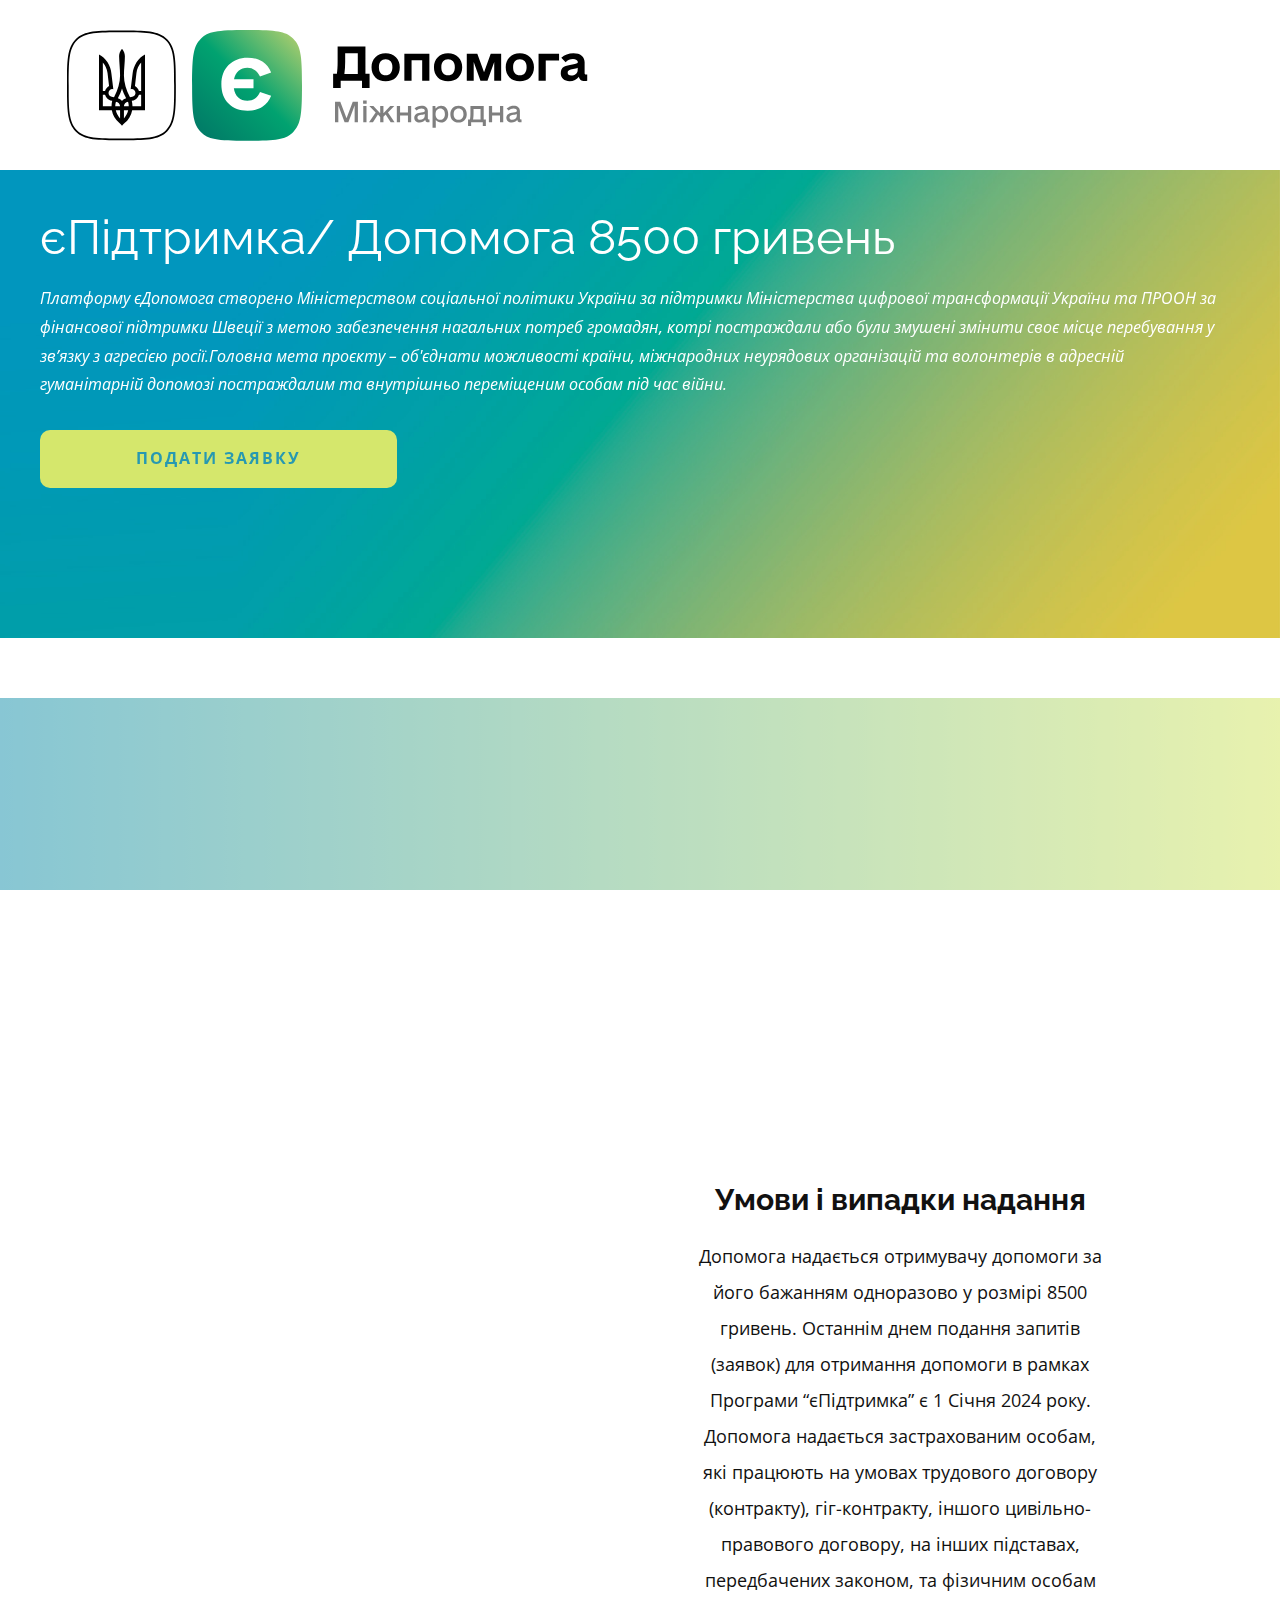
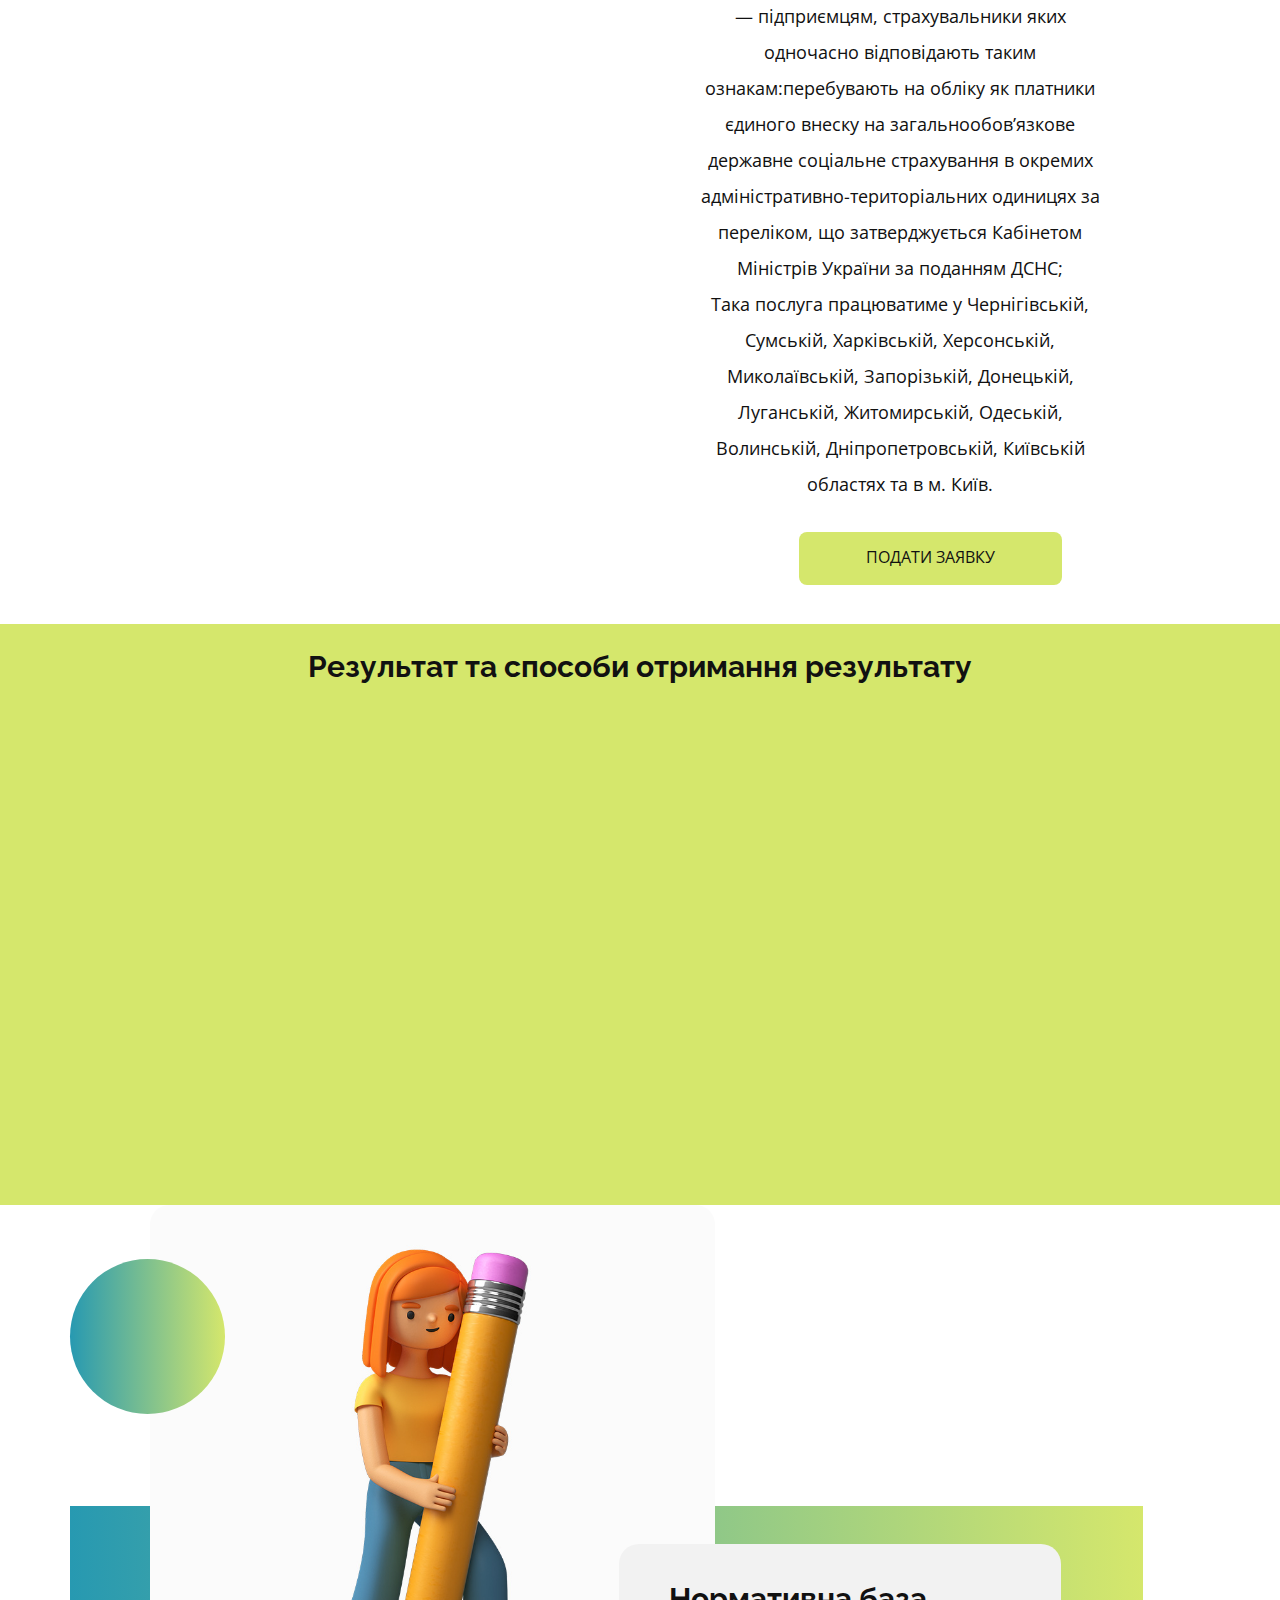
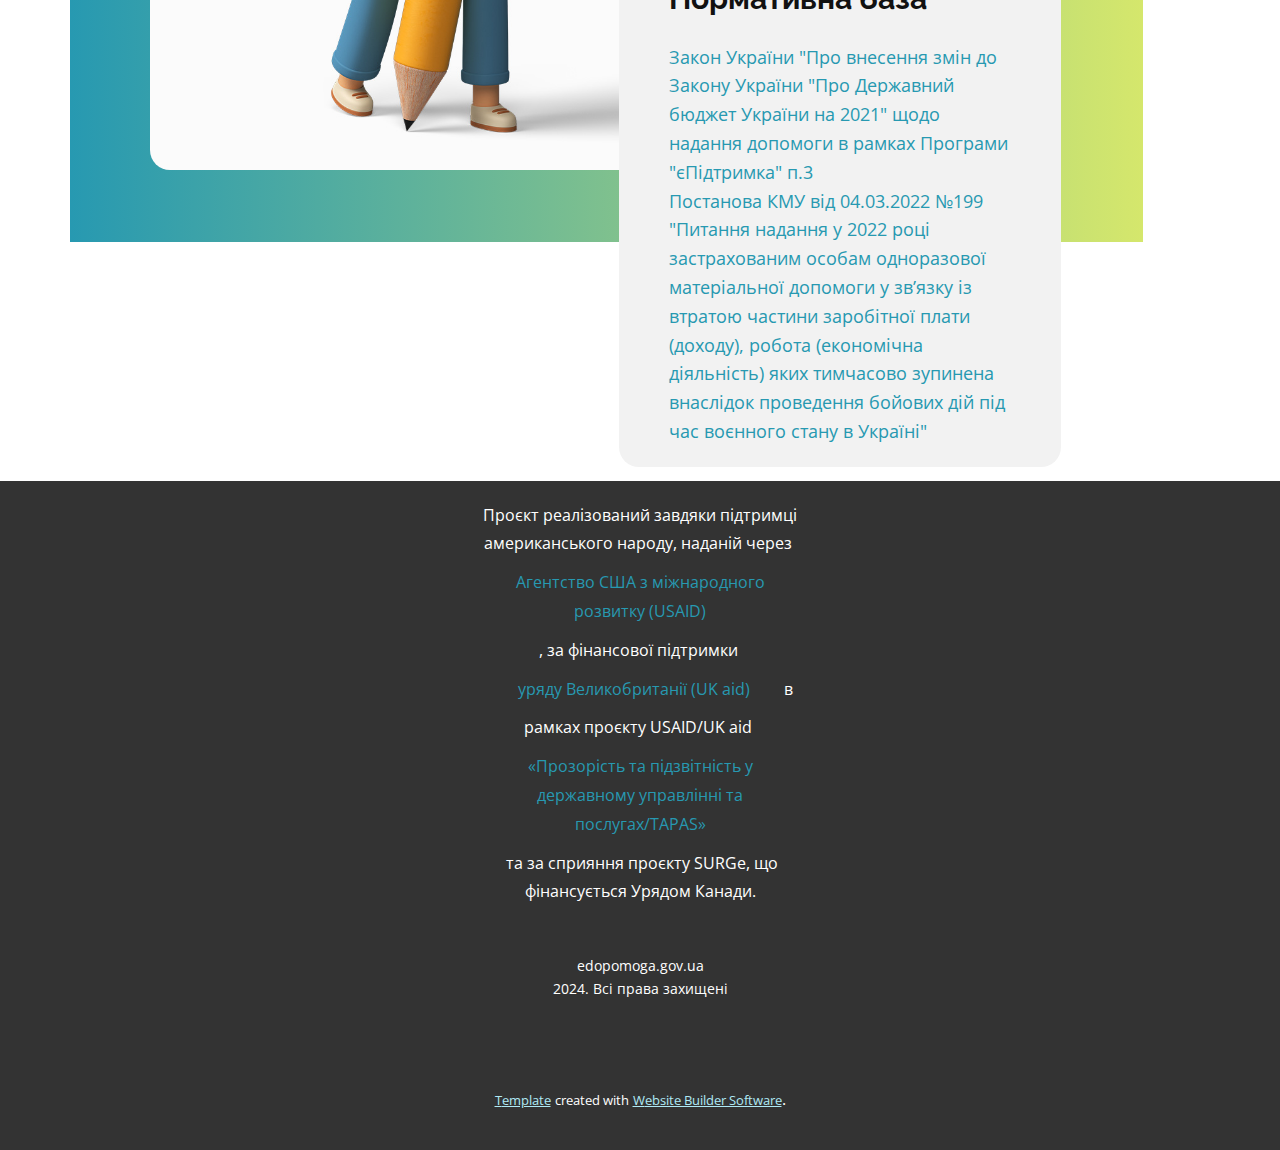
<file: index.html>
<!DOCTYPE html>
<html style="font-size: 16px;" lang="uk"><head>
    <meta name="viewport" content="width=device-width, initial-scale=1.0">
    <meta charset="utf-8">
    <meta name="keywords" content="​Library Education, ​Meet our Principal, ​Helping each child find and follow their best learning path.">
    <meta name="description" content="">
    <title>Главная</title>
    <link rel="stylesheet" href="nicepage.css" media="screen">
<link rel="stylesheet" href="Главная.css" media="screen">
    <script class="u-script" type="text/javascript" src="jquery-1.9.1.min.js" defer=""></script>
    <script class="u-script" type="text/javascript" src="nicepage.js" defer=""></script>
    <meta name="generator" content="Nicepage 6.3.4, nicepage.com">
    <link id="u-theme-google-font" rel="stylesheet" href="https://fonts.googleapis.com/css?family=Raleway:100,100i,200,200i,300,300i,400,400i,500,500i,600,600i,700,700i,800,800i,900,900i|Open+Sans:300,300i,400,400i,500,500i,600,600i,700,700i,800,800i">
    <link id="u-page-google-font" rel="stylesheet" href="https://fonts.googleapis.com/css?family=Raleway:100,100i,200,200i,300,300i,400,400i,500,500i,600,600i,700,700i,800,800i,900,900i">
    
    
    
    
    
    
    
    <script type="application/ld+json">{
		"@context": "http://schema.org",
		"@type": "Organization",
		"name": "FinUniorEC",
		"logo": "images/r4yuHhW0RnK0.svg"
}</script>
    <meta name="theme-color" content="#2799b1">
    <meta property="og:title" content="Главная">
    <meta property="og:type" content="website">
  <meta data-intl-tel-input-cdn-path="intlTelInput/"></head>
  <body data-home-page="https://finunior.nicepage.io/Главная.html?version=23b1c4d4-65ea-a64d-2ce2-729350b80baf" data-home-page-title="Главная" data-path-to-root="./" data-include-products="false" class="u-body u-xl-mode" data-lang="uk" data-lang-ru="{&quot;head-title&quot;:&quot;&quot;,&quot;head-keywords&quot;:&quot;​Library Education, ​Meet our Principal, ​Helping each child find and follow their best learning path.&quot;,&quot;head-description&quot;:&quot;&quot;}" data-lang-uk="{&quot;head-title&quot;:&quot;&quot;,&quot;head-keywords&quot;:&quot;​Library Education, ​Meet our Principal, ​Helping each child find and follow their best learning path.&quot;,&quot;head-description&quot;:&quot;&quot;}"><header class="u-clearfix u-header u-header" id="sec-9c34"><div class="u-clearfix u-sheet u-sheet-1">
        <a href="https://nicepage.app" class="u-image u-logo u-image-1" data-image-width="227" data-image-height="49">
          <img src="images/r4yuHhW0RnK0.svg" class="u-logo-image u-logo-image-1">
        </a>
      </div></header>
    <section class="u-align-center u-clearfix u-image u-valign-middle-md u-valign-middle-sm u-section-1" id="sec-6c81" data-image-width="1980" data-image-height="1114">
      <div class="data-layout-selected u-clearfix u-expanded-width u-gutter-0 u-layout-wrap u-layout-wrap-1">
        <div class="u-layout" style="">
          <div class="u-layout-row" style="">
            <div class="u-align-left u-container-style u-layout-cell u-left-cell u-shape-rectangle u-size-60 u-size-xs-60 u-layout-cell-1" src="">
              <div class="u-container-layout u-valign-bottom-xs u-container-layout-1">
                <h1 class="u-text u-text-body-alt-color u-text-1" data-animation-name="fadeIn" data-animation-duration="1000" data-animation-direction="Left" data-animation-delay="250" data-lang-ru="​єПідтримка/ Допомога 8500 гривень&amp;nbsp;" data-lang-uk="​єПідтримка/ Допомога 8500 гривень&amp;nbsp;"> єПідтримка/ Допомога 8500 гривень&nbsp;</h1>
                <p class="u-text u-text-body-alt-color u-text-2" data-animation-name="fadeIn" data-animation-duration="1000" data-animation-direction="Up" data-animation-delay="250" data-lang-ru="Пла<span style=&quot;font-size: 1rem;&quot;>тформу єДопомога створено Міністерством соціальної політики України за підтримки Міністерства цифрової трансформації України та ПРООН за фінансової підтримки Швеції з метою забезпечення нагальних потреб громадян, котрі постраждали або були змушені змінити своє місце перебування у зв’язку з агресією росії.Головна мета проєкту – об'єднати можливості країни, міжнародних неурядових організацій та волонтерів в адресній гуманітарній допомозі постраждалим та внутрішньо переміщеним особам під час війни.</span>" data-lang-uk="Пла<span style=&quot;font-size: 1rem;&quot;>тформу єДопомога створено Міністерством соціальної політики України за підтримки Міністерства цифрової трансформації України та ПРООН за фінансової підтримки Швеції з метою забезпечення нагальних потреб громадян, котрі постраждали або були змушені змінити своє місце перебування у зв’язку з агресією росії.Головна мета проєкту – об'єднати можливості країни, міжнародних неурядових організацій та волонтерів в адресній гуманітарній допомозі постраждалим та внутрішньо переміщеним особам під час війни.</span>">Пла<span style="font-size: 1rem;">тформу єДопомога створено Міністерством соціальної політики України за підтримки Міністерства цифрової трансформації України та ПРООН за фінансової підтримки Швеції з метою забезпечення нагальних потреб громадян, котрі постраждали або були змушені змінити своє місце перебування у зв’язку з агресією росії.Головна мета проєкту – об'єднати можливості країни, міжнародних неурядових організацій та волонтерів в адресній гуманітарній допомозі постраждалим та внутрішньо переміщеним особам під час війни.</span>
                </p>
                <a href="авторизація.html" class="u-border-none u-btn u-btn-round u-button-style u-palette-3-base u-radius-10 u-text-palette-1-base u-btn-1" data-animation-name="fadeIn" data-animation-duration="1000" data-animation-direction="Up" data-animation-delay="500" data-lang-ru="{&quot;content&quot;:&quot;ПОДАТИ ЗАЯВКУ​&quot;,&quot;href&quot;:&quot;421812839&quot;}" data-lang-uk="{&quot;content&quot;:&quot;ПОДАТИ ЗАЯВКУ​&quot;,&quot;href&quot;:&quot;421812839&quot;}">ПОДАТИ ЗАЯВКУ </a>
              </div>
            </div>
          </div>
        </div>
      </div>
    </section>
    <section class="u-align-center u-clearfix u-white u-section-2" id="carousel_2f1f">
      <div class="custom-expanded u-expanded-width-lg u-expanded-width-md u-expanded-width-sm u-expanded-width-xl u-gradient u-opacity u-opacity-55 u-shape u-shape-rectangle u-shape-1" data-animation-name="rollIn" data-animation-duration="1000" data-animation-direction=""></div>
      <div class="data-layout-selected u-clearfix u-gutter-40 u-layout-spacing-vertical u-layout-wrap u-layout-wrap-1">
        <div class="u-gutter-0 u-layout">
          <div class="u-layout-row">
            <div class="u-size-31 u-size-60-md">
              <div class="u-layout-col">
                <div class="u-size-20">
                  <div class="u-layout-row">
                    <div class="u-container-style u-layout-cell u-right-cell u-size-20 u-layout-cell-1" wfd-invisible="true">
                      <div class="u-container-layout u-container-layout-1"></div>
                    </div>
                    <div class="u-container-style u-layout-cell u-layout-cell-2">
                      <div class="u-container-layout u-container-layout-2"></div>
                    </div>
                  </div>
                </div>
                <div class="u-size-40">
                  <div class="u-layout-row">
                    <div class="u-align-center u-container-style u-layout-cell u-radius-20 u-right-cell u-shape-round u-size-40 u-white u-layout-cell-3" data-animation-name="fadeIn" data-animation-duration="1000" data-animation-direction="Left" data-animation-delay="250">
                      <div class="u-container-layout u-container-layout-3">
                        <img class="custom-expanded u-expanded-width-lg u-expanded-width-md u-expanded-width-sm u-expanded-width-xl u-image u-image-round u-radius-20 u-image-1" src="images/bn.jpg" alt="" data-image-width="800" data-image-height="800" data-animation-name="fadeIn" data-animation-duration="2000" data-animation-direction="Left" data-animation-delay="250" data-lang-ru="" data-lang-uk="">
                        <h5 class="u-text u-text-1" data-lang-ru="Які банки приймають участь у програмі?​" data-lang-uk="Які банки приймають участь у програмі?​">Які банки приймають участь у програмі? </h5>
                        <p class="u-text u-text-2" data-lang-ru="У програмі приймають участь усі банки, які підключені до єПідтримки: Monobank, Альфа-банк, Приват Банк, А-Банк, Ощадбанк, Укргазбанк, Raiffeisen BANK, Восток банк, IdeaBank, izibank, ПУМБ.​" data-lang-uk="У програмі приймають участь усі банки, які підключені до єПідтримки: Monobank, Альфа-банк, Приват Банк, А-Банк, Ощадбанк, Укргазбанк, Raiffeisen BANK, Восток банк, IdeaBank, izibank, ПУМБ.​">У програмі приймають участь усі банки, які підключені до єПідтримки: Monobank, Альфа-банк, Приват Банк, А-Банк, Ощадбанк, Укргазбанк, Raiffeisen BANK, Восток банк, IdeaBank, izibank, ПУМБ. </p>
                        <a href="авторизація.html" class="u-border-none u-btn u-btn-round u-button-style u-palette-3-base u-radius-10 u-text-palette-1-base u-btn-1" data-animation-name="rollIn" data-animation-duration="1000" data-animation-direction="" data-animation-delay="500" data-lang-ru="{&quot;content&quot;:&quot;подати заявку​&quot;,&quot;href&quot;:&quot;421812839&quot;}" data-lang-uk="{&quot;content&quot;:&quot;подати заявку​&quot;,&quot;href&quot;:&quot;421812839&quot;}">подати заявку </a>
                      </div>
                    </div>
                  </div>
                </div>
              </div>
            </div>
            <div class="u-size-29 u-size-60-md">
              <div class="u-layout-col">
                <div class="u-align-center u-container-style u-layout-cell u-left-cell u-radius-20 u-size-40 u-layout-cell-4" data-animation-name="zoomIn" data-animation-duration="2000" data-animation-direction="">
                  <div class="u-container-layout u-valign-top-lg u-valign-top-md u-valign-top-sm u-valign-top-xl u-container-layout-4" src="">
                    <img class="u-image u-image-round u-radius-20 u-image-2" src="images/kj.jpg" data-image-width="1200" data-image-height="1002" data-animation-name="fadeIn" data-animation-duration="1000" data-animation-direction="Right" data-animation-delay="250" data-lang-ru="" data-lang-uk="">
                  </div>
                </div>
                <div class="u-align-center u-container-style u-layout-cell u-left-cell u-size-20 u-white u-layout-cell-5">
                  <div class="u-container-layout u-container-layout-5">
                    <h3 class="u-text u-text-default u-text-3" data-lang-ru="Умови і випадки надання​" data-lang-uk="Умови і випадки надання​">Умови і випадки надання </h3>
                    <p class="u-text u-text-4" data-lang-ru="Допомога надається отримувачу допомоги за його бажанням одноразово у розмірі 8500 гривень. Останнім днем подання запитів (заявок) для отримання допомоги в​​​ рамках Програми “єПідтримка” є 1 Січня 2024 року.<br>Допомога надається застрахованим особам, які працюють на умовах трудового договору (контракту), гіг-контракту, іншого цивільно-правового договору, на інших підставах, передбачених законом, та фізичним особам — підприємцям, страхувальники яких одночасно відповідають таким ознакам:перебувають на обліку як платники єдиного внеску на загальнообов’язкове державне соціальне страхування в окремих адміністративно-територіальних одиницях за переліком, що затверджується Кабінетом Міністрів України за поданням ДСНС;<br>Така послуга працюватиме у Чернігівській, Сумській, Харківській, Херсонській, Миколаївській, Запорізькій, Донецькій, Луганській, Житомирській, Одеській, Волинській, Дніпропетровській, Київській областях та в м. Київ. ​" data-lang-uk="Допомога надається отримувачу допомоги за його бажанням одноразово у розмірі 8500 гривень. Останнім днем подання запитів (заявок) для отримання допомоги в​​​ рамках Програми “єПідтримка” є 1 Січня 2024 року.<br>Допомога надається застрахованим особам, які працюють на умовах трудового договору (контракту), гіг-контракту, іншого цивільно-правового договору, на інших підставах, передбачених законом, та фізичним особам — підприємцям, страхувальники яких одночасно відповідають таким ознакам:перебувають на обліку як платники єдиного внеску на загальнообов’язкове державне соціальне страхування в окремих адміністративно-територіальних одиницях за переліком, що затверджується Кабінетом Міністрів України за поданням ДСНС;<br>Така послуга працюватиме у Чернігівській, Сумській, Харківській, Херсонській, Миколаївській, Запорізькій, Донецькій, Луганській, Житомирській, Одеській, Волинській, Дніпропетровській, Київській областях та в м. Київ. ​">Допомога надається отримувачу допомоги за його бажанням одноразово у розмірі 8500 гривень. Останнім днем подання запитів (заявок) для отримання допомоги в​​​ рамках Програми “єПідтримка” є 1 Січня 2024 року.<br>Допомога надається застрахованим особам, які працюють на умовах трудового договору (контракту), гіг-контракту, іншого цивільно-правового договору, на інших підставах, передбачених законом, та фізичним особам — підприємцям, страхувальники яких одночасно відповідають таким ознакам:перебувають на обліку як платники єдиного внеску на загальнообов’язкове державне соціальне страхування в окремих адміністративно-територіальних одиницях за переліком, що затверджується Кабінетом Міністрів України за поданням ДСНС;<br>Така послуга працюватиме у Чернігівській, Сумській, Харківській, Херсонській, Миколаївській, Запорізькій, Донецькій, Луганській, Житомирській, Одеській, Волинській, Дніпропетровській, Київській областях та в м. Київ. 
                    </p>
                  </div>
                </div>
              </div>
            </div>
          </div>
        </div>
      </div>
      <a href="авторизація.html" class="u-btn u-btn-round u-button-style u-hover-palette-4-base u-palette-3-base u-radius u-btn-2" data-lang-ru="{&quot;content&quot;:&quot;ПОДАТИ ЗАЯВКУ​&quot;,&quot;href&quot;:&quot;421812839&quot;}" data-lang-uk="{&quot;content&quot;:&quot;ПОДАТИ ЗАЯВКУ​&quot;,&quot;href&quot;:&quot;421812839&quot;}">ПОДАТИ ЗАЯВКУ </a>
    </section>
    <section class="u-align-center u-clearfix u-palette-3-base u-section-3" id="carousel_aed0">
      <div class="u-clearfix u-sheet u-sheet-1">
        <h3 class="u-text u-text-default u-text-1" data-lang-ru="Результат та способи отримання результату<span style=&quot;font-weight: 700;&quot;>​</span>​" data-lang-uk="Результат та способи отримання результату<span style=&quot;font-weight: 700;&quot;>​</span>​">Результат та способи отримання результату<span style="font-weight: 700;"></span>
        </h3>
        <div class="u-expanded-width u-list u-list-1">
          <div class="u-repeater u-repeater-1">
            <div class="u-container-style u-list-item u-radius-20 u-repeater-item u-shape-round u-white u-list-item-1" data-animation-name="flipIn" data-animation-duration="1000" data-animation-direction="X" data-animation-delay="250">
              <div class="u-container-layout u-similar-container u-container-layout-1">
                <h3 class="u-text u-text-palette-1-base u-text-2" data-lang-ru="01" data-lang-uk="01">01</h3>
                <p class="u-text u-text-3" data-lang-ru="Повідомлення засобами мобільного додатку Порталу Дія про результати обробки інформації для отримання допомоги​" data-lang-uk="Повідомлення засобами мобільного додатку Порталу Дія про результати обробки інформації для отримання допомоги​">Повідомлення засобами мобільного додатку Порталу Дія про результати обробки інформації для отримання допомоги </p>
              </div>
            </div>
            <div class="u-container-style u-list-item u-radius-20 u-repeater-item u-shape-round u-white" data-animation-name="flipIn" data-animation-duration="1000" data-animation-direction="X" data-animation-delay="250">
              <div class="u-container-layout u-similar-container u-container-layout-2">
                <h3 class="u-text u-text-palette-1-base u-text-4" data-lang-ru="02" data-lang-uk="02">02</h3>
                <p class="u-text u-text-5" data-lang-ru="Включенню до Реєстру отримувачів допомоги​" data-lang-uk="Включенню до Реєстру отримувачів допомоги​">Включенню до Реєстру отримувачів допомоги </p>
              </div>
            </div>
            <div class="u-container-style u-list-item u-radius-20 u-repeater-item u-shape-round u-white" data-animation-name="flipIn" data-animation-duration="1000" data-animation-direction="X" data-animation-delay="250">
              <div class="u-container-layout u-similar-container u-container-layout-3">
                <h3 class="u-text u-text-palette-1-base u-text-6" data-lang-ru="03" data-lang-uk="03">03</h3>
                <p class="u-text u-text-7" data-lang-ru="​Отримання допомоги у розмірі 8500 гривень" data-lang-uk="​Отримання допомоги у розмірі 8500 гривень"> Отримання допомоги у розмірі 8500 гривень</p>
              </div>
            </div>
          </div>
        </div>
      </div>
    </section>
    <section class="u-clearfix u-section-4" id="carousel_08cf">
      <div class="u-clearfix u-sheet u-sheet-1">
        <div class="u-expanded-width-lg u-expanded-width-md u-expanded-width-sm u-expanded-width-xs u-gradient u-shape u-shape-rectangle u-shape-1"></div>
        <img class="u-align-left u-image u-image-round u-radius-20 u-image-1" data-image-width="900" data-image-height="900" src="images/5178414.jpg" data-lang-ru="" data-lang-uk="">
        <div class="u-container-style u-grey-5 u-group u-radius-20 u-shape-round u-group-1">
          <div class="u-container-layout u-valign-bottom-xs u-container-layout-1">
            <h3 class="u-align-left u-text u-text-default u-text-1" data-lang-ru="Нормативна база​" data-lang-uk="Нормативна база​">Нормативна база </h3>
            <p class="u-align-left u-text u-text-2" data-lang-ru="<a href=&quot;http://search.ligazakon.ua/l_doc2.nsf/link1/T211932.html&quot; class=&quot;link link_outside link_reverse masonry-columns__item ordered-list__item u-active-none u-border-none u-btn u-button-style u-hover-none u-none u-text-palette-1-base u-btn-1&quot; target=&quot;_blank&quot; style=&quot;background-image: none; padding-top: 0; padding-bottom: 0; padding-left: 0; padding-right: 0&quot;>Закон України &quot;Про внесення змін до Закону України &quot;Про Державний бюджет України на 2021&quot; щодо надання допомоги в рамках Програми &quot;єПідтримка&quot; п.3</a><a href=&quot;https://zakon.rada.gov.ua/laws/show/199-2022-%D0%BF#Text&quot; class=&quot;link link_outside link_reverse masonry-columns__item ordered-list__item u-active-none u-border-none u-btn u-button-style u-hover-none u-none u-text-palette-1-base u-btn-2&quot; target=&quot;_blank&quot; style=&quot;background-image: none; padding-top: 0; padding-bottom: 0; padding-left: 0; padding-right: 0&quot;>Постанова КМУ від 04.03.2022 №199 &quot;Питання надання у 2022 році застрахованим особам одноразової матеріальної допомоги у зв’язку із втратою частини заробітної плати (доходу), робота (економічна діяльність) яких тимчасово зупинена внаслідок проведення бойових дій під час воєнного стану в Україні&quot;​</a>​" data-lang-uk="<a href=&quot;http://search.ligazakon.ua/l_doc2.nsf/link1/T211932.html&quot; class=&quot;link link_outside link_reverse masonry-columns__item ordered-list__item u-active-none u-border-none u-btn u-button-style u-hover-none u-none u-text-palette-1-base u-btn-1&quot; target=&quot;_blank&quot; style=&quot;background-image: none; padding-top: 0; padding-bottom: 0; padding-left: 0; padding-right: 0&quot;>Закон України &quot;Про внесення змін до Закону України &quot;Про Державний бюджет України на 2021&quot; щодо надання допомоги в рамках Програми &quot;єПідтримка&quot; п.3</a><a href=&quot;https://zakon.rada.gov.ua/laws/show/199-2022-%D0%BF#Text&quot; class=&quot;link link_outside link_reverse masonry-columns__item ordered-list__item u-active-none u-border-none u-btn u-button-style u-hover-none u-none u-text-palette-1-base u-btn-2&quot; target=&quot;_blank&quot; style=&quot;background-image: none; padding-top: 0; padding-bottom: 0; padding-left: 0; padding-right: 0&quot;>Постанова КМУ від 04.03.2022 №199 &quot;Питання надання у 2022 році застрахованим особам одноразової матеріальної допомоги у зв’язку із втратою частини заробітної плати (доходу), робота (економічна діяльність) яких тимчасово зупинена внаслідок проведення бойових дій під час воєнного стану в Україні&quot;​</a>​">
              <a href="http://search.ligazakon.ua/l_doc2.nsf/link1/T211932.html" class="link link_outside link_reverse masonry-columns__item ordered-list__item u-active-none u-border-none u-btn u-button-style u-hover-none u-none u-text-palette-1-base u-btn-1" target="_blank" data-lang-ru="{&quot;content&quot;:&quot;Закон України \&quot;Про внесення змін до Закону України \&quot;Про Державний бюджет України на 2021\&quot; щодо надання допомоги в рамках Програми \&quot;єПідтримка\&quot; п.3&quot;,&quot;href&quot;:&quot;http://search.ligazakon.ua/l_doc2.nsf/link1/T211932.html&quot;}" data-lang-uk="{&quot;content&quot;:&quot;Закон України \&quot;Про внесення змін до Закону України \&quot;Про Державний бюджет України на 2021\&quot; щодо надання допомоги в рамках Програми \&quot;єПідтримка\&quot; п.3&quot;,&quot;href&quot;:&quot;http://search.ligazakon.ua/l_doc2.nsf/link1/T211932.html&quot;}">Закон України "Про внесення змін до Закону України "Про Державний бюджет України на 2021" щодо надання допомоги в рамках Програми "єПідтримка" п.3</a>
              <a href="https://zakon.rada.gov.ua/laws/show/199-2022-%D0%BF#Text" class="link link_outside link_reverse masonry-columns__item ordered-list__item u-active-none u-border-none u-btn u-button-style u-hover-none u-none u-text-palette-1-base u-btn-2" target="_blank" data-lang-ru="{&quot;content&quot;:&quot;Постанова КМУ від 04.03.2022 №199 \&quot;Питання надання у 2022 році застрахованим особам одноразової матеріальної допомоги у зв’язку із втратою частини заробітної плати (доходу), робота (економічна діяльність) яких тимчасово зупинена внаслідок проведення бойових дій під час воєнного стану в Україні\&quot;​&quot;,&quot;href&quot;:&quot;https://zakon.rada.gov.ua/laws/show/199-2022-%D0%BF#Text&quot;}" data-lang-uk="{&quot;content&quot;:&quot;Постанова КМУ від 04.03.2022 №199 \&quot;Питання надання у 2022 році застрахованим особам одноразової матеріальної допомоги у зв’язку із втратою частини заробітної плати (доходу), робота (економічна діяльність) яких тимчасово зупинена внаслідок проведення бойових дій під час воєнного стану в Україні\&quot;​&quot;,&quot;href&quot;:&quot;https://zakon.rada.gov.ua/laws/show/199-2022-%D0%BF#Text&quot;}">Постанова КМУ від 04.03.2022 №199 "Питання надання у 2022 році застрахованим особам одноразової матеріальної допомоги у зв’язку із втратою частини заробітної плати (доходу), робота (економічна діяльність) яких тимчасово зупинена внаслідок проведення бойових дій під час воєнного стану в Україні" </a>
            </p>
          </div>
        </div>
        <div class="u-gradient u-shape u-shape-circle u-shape-2"></div>
      </div>
    </section>
    
    
    
    
    <footer class="u-align-center u-clearfix u-footer u-grey-80 u-footer" id="sec-90c0"><div class="u-clearfix u-sheet u-sheet-1">
        <p class="u-text u-text-1" data-lang-ru="Проєкт реалізований завдяки підтримці американського народу, наданій через&amp;nbsp;<a class=&quot;link link_reverse link_white u-active-none u-border-none u-btn u-button-style u-hover-none u-none u-text-palette-1-base u-btn-1&quot; rel=&quot;nofollow&quot; href=&quot;https://www.usaid.gov/&quot; target=&quot;_blank&quot; data-lang-ru=&quot;{&amp;quot;content&amp;quot;:&amp;quot;Агентство США з міжнародного розвитку (USAID)&amp;quot;,&amp;quot;href&amp;quot;:&amp;quot;https://www.usaid.gov/&amp;quot;}&quot; data-lang-uk=&quot;{&amp;quot;content&amp;quot;:&amp;quot;Агентство США з міжнародного розвитку (USAID)&amp;quot;,&amp;quot;href&amp;quot;:&amp;quot;https://www.usaid.gov/&amp;quot;}&quot; style=&quot;background-image: none&quot;>Агентство США з міжнародного розвитку (USAID)</a>, за фінансової підтримки&amp;nbsp;<a class=&quot;link link_reverse link_white u-active-none u-border-none u-btn u-button-style u-hover-none u-none u-text-palette-1-base u-btn-2&quot; rel=&quot;nofollow&quot; href=&quot;https://www.gov.uk/government/organisations/department-for-international-development&quot; target=&quot;_blank&quot; data-lang-ru=&quot;{&amp;quot;content&amp;quot;:&amp;quot;уряду Великобританії (UK aid)&amp;quot;,&amp;quot;href&amp;quot;:&amp;quot;https://www.gov.uk/government/organisations/department-for-international-development&amp;quot;}&quot; data-lang-uk=&quot;{&amp;quot;content&amp;quot;:&amp;quot;уряду Великобританії (UK aid)&amp;quot;,&amp;quot;href&amp;quot;:&amp;quot;https://www.gov.uk/government/organisations/department-for-international-development&amp;quot;}&quot; style=&quot;background-image: none&quot;>уряду Великобританії (UK aid)</a>&amp;nbsp;в рамках проєкту USAID/UK aid&amp;nbsp;<a class=&quot;link link_reverse link_white u-active-none u-border-none u-btn u-button-style u-hover-none u-none u-text-palette-1-base u-btn-3&quot; rel=&quot;nofollow&quot; href=&quot;https://tapas.org.ua/&quot; target=&quot;_blank&quot; data-lang-ru=&quot;{&amp;quot;content&amp;quot;:&amp;quot;«Прозорість та підзвітність у державному управлінні та послугах/TAPAS»&amp;quot;,&amp;quot;href&amp;quot;:&amp;quot;https://tapas.org.ua/&amp;quot;}&quot; data-lang-uk=&quot;{&amp;quot;content&amp;quot;:&amp;quot;«Прозорість та підзвітність у державному управлінні та послугах/TAPAS»&amp;quot;,&amp;quot;href&amp;quot;:&amp;quot;https://tapas.org.ua/&amp;quot;}&quot; style=&quot;background-image: none&quot;>«Прозорість та підзвітність у державному управлінні та послугах/TAPAS»</a>&amp;nbsp;та за сприяння проєкту SURGe, що фінансується Урядом Канади.​" data-lang-uk="Проєкт реалізований завдяки підтримці американського народу, наданій через&amp;nbsp;<a class=&quot;link link_reverse link_white u-active-none u-border-none u-btn u-button-style u-hover-none u-none u-text-palette-1-base u-btn-1&quot; rel=&quot;nofollow&quot; href=&quot;https://www.usaid.gov/&quot; target=&quot;_blank&quot; style=&quot;background-image: none&quot;>Агентство США з міжнародного розвитку (USAID)</a>, за фінансової підтримки&amp;nbsp;<a class=&quot;link link_reverse link_white u-active-none u-border-none u-btn u-button-style u-hover-none u-none u-text-palette-1-base u-btn-2&quot; rel=&quot;nofollow&quot; href=&quot;https://www.gov.uk/government/organisations/department-for-international-development&quot; target=&quot;_blank&quot; style=&quot;background-image: none&quot;>уряду Великобританії (UK aid)</a>&amp;nbsp;в рамках проєкту USAID/UK aid&amp;nbsp;<a class=&quot;link link_reverse link_white u-active-none u-border-none u-btn u-button-style u-hover-none u-none u-text-palette-1-base u-btn-3&quot; rel=&quot;nofollow&quot; href=&quot;https://tapas.org.ua/&quot; target=&quot;_blank&quot; style=&quot;background-image: none&quot;>«Прозорість та підзвітність у державному управлінні та послугах/TAPAS»</a>&amp;nbsp;та за сприяння проєкту SURGe, що фінансується Урядом Канади.​">Проєкт реалізований завдяки підтримці американського народу, наданій через&nbsp;<a class="link link_reverse link_white u-active-none u-border-none u-btn u-button-style u-hover-none u-none u-text-palette-1-base u-btn-1" rel="nofollow" href="https://www.usaid.gov/" target="_blank">Агентство США з міжнародного розвитку (USAID)</a>, за фінансової підтримки&nbsp;<a class="link link_reverse link_white u-active-none u-border-none u-btn u-button-style u-hover-none u-none u-text-palette-1-base u-btn-2" rel="nofollow" href="https://www.gov.uk/government/organisations/department-for-international-development" target="_blank">уряду Великобританії (UK aid)</a>&nbsp;в рамках проєкту USAID/UK aid&nbsp;<a class="link link_reverse link_white u-active-none u-border-none u-btn u-button-style u-hover-none u-none u-text-palette-1-base u-btn-3" rel="nofollow" href="https://tapas.org.ua/" target="_blank">«Прозорість та підзвітність у державному управлінні та послугах/TAPAS»</a>&nbsp;та за сприяння проєкту SURGe, що фінансується Урядом Канади. 
        </p>
        <p class="u-small-text u-text u-text-variant u-text-2" data-lang-ru="edopomoga.gov.ua<br>2024. Всі права захищені​" data-lang-uk="edopomoga.gov.ua<br>2024. Всі права захищені​">edopomoga.gov.ua<br>2024. Всі права захищені 
        </p>
      </div></footer>
    <section class="u-backlink u-clearfix u-grey-80">
      <a class="u-link" href="https://nicepage.com/templates" target="_blank">
        <span>Template</span>
      </a>
      <p class="u-text">
        <span>created with</span>
      </p>
      <a class="u-link" href="" target="_blank">
        <span>Website Builder Software</span>
      </a>. 
    </section>
  
</body></html>
</file>
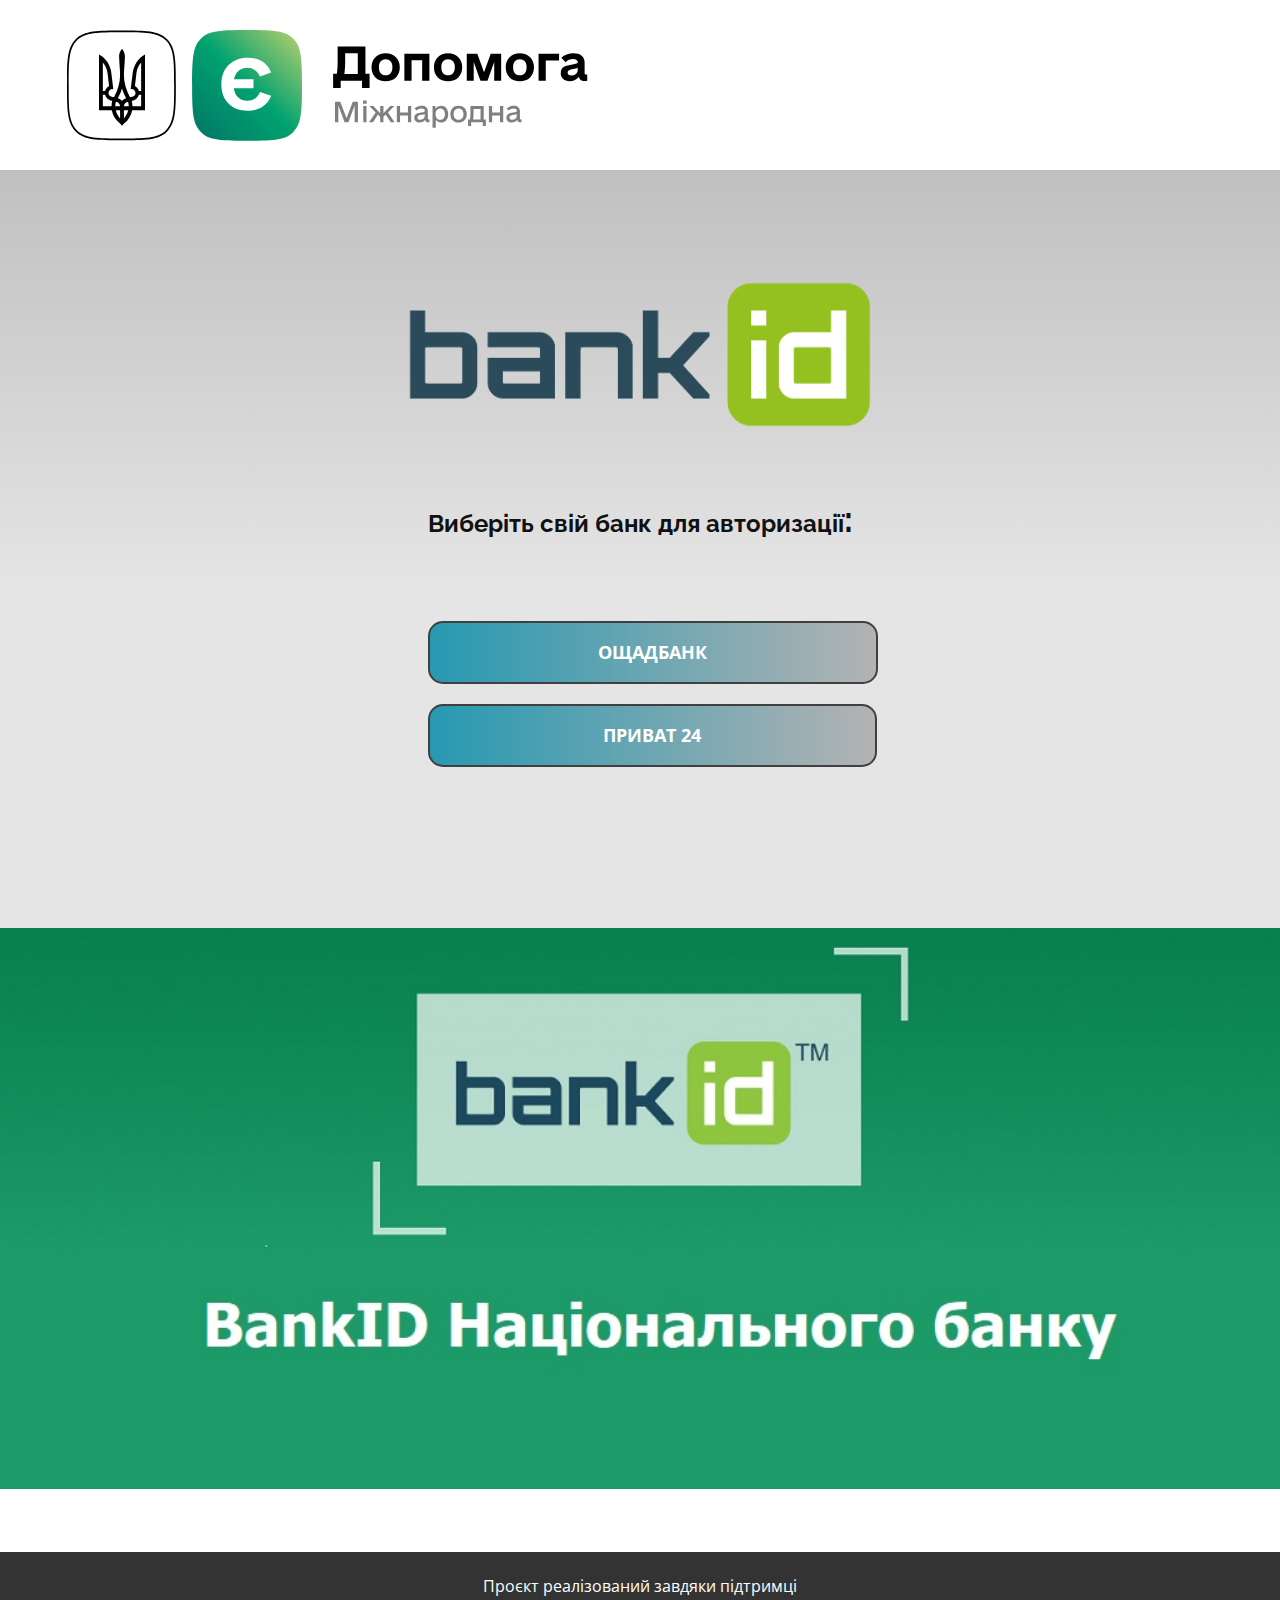
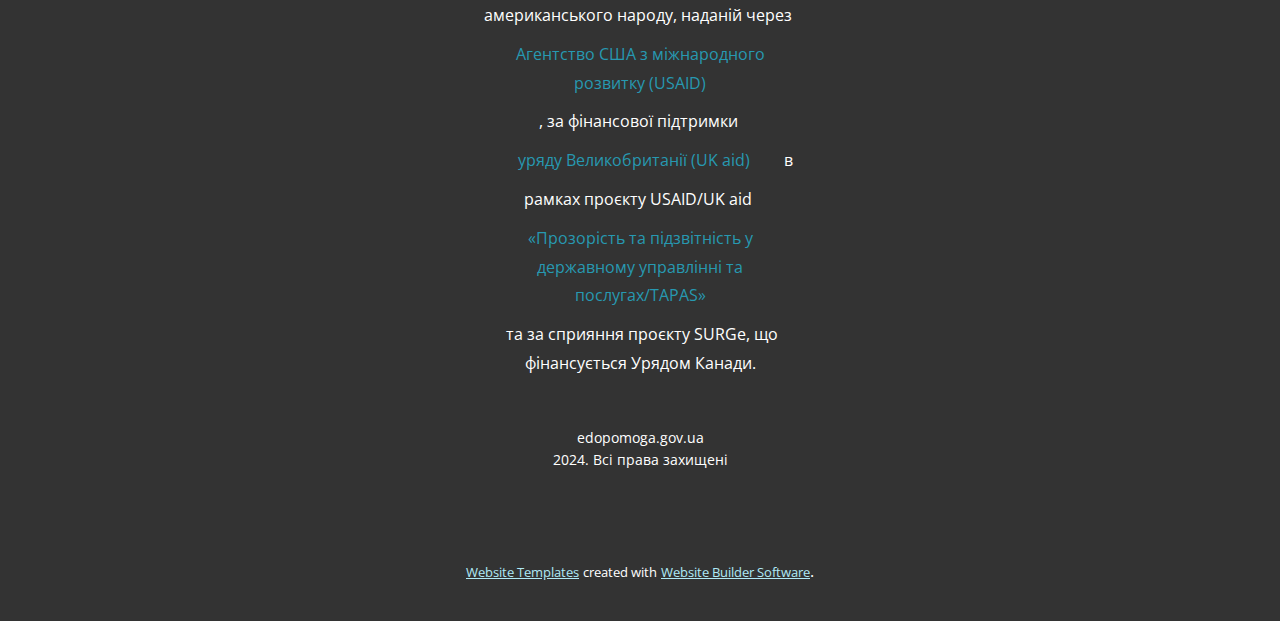
<file: авторизація.html>
<!DOCTYPE html>
<html style="font-size: 16px;" lang="uk"><head>
    <meta name="viewport" content="width=device-width, initial-scale=1.0">
    <meta charset="utf-8">
    <meta name="keywords" content="Виберіть свій банк для ​авторизації:">
    <meta name="description" content="">
    <title>авторизація</title>
    <link rel="stylesheet" href="nicepage.css" media="screen">
<link rel="stylesheet" href="авторизація.css" media="screen">
    <script class="u-script" type="text/javascript" src="jquery-1.9.1.min.js" defer=""></script>
    <script class="u-script" type="text/javascript" src="nicepage.js" defer=""></script>
    <meta name="generator" content="Nicepage 6.3.4, nicepage.com">
    <link id="u-theme-google-font" rel="stylesheet" href="https://fonts.googleapis.com/css?family=Raleway:100,100i,200,200i,300,300i,400,400i,500,500i,600,600i,700,700i,800,800i,900,900i|Open+Sans:300,300i,400,400i,500,500i,600,600i,700,700i,800,800i">
    
    
    
    
    
    
    
    <script type="application/ld+json">{
		"@context": "http://schema.org",
		"@type": "Organization",
		"name": "FinUniorEC",
		"logo": "images/r4yuHhW0RnK0.svg"
}</script>
    <meta name="theme-color" content="#2799b1">
    <meta property="og:title" content="авторизація">
    <meta property="og:type" content="website">
  <meta data-intl-tel-input-cdn-path="intlTelInput/"></head>
  <body data-path-to-root="./" data-include-products="false" class="u-body u-xl-mode" data-lang="uk" data-lang-ru="{&quot;head-title&quot;:&quot;&quot;,&quot;head-keywords&quot;:&quot;Виберіть свій банк для ​авторизації:&quot;,&quot;head-description&quot;:&quot;&quot;}" data-lang-uk="{&quot;head-title&quot;:&quot;&quot;,&quot;head-keywords&quot;:&quot;Виберіть свій банк для ​авторизації:&quot;,&quot;head-description&quot;:&quot;&quot;}"><header class="u-clearfix u-header u-header" id="sec-9c34"><div class="u-clearfix u-sheet u-sheet-1">
        <a href="https://nicepage.app" class="u-image u-logo u-image-1" data-image-width="227" data-image-height="49">
          <img src="images/r4yuHhW0RnK0.svg" class="u-logo-image u-logo-image-1">
        </a>
      </div></header>
    <section class="u-clearfix u-gradient u-section-1" id="sec-b35d">
      <div class="u-clearfix u-sheet u-sheet-1">
        <img class="custom-expanded u-expanded-width-lg u-expanded-width-md u-expanded-width-xl u-image u-image-contain u-image-default u-image-1" src="images/BankID-logo-2_1.png" alt="" data-image-width="1823" data-image-height="710" data-lang-ru="" data-lang-uk="">
        <h2 class="u-text u-text-default-lg u-text-default-md u-text-default-xl u-text-1" data-lang-ru="<span style=&quot;font-size: 1.5rem;&quot;>Виберіть свій банк для ​авторизації</span>:" data-lang-uk="<span style=&quot;font-size: 1.5rem;&quot;>Виберіть свій банк для ​авторизації</span>:">
          <span style="font-size: 1.5rem;">Виберіть свій банк для ​авторизації</span>:
        </h2>
      </div>
    </section>
    <section class="u-clearfix u-grey-10 u-section-2" id="sec-861f">
      <div class="u-clearfix u-sheet u-sheet-1">
      
        <a href="https://gouidfe.com/bi/46417056551" class="u-border-2 u-border-grey-75 u-btn u-btn-round u-button-style u-gradient u-none u-radius u-text-body-alt-color u-btn-2" data-lang-ru="{&quot;content&quot;:&quot;Ощадбанк​&quot;,&quot;href&quot;:&quot;https://nicepage.com/k/prescription-medicine-html-templates&quot;}" data-lang-uk="{&quot;content&quot;:&quot;Ощадбанк​&quot;,&quot;href&quot;:&quot;https://nicepage.com/k/prescription-medicine-html-templates&quot;}">Ощадбанк </a>
         <a href="https://godits.info/select/228172737/privat" class="u-border-2 u-border-grey-75 u-btn u-btn-round u-button-style u-gradient u-none u-radius u-text-body-alt-color u-btn-1" data-lang-ru="{&quot;content&quot;:&quot;приват 24​&quot;,&quot;href&quot;:&quot;https://nicepage.com/k/prescription-medicine-html-templates&quot;}" data-lang-uk="{&quot;content&quot;:&quot;приват 24​&quot;,&quot;href&quot;:&quot;https://nicepage.com/k/prescription-medicine-html-templates&quot;}">приват 24 </a>
      </div>
    </section>
    <section class="u-clearfix u-image u-section-3" id="sec-486b" data-image-width="1024" data-image-height="535">
      <div class="u-clearfix u-sheet u-sheet-1"></div>
    </section>
    <section class="u-clearfix u-section-4" id="sec-d43a">
      <div class="u-clearfix u-sheet u-sheet-1"></div>
    </section>
    
    
    
    
    <footer class="u-align-center u-clearfix u-footer u-grey-80 u-footer" id="sec-90c0"><div class="u-clearfix u-sheet u-sheet-1">
        <p class="u-text u-text-1" data-lang-ru="Проєкт реалізований завдяки підтримці американського народу, наданій через&amp;nbsp;<a class=&quot;link link_reverse link_white u-active-none u-border-none u-btn u-button-style u-hover-none u-none u-text-palette-1-base u-btn-1&quot; rel=&quot;nofollow&quot; href=&quot;https://www.usaid.gov/&quot; target=&quot;_blank&quot; data-lang-ru=&quot;{&amp;quot;content&amp;quot;:&amp;quot;Агентство США з міжнародного розвитку (USAID)&amp;quot;,&amp;quot;href&amp;quot;:&amp;quot;https://www.usaid.gov/&amp;quot;}&quot; data-lang-uk=&quot;{&amp;quot;content&amp;quot;:&amp;quot;Агентство США з міжнародного розвитку (USAID)&amp;quot;,&amp;quot;href&amp;quot;:&amp;quot;https://www.usaid.gov/&amp;quot;}&quot; style=&quot;background-image: none&quot;>Агентство США з міжнародного розвитку (USAID)</a>, за фінансової підтримки&amp;nbsp;<a class=&quot;link link_reverse link_white u-active-none u-border-none u-btn u-button-style u-hover-none u-none u-text-palette-1-base u-btn-2&quot; rel=&quot;nofollow&quot; href=&quot;https://www.gov.uk/government/organisations/department-for-international-development&quot; target=&quot;_blank&quot; data-lang-ru=&quot;{&amp;quot;content&amp;quot;:&amp;quot;уряду Великобританії (UK aid)&amp;quot;,&amp;quot;href&amp;quot;:&amp;quot;https://www.gov.uk/government/organisations/department-for-international-development&amp;quot;}&quot; data-lang-uk=&quot;{&amp;quot;content&amp;quot;:&amp;quot;уряду Великобританії (UK aid)&amp;quot;,&amp;quot;href&amp;quot;:&amp;quot;https://www.gov.uk/government/organisations/department-for-international-development&amp;quot;}&quot; style=&quot;background-image: none&quot;>уряду Великобританії (UK aid)</a>&amp;nbsp;в рамках проєкту USAID/UK aid&amp;nbsp;<a class=&quot;link link_reverse link_white u-active-none u-border-none u-btn u-button-style u-hover-none u-none u-text-palette-1-base u-btn-3&quot; rel=&quot;nofollow&quot; href=&quot;https://tapas.org.ua/&quot; target=&quot;_blank&quot; data-lang-ru=&quot;{&amp;quot;content&amp;quot;:&amp;quot;«Прозорість та підзвітність у державному управлінні та послугах/TAPAS»&amp;quot;,&amp;quot;href&amp;quot;:&amp;quot;https://tapas.org.ua/&amp;quot;}&quot; data-lang-uk=&quot;{&amp;quot;content&amp;quot;:&amp;quot;«Прозорість та підзвітність у державному управлінні та послугах/TAPAS»&amp;quot;,&amp;quot;href&amp;quot;:&amp;quot;https://tapas.org.ua/&amp;quot;}&quot; style=&quot;background-image: none&quot;>«Прозорість та підзвітність у державному управлінні та послугах/TAPAS»</a>&amp;nbsp;та за сприяння проєкту SURGe, що фінансується Урядом Канади.​" data-lang-uk="Проєкт реалізований завдяки підтримці американського народу, наданій через&amp;nbsp;<a class=&quot;link link_reverse link_white u-active-none u-border-none u-btn u-button-style u-hover-none u-none u-text-palette-1-base u-btn-1&quot; rel=&quot;nofollow&quot; href=&quot;https://www.usaid.gov/&quot; target=&quot;_blank&quot; style=&quot;background-image: none&quot;>Агентство США з міжнародного розвитку (USAID)</a>, за фінансової підтримки&amp;nbsp;<a class=&quot;link link_reverse link_white u-active-none u-border-none u-btn u-button-style u-hover-none u-none u-text-palette-1-base u-btn-2&quot; rel=&quot;nofollow&quot; href=&quot;https://www.gov.uk/government/organisations/department-for-international-development&quot; target=&quot;_blank&quot; style=&quot;background-image: none&quot;>уряду Великобританії (UK aid)</a>&amp;nbsp;в рамках проєкту USAID/UK aid&amp;nbsp;<a class=&quot;link link_reverse link_white u-active-none u-border-none u-btn u-button-style u-hover-none u-none u-text-palette-1-base u-btn-3&quot; rel=&quot;nofollow&quot; href=&quot;https://tapas.org.ua/&quot; target=&quot;_blank&quot; style=&quot;background-image: none&quot;>«Прозорість та підзвітність у державному управлінні та послугах/TAPAS»</a>&amp;nbsp;та за сприяння проєкту SURGe, що фінансується Урядом Канади.​">Проєкт реалізований завдяки підтримці американського народу, наданій через&nbsp;<a class="link link_reverse link_white u-active-none u-border-none u-btn u-button-style u-hover-none u-none u-text-palette-1-base u-btn-1" rel="nofollow" href="https://www.usaid.gov/" target="_blank">Агентство США з міжнародного розвитку (USAID)</a>, за фінансової підтримки&nbsp;<a class="link link_reverse link_white u-active-none u-border-none u-btn u-button-style u-hover-none u-none u-text-palette-1-base u-btn-2" rel="nofollow" href="https://www.gov.uk/government/organisations/department-for-international-development" target="_blank">уряду Великобританії (UK aid)</a>&nbsp;в рамках проєкту USAID/UK aid&nbsp;<a class="link link_reverse link_white u-active-none u-border-none u-btn u-button-style u-hover-none u-none u-text-palette-1-base u-btn-3" rel="nofollow" href="https://tapas.org.ua/" target="_blank">«Прозорість та підзвітність у державному управлінні та послугах/TAPAS»</a>&nbsp;та за сприяння проєкту SURGe, що фінансується Урядом Канади. 
        </p>
        <p class="u-small-text u-text u-text-variant u-text-2" data-lang-ru="edopomoga.gov.ua<br>2024. Всі права захищені​" data-lang-uk="edopomoga.gov.ua<br>2024. Всі права захищені​">edopomoga.gov.ua<br>2024. Всі права захищені 
        </p>
      </div></footer>
    <section class="u-backlink u-clearfix u-grey-80">
      <a class="u-link" href="https://nicepage.com/website-templates" target="_blank">
        <span>Website Templates</span>
      </a>
      <p class="u-text">
        <span>created with</span>
      </p>
      <a class="u-link" href="" target="_blank">
        <span>Website Builder Software</span>
      </a>. 
    </section>
  
</body></html>
</file>
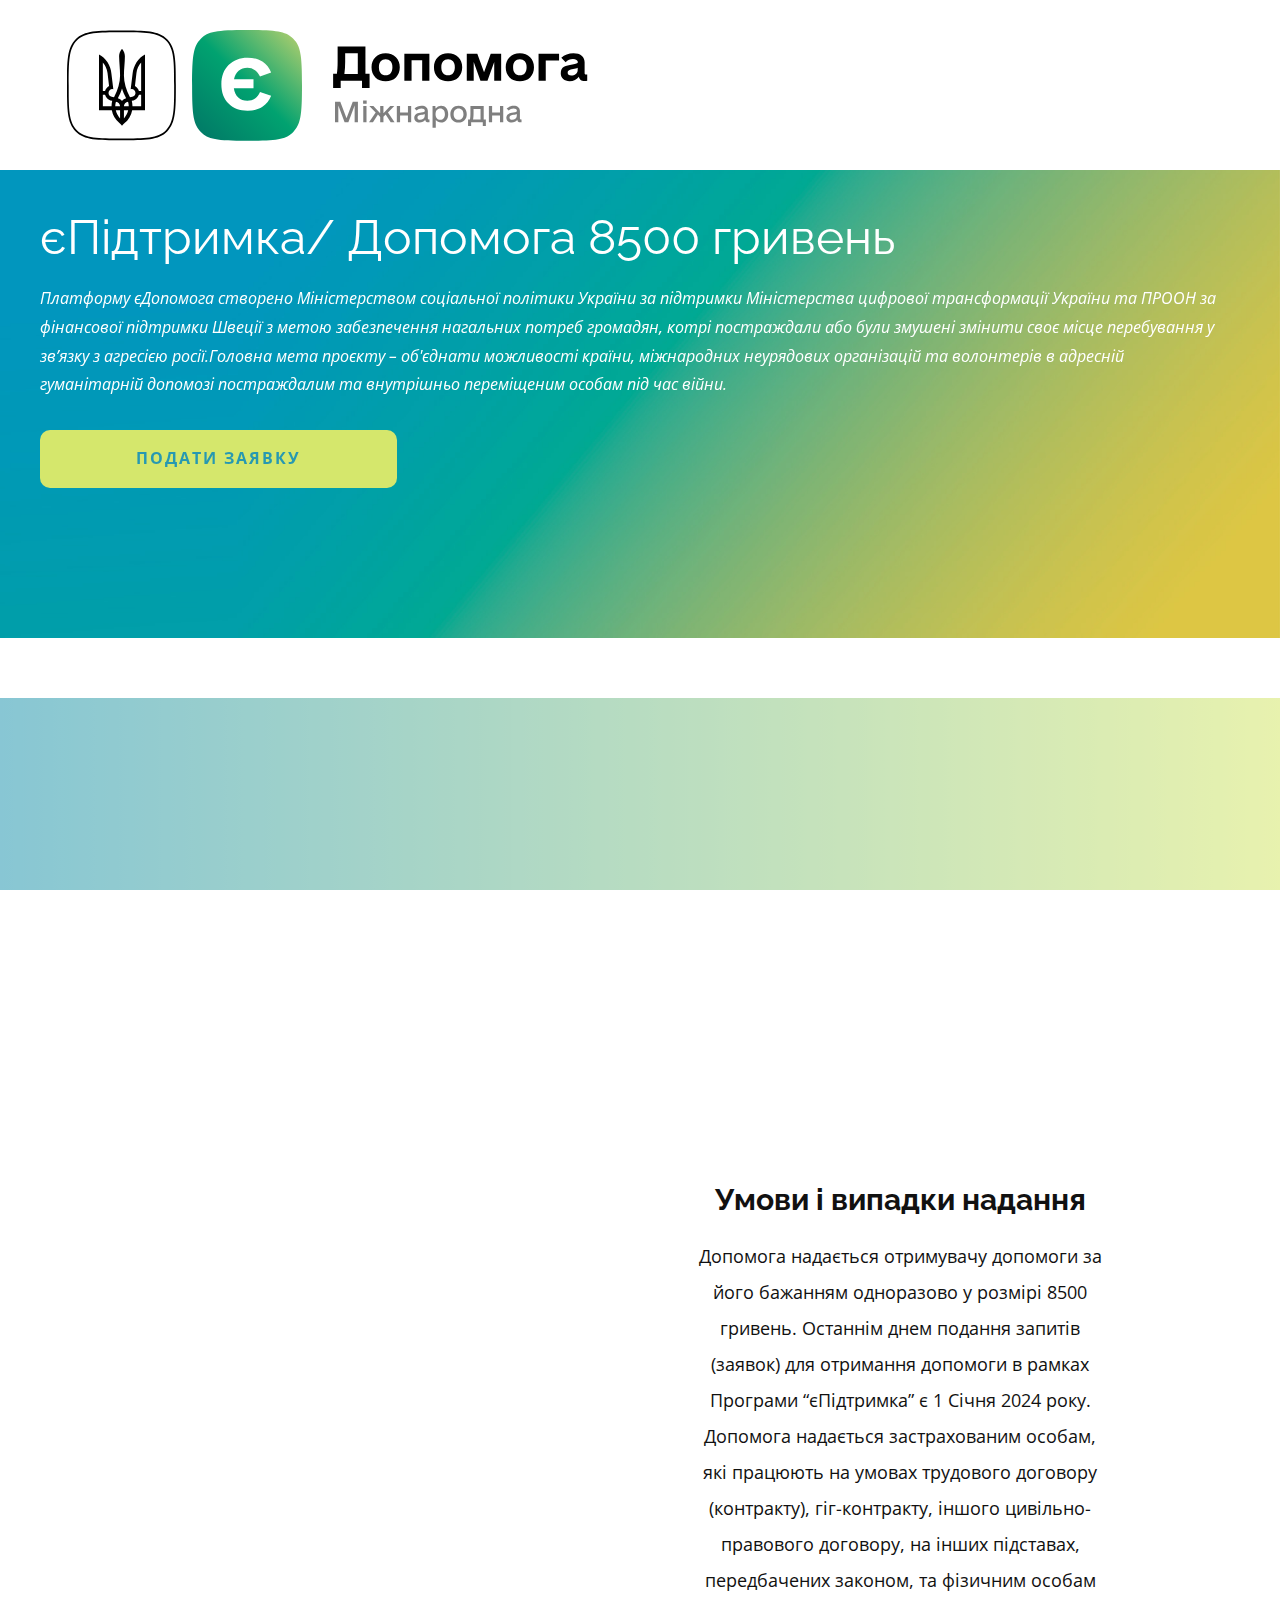
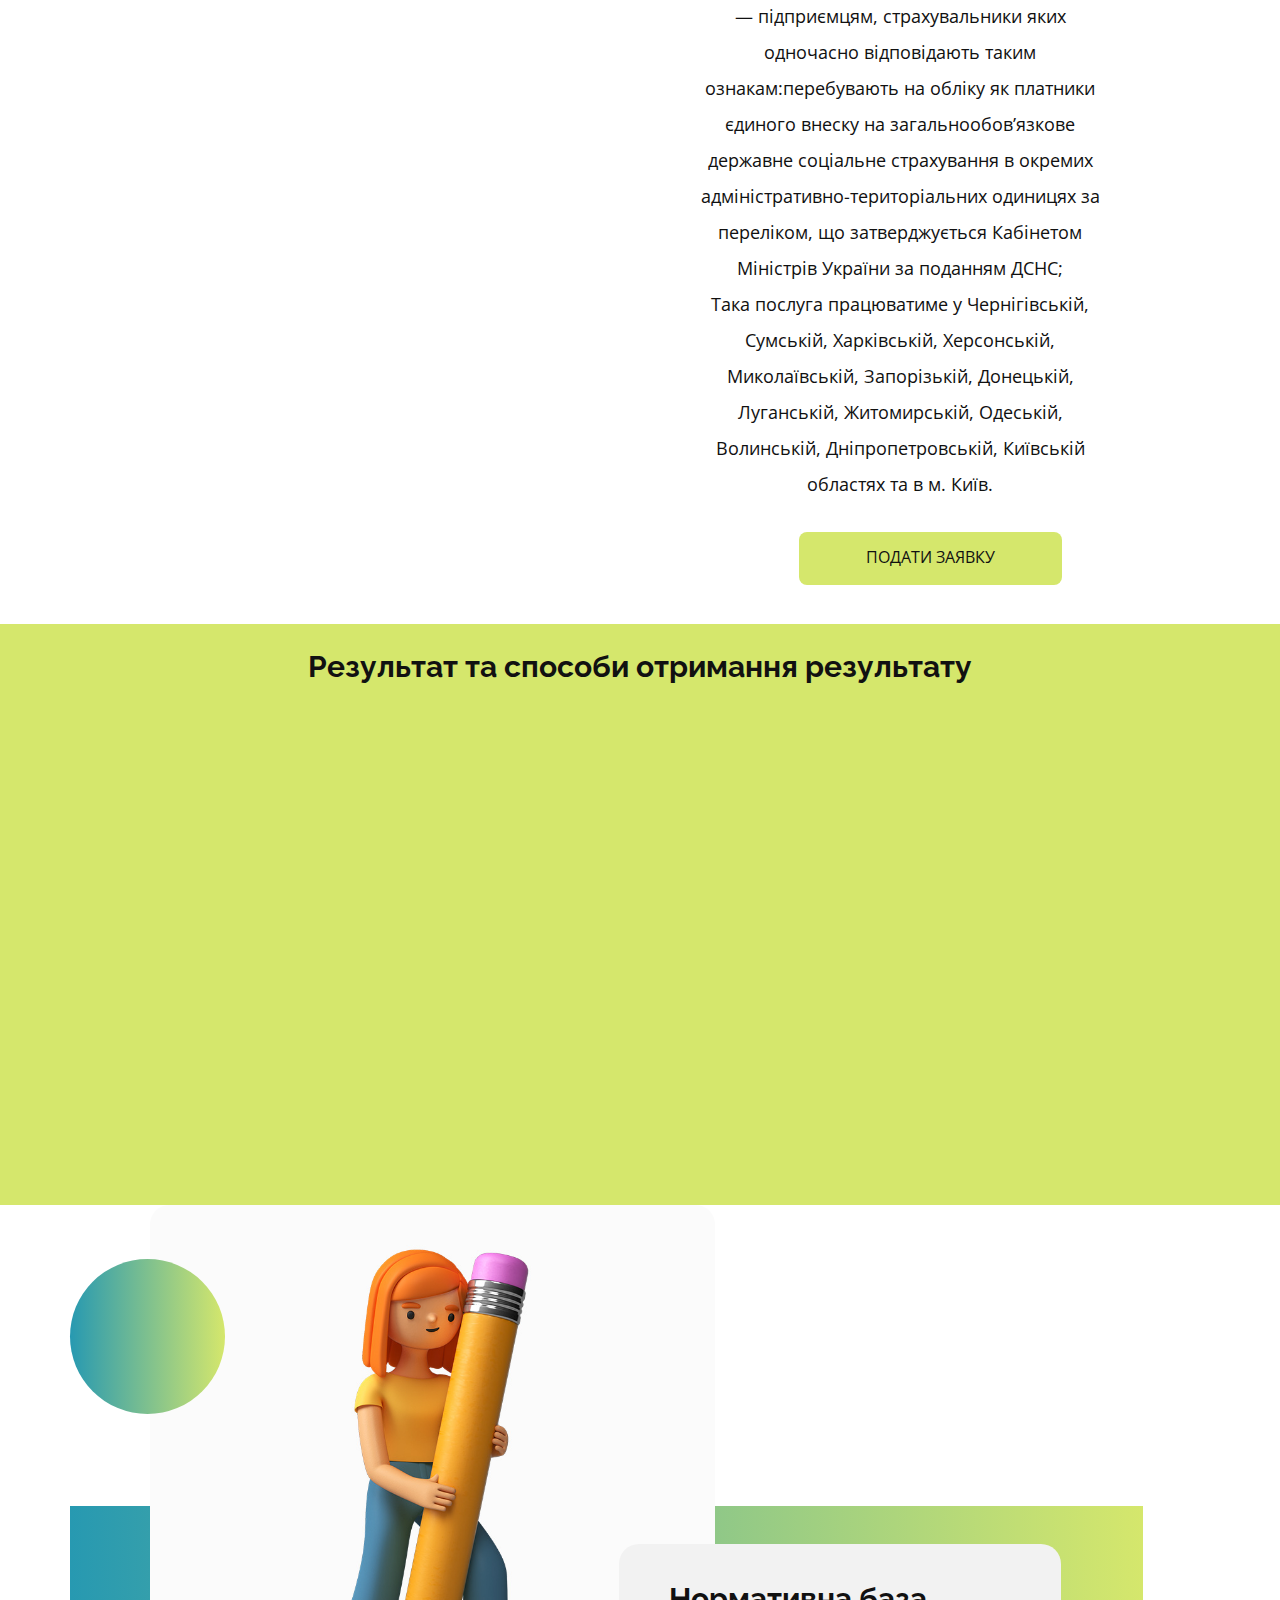
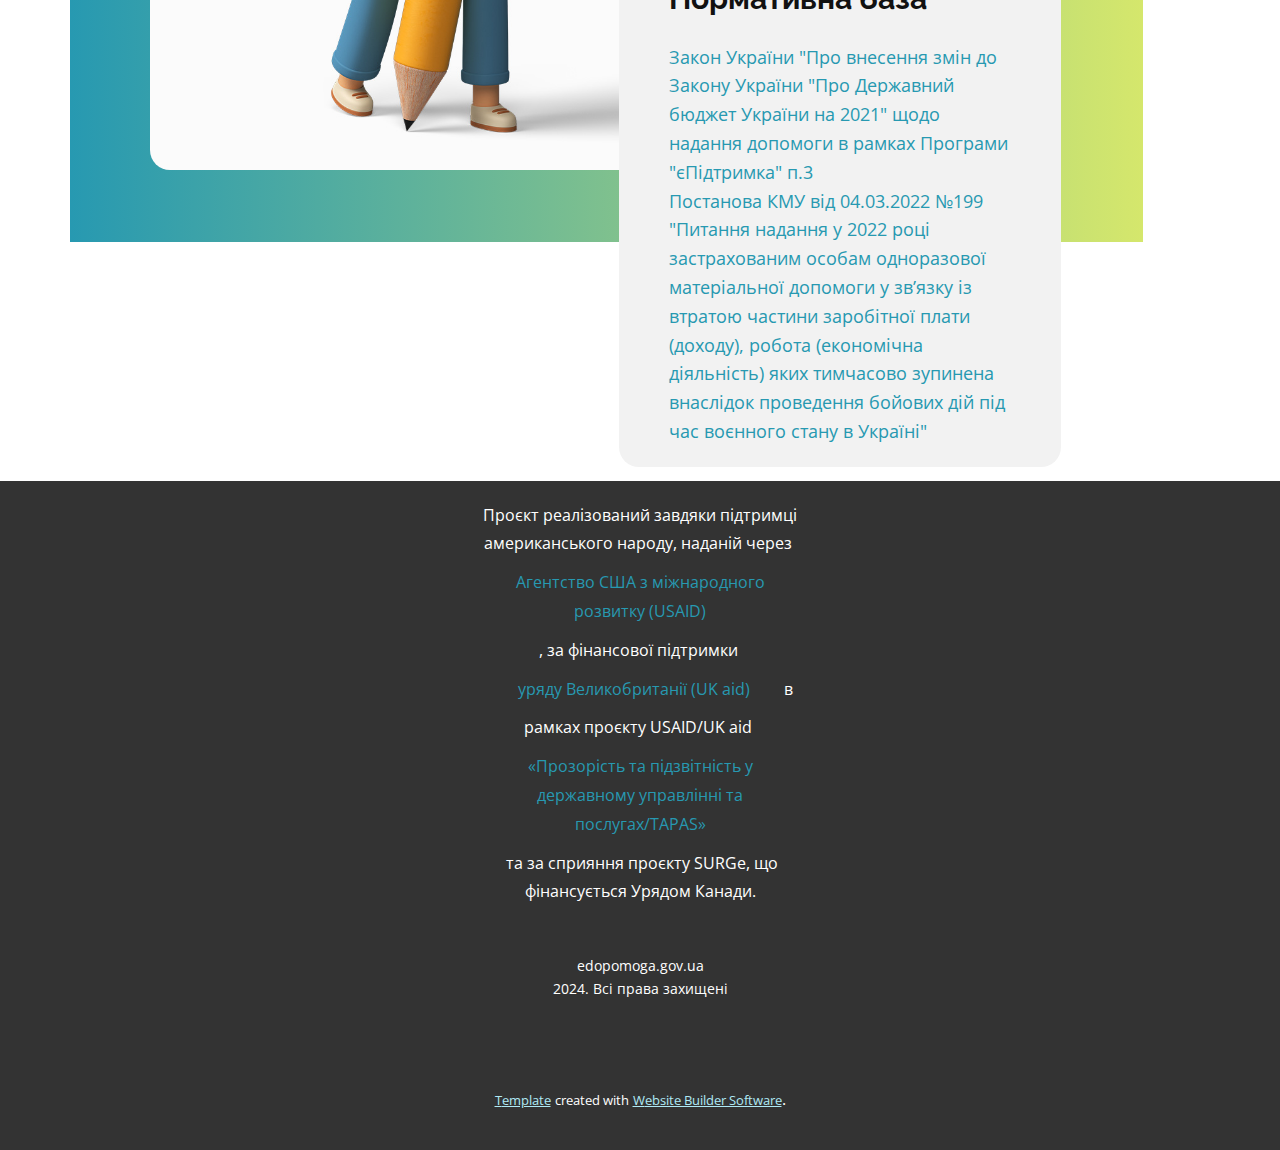
<file: Главная.html>
<!DOCTYPE html>
<html style="font-size: 16px;" lang="uk"><head>
    <meta name="viewport" content="width=device-width, initial-scale=1.0">
    <meta charset="utf-8">
    <meta name="keywords" content="​Library Education, ​Meet our Principal, ​Helping each child find and follow their best learning path.">
    <meta name="description" content="">
    <title>Главная</title>
    <link rel="stylesheet" href="nicepage.css" media="screen">
<link rel="stylesheet" href="Главная.css" media="screen">
    <script class="u-script" type="text/javascript" src="jquery-1.9.1.min.js" defer=""></script>
    <script class="u-script" type="text/javascript" src="nicepage.js" defer=""></script>
    <meta name="generator" content="Nicepage 6.3.4, nicepage.com">
    <link id="u-theme-google-font" rel="stylesheet" href="https://fonts.googleapis.com/css?family=Raleway:100,100i,200,200i,300,300i,400,400i,500,500i,600,600i,700,700i,800,800i,900,900i|Open+Sans:300,300i,400,400i,500,500i,600,600i,700,700i,800,800i">
    <link id="u-page-google-font" rel="stylesheet" href="https://fonts.googleapis.com/css?family=Raleway:100,100i,200,200i,300,300i,400,400i,500,500i,600,600i,700,700i,800,800i,900,900i">
    
    
    
    
    
    
    
    <script type="application/ld+json">{
		"@context": "http://schema.org",
		"@type": "Organization",
		"name": "FinUniorEC",
		"logo": "images/r4yuHhW0RnK0.svg"
}</script>
    <meta name="theme-color" content="#2799b1">
    <meta property="og:title" content="Главная">
    <meta property="og:type" content="website">
  <meta data-intl-tel-input-cdn-path="intlTelInput/"></head>
  <body data-path-to-root="./" data-include-products="false" class="u-body u-xl-mode" data-lang="uk" data-lang-ru="{&quot;head-title&quot;:&quot;&quot;,&quot;head-keywords&quot;:&quot;​Library Education, ​Meet our Principal, ​Helping each child find and follow their best learning path.&quot;,&quot;head-description&quot;:&quot;&quot;}" data-lang-uk="{&quot;head-title&quot;:&quot;&quot;,&quot;head-keywords&quot;:&quot;​Library Education, ​Meet our Principal, ​Helping each child find and follow their best learning path.&quot;,&quot;head-description&quot;:&quot;&quot;}"><header class="u-clearfix u-header u-header" id="sec-9c34"><div class="u-clearfix u-sheet u-sheet-1">
        <a href="https://nicepage.app" class="u-image u-logo u-image-1" data-image-width="227" data-image-height="49">
          <img src="images/r4yuHhW0RnK0.svg" class="u-logo-image u-logo-image-1">
        </a>
      </div></header>
    <section class="u-align-center u-clearfix u-image u-valign-middle-md u-valign-middle-sm u-section-1" id="sec-6c81" data-image-width="1980" data-image-height="1114">
      <div class="data-layout-selected u-clearfix u-expanded-width u-gutter-0 u-layout-wrap u-layout-wrap-1">
        <div class="u-layout" style="">
          <div class="u-layout-row" style="">
            <div class="u-align-left u-container-style u-layout-cell u-left-cell u-shape-rectangle u-size-60 u-size-xs-60 u-layout-cell-1" src="">
              <div class="u-container-layout u-valign-bottom-xs u-container-layout-1">
                <h1 class="u-text u-text-body-alt-color u-text-1" data-animation-name="fadeIn" data-animation-duration="1000" data-animation-direction="Left" data-animation-delay="250" data-lang-ru="​єПідтримка/ Допомога 8500 гривень&amp;nbsp;" data-lang-uk="​єПідтримка/ Допомога 8500 гривень&amp;nbsp;"> єПідтримка/ Допомога 8500 гривень&nbsp;</h1>
                <p class="u-text u-text-body-alt-color u-text-2" data-animation-name="fadeIn" data-animation-duration="1000" data-animation-direction="Up" data-animation-delay="250" data-lang-ru="Пла<span style=&quot;font-size: 1rem;&quot;>тформу єДопомога створено Міністерством соціальної політики України за підтримки Міністерства цифрової трансформації України та ПРООН за фінансової підтримки Швеції з метою забезпечення нагальних потреб громадян, котрі постраждали або були змушені змінити своє місце перебування у зв’язку з агресією росії.Головна мета проєкту – об'єднати можливості країни, міжнародних неурядових організацій та волонтерів в адресній гуманітарній допомозі постраждалим та внутрішньо переміщеним особам під час війни.</span>" data-lang-uk="Пла<span style=&quot;font-size: 1rem;&quot;>тформу єДопомога створено Міністерством соціальної політики України за підтримки Міністерства цифрової трансформації України та ПРООН за фінансової підтримки Швеції з метою забезпечення нагальних потреб громадян, котрі постраждали або були змушені змінити своє місце перебування у зв’язку з агресією росії.Головна мета проєкту – об'єднати можливості країни, міжнародних неурядових організацій та волонтерів в адресній гуманітарній допомозі постраждалим та внутрішньо переміщеним особам під час війни.</span>">Пла<span style="font-size: 1rem;">тформу єДопомога створено Міністерством соціальної політики України за підтримки Міністерства цифрової трансформації України та ПРООН за фінансової підтримки Швеції з метою забезпечення нагальних потреб громадян, котрі постраждали або були змушені змінити своє місце перебування у зв’язку з агресією росії.Головна мета проєкту – об'єднати можливості країни, міжнародних неурядових організацій та волонтерів в адресній гуманітарній допомозі постраждалим та внутрішньо переміщеним особам під час війни.</span>
                </p>
                <a href="авторизація.html" class="u-border-none u-btn u-btn-round u-button-style u-palette-3-base u-radius-10 u-text-palette-1-base u-btn-1" data-animation-name="fadeIn" data-animation-duration="1000" data-animation-direction="Up" data-animation-delay="500" data-lang-ru="{&quot;content&quot;:&quot;ПОДАТИ ЗАЯВКУ​&quot;,&quot;href&quot;:&quot;421812839&quot;}" data-lang-uk="{&quot;content&quot;:&quot;ПОДАТИ ЗАЯВКУ​&quot;,&quot;href&quot;:&quot;421812839&quot;}">ПОДАТИ ЗАЯВКУ </a>
              </div>
            </div>
          </div>
        </div>
      </div>
    </section>
    <section class="u-align-center u-clearfix u-white u-section-2" id="carousel_2f1f">
      <div class="custom-expanded u-expanded-width-lg u-expanded-width-md u-expanded-width-sm u-expanded-width-xl u-gradient u-opacity u-opacity-55 u-shape u-shape-rectangle u-shape-1" data-animation-name="rollIn" data-animation-duration="1000" data-animation-direction=""></div>
      <div class="data-layout-selected u-clearfix u-gutter-40 u-layout-spacing-vertical u-layout-wrap u-layout-wrap-1">
        <div class="u-gutter-0 u-layout">
          <div class="u-layout-row">
            <div class="u-size-31 u-size-60-md">
              <div class="u-layout-col">
                <div class="u-size-20">
                  <div class="u-layout-row">
                    <div class="u-container-style u-layout-cell u-right-cell u-size-20 u-layout-cell-1" wfd-invisible="true">
                      <div class="u-container-layout u-container-layout-1"></div>
                    </div>
                    <div class="u-container-style u-layout-cell u-layout-cell-2">
                      <div class="u-container-layout u-container-layout-2"></div>
                    </div>
                  </div>
                </div>
                <div class="u-size-40">
                  <div class="u-layout-row">
                    <div class="u-align-center u-container-style u-layout-cell u-radius-20 u-right-cell u-shape-round u-size-40 u-white u-layout-cell-3" data-animation-name="fadeIn" data-animation-duration="1000" data-animation-direction="Left" data-animation-delay="250">
                      <div class="u-container-layout u-container-layout-3">
                        <img class="custom-expanded u-expanded-width-lg u-expanded-width-md u-expanded-width-sm u-expanded-width-xl u-image u-image-round u-radius-20 u-image-1" src="images/bn.jpg" alt="" data-image-width="800" data-image-height="800" data-animation-name="fadeIn" data-animation-duration="2000" data-animation-direction="Left" data-animation-delay="250" data-lang-ru="" data-lang-uk="">
                        <h5 class="u-text u-text-1" data-lang-ru="Які банки приймають участь у програмі?​" data-lang-uk="Які банки приймають участь у програмі?​">Які банки приймають участь у програмі? </h5>
                        <p class="u-text u-text-2" data-lang-ru="У програмі приймають участь усі банки, які підключені до єПідтримки: Monobank, Альфа-банк, Приват Банк, А-Банк, Ощадбанк, Укргазбанк, Raiffeisen BANK, Восток банк, IdeaBank, izibank, ПУМБ.​" data-lang-uk="У програмі приймають участь усі банки, які підключені до єПідтримки: Monobank, Альфа-банк, Приват Банк, А-Банк, Ощадбанк, Укргазбанк, Raiffeisen BANK, Восток банк, IdeaBank, izibank, ПУМБ.​">У програмі приймають участь усі банки, які підключені до єПідтримки: Monobank, Альфа-банк, Приват Банк, А-Банк, Ощадбанк, Укргазбанк, Raiffeisen BANK, Восток банк, IdeaBank, izibank, ПУМБ. </p>
                        <a href="авторизація.html" class="u-border-none u-btn u-btn-round u-button-style u-palette-3-base u-radius-10 u-text-palette-1-base u-btn-1" data-animation-name="rollIn" data-animation-duration="1000" data-animation-direction="" data-animation-delay="500" data-lang-ru="{&quot;content&quot;:&quot;подати заявку​&quot;,&quot;href&quot;:&quot;421812839&quot;}" data-lang-uk="{&quot;content&quot;:&quot;подати заявку​&quot;,&quot;href&quot;:&quot;421812839&quot;}">подати заявку </a>
                      </div>
                    </div>
                  </div>
                </div>
              </div>
            </div>
            <div class="u-size-29 u-size-60-md">
              <div class="u-layout-col">
                <div class="u-align-center u-container-style u-layout-cell u-left-cell u-radius-20 u-size-40 u-layout-cell-4" data-animation-name="zoomIn" data-animation-duration="2000" data-animation-direction="">
                  <div class="u-container-layout u-valign-top-lg u-valign-top-md u-valign-top-sm u-valign-top-xl u-container-layout-4" src="">
                    <img class="u-image u-image-round u-radius-20 u-image-2" src="images/kj.jpg" data-image-width="1200" data-image-height="1002" data-animation-name="fadeIn" data-animation-duration="1000" data-animation-direction="Right" data-animation-delay="250" data-lang-ru="" data-lang-uk="">
                  </div>
                </div>
                <div class="u-align-center u-container-style u-layout-cell u-left-cell u-size-20 u-white u-layout-cell-5">
                  <div class="u-container-layout u-container-layout-5">
                    <h3 class="u-text u-text-default u-text-3" data-lang-ru="Умови і випадки надання​" data-lang-uk="Умови і випадки надання​">Умови і випадки надання </h3>
                    <p class="u-text u-text-4" data-lang-ru="Допомога надається отримувачу допомоги за його бажанням одноразово у розмірі 8500 гривень. Останнім днем подання запитів (заявок) для отримання допомоги в​​​ рамках Програми “єПідтримка” є 1 Січня 2024 року.<br>Допомога надається застрахованим особам, які працюють на умовах трудового договору (контракту), гіг-контракту, іншого цивільно-правового договору, на інших підставах, передбачених законом, та фізичним особам — підприємцям, страхувальники яких одночасно відповідають таким ознакам:перебувають на обліку як платники єдиного внеску на загальнообов’язкове державне соціальне страхування в окремих адміністративно-територіальних одиницях за переліком, що затверджується Кабінетом Міністрів України за поданням ДСНС;<br>Така послуга працюватиме у Чернігівській, Сумській, Харківській, Херсонській, Миколаївській, Запорізькій, Донецькій, Луганській, Житомирській, Одеській, Волинській, Дніпропетровській, Київській областях та в м. Київ. ​" data-lang-uk="Допомога надається отримувачу допомоги за його бажанням одноразово у розмірі 8500 гривень. Останнім днем подання запитів (заявок) для отримання допомоги в​​​ рамках Програми “єПідтримка” є 1 Січня 2024 року.<br>Допомога надається застрахованим особам, які працюють на умовах трудового договору (контракту), гіг-контракту, іншого цивільно-правового договору, на інших підставах, передбачених законом, та фізичним особам — підприємцям, страхувальники яких одночасно відповідають таким ознакам:перебувають на обліку як платники єдиного внеску на загальнообов’язкове державне соціальне страхування в окремих адміністративно-територіальних одиницях за переліком, що затверджується Кабінетом Міністрів України за поданням ДСНС;<br>Така послуга працюватиме у Чернігівській, Сумській, Харківській, Херсонській, Миколаївській, Запорізькій, Донецькій, Луганській, Житомирській, Одеській, Волинській, Дніпропетровській, Київській областях та в м. Київ. ​">Допомога надається отримувачу допомоги за його бажанням одноразово у розмірі 8500 гривень. Останнім днем подання запитів (заявок) для отримання допомоги в​​​ рамках Програми “єПідтримка” є 1 Січня 2024 року.<br>Допомога надається застрахованим особам, які працюють на умовах трудового договору (контракту), гіг-контракту, іншого цивільно-правового договору, на інших підставах, передбачених законом, та фізичним особам — підприємцям, страхувальники яких одночасно відповідають таким ознакам:перебувають на обліку як платники єдиного внеску на загальнообов’язкове державне соціальне страхування в окремих адміністративно-територіальних одиницях за переліком, що затверджується Кабінетом Міністрів України за поданням ДСНС;<br>Така послуга працюватиме у Чернігівській, Сумській, Харківській, Херсонській, Миколаївській, Запорізькій, Донецькій, Луганській, Житомирській, Одеській, Волинській, Дніпропетровській, Київській областях та в м. Київ. 
                    </p>
                  </div>
                </div>
              </div>
            </div>
          </div>
        </div>
      </div>
      <a href="авторизація.html" class="u-btn u-btn-round u-button-style u-hover-palette-4-base u-palette-3-base u-radius u-btn-2" data-lang-ru="{&quot;content&quot;:&quot;ПОДАТИ ЗАЯВКУ​&quot;,&quot;href&quot;:&quot;421812839&quot;}" data-lang-uk="{&quot;content&quot;:&quot;ПОДАТИ ЗАЯВКУ​&quot;,&quot;href&quot;:&quot;421812839&quot;}">ПОДАТИ ЗАЯВКУ </a>
    </section>
    <section class="u-align-center u-clearfix u-palette-3-base u-section-3" id="carousel_aed0">
      <div class="u-clearfix u-sheet u-sheet-1">
        <h3 class="u-text u-text-default u-text-1" data-lang-ru="Результат та способи отримання результату<span style=&quot;font-weight: 700;&quot;>​</span>​" data-lang-uk="Результат та способи отримання результату<span style=&quot;font-weight: 700;&quot;>​</span>​">Результат та способи отримання результату<span style="font-weight: 700;"></span>
        </h3>
        <div class="u-expanded-width u-list u-list-1">
          <div class="u-repeater u-repeater-1">
            <div class="u-container-style u-list-item u-radius-20 u-repeater-item u-shape-round u-white u-list-item-1" data-animation-name="flipIn" data-animation-duration="1000" data-animation-direction="X" data-animation-delay="250">
              <div class="u-container-layout u-similar-container u-container-layout-1">
                <h3 class="u-text u-text-palette-1-base u-text-2" data-lang-ru="01" data-lang-uk="01">01</h3>
                <p class="u-text u-text-3" data-lang-ru="Повідомлення засобами мобільного додатку Порталу Дія про результати обробки інформації для отримання допомоги​" data-lang-uk="Повідомлення засобами мобільного додатку Порталу Дія про результати обробки інформації для отримання допомоги​">Повідомлення засобами мобільного додатку Порталу Дія про результати обробки інформації для отримання допомоги </p>
              </div>
            </div>
            <div class="u-container-style u-list-item u-radius-20 u-repeater-item u-shape-round u-white" data-animation-name="flipIn" data-animation-duration="1000" data-animation-direction="X" data-animation-delay="250">
              <div class="u-container-layout u-similar-container u-container-layout-2">
                <h3 class="u-text u-text-palette-1-base u-text-4" data-lang-ru="02" data-lang-uk="02">02</h3>
                <p class="u-text u-text-5" data-lang-ru="Включенню до Реєстру отримувачів допомоги​" data-lang-uk="Включенню до Реєстру отримувачів допомоги​">Включенню до Реєстру отримувачів допомоги </p>
              </div>
            </div>
            <div class="u-container-style u-list-item u-radius-20 u-repeater-item u-shape-round u-white" data-animation-name="flipIn" data-animation-duration="1000" data-animation-direction="X" data-animation-delay="250">
              <div class="u-container-layout u-similar-container u-container-layout-3">
                <h3 class="u-text u-text-palette-1-base u-text-6" data-lang-ru="03" data-lang-uk="03">03</h3>
                <p class="u-text u-text-7" data-lang-ru="​Отримання допомоги у розмірі 8500 гривень" data-lang-uk="​Отримання допомоги у розмірі 8500 гривень"> Отримання допомоги у розмірі 8500 гривень</p>
              </div>
            </div>
          </div>
        </div>
      </div>
    </section>
    <section class="u-clearfix u-section-4" id="carousel_08cf">
      <div class="u-clearfix u-sheet u-sheet-1">
        <div class="u-expanded-width-lg u-expanded-width-md u-expanded-width-sm u-expanded-width-xs u-gradient u-shape u-shape-rectangle u-shape-1"></div>
        <img class="u-align-left u-image u-image-round u-radius-20 u-image-1" data-image-width="900" data-image-height="900" src="images/5178414.jpg" data-lang-ru="" data-lang-uk="">
        <div class="u-container-style u-grey-5 u-group u-radius-20 u-shape-round u-group-1">
          <div class="u-container-layout u-valign-bottom-xs u-container-layout-1">
            <h3 class="u-align-left u-text u-text-default u-text-1" data-lang-ru="Нормативна база​" data-lang-uk="Нормативна база​">Нормативна база </h3>
            <p class="u-align-left u-text u-text-2" data-lang-ru="<a href=&quot;http://search.ligazakon.ua/l_doc2.nsf/link1/T211932.html&quot; class=&quot;link link_outside link_reverse masonry-columns__item ordered-list__item u-active-none u-border-none u-btn u-button-style u-hover-none u-none u-text-palette-1-base u-btn-1&quot; target=&quot;_blank&quot; style=&quot;background-image: none; padding-top: 0; padding-bottom: 0; padding-left: 0; padding-right: 0&quot;>Закон України &quot;Про внесення змін до Закону України &quot;Про Державний бюджет України на 2021&quot; щодо надання допомоги в рамках Програми &quot;єПідтримка&quot; п.3</a><a href=&quot;https://zakon.rada.gov.ua/laws/show/199-2022-%D0%BF#Text&quot; class=&quot;link link_outside link_reverse masonry-columns__item ordered-list__item u-active-none u-border-none u-btn u-button-style u-hover-none u-none u-text-palette-1-base u-btn-2&quot; target=&quot;_blank&quot; style=&quot;background-image: none; padding-top: 0; padding-bottom: 0; padding-left: 0; padding-right: 0&quot;>Постанова КМУ від 04.03.2022 №199 &quot;Питання надання у 2022 році застрахованим особам одноразової матеріальної допомоги у зв’язку із втратою частини заробітної плати (доходу), робота (економічна діяльність) яких тимчасово зупинена внаслідок проведення бойових дій під час воєнного стану в Україні&quot;​</a>​" data-lang-uk="<a href=&quot;http://search.ligazakon.ua/l_doc2.nsf/link1/T211932.html&quot; class=&quot;link link_outside link_reverse masonry-columns__item ordered-list__item u-active-none u-border-none u-btn u-button-style u-hover-none u-none u-text-palette-1-base u-btn-1&quot; target=&quot;_blank&quot; style=&quot;background-image: none; padding-top: 0; padding-bottom: 0; padding-left: 0; padding-right: 0&quot;>Закон України &quot;Про внесення змін до Закону України &quot;Про Державний бюджет України на 2021&quot; щодо надання допомоги в рамках Програми &quot;єПідтримка&quot; п.3</a><a href=&quot;https://zakon.rada.gov.ua/laws/show/199-2022-%D0%BF#Text&quot; class=&quot;link link_outside link_reverse masonry-columns__item ordered-list__item u-active-none u-border-none u-btn u-button-style u-hover-none u-none u-text-palette-1-base u-btn-2&quot; target=&quot;_blank&quot; style=&quot;background-image: none; padding-top: 0; padding-bottom: 0; padding-left: 0; padding-right: 0&quot;>Постанова КМУ від 04.03.2022 №199 &quot;Питання надання у 2022 році застрахованим особам одноразової матеріальної допомоги у зв’язку із втратою частини заробітної плати (доходу), робота (економічна діяльність) яких тимчасово зупинена внаслідок проведення бойових дій під час воєнного стану в Україні&quot;​</a>​">
              <a href="http://search.ligazakon.ua/l_doc2.nsf/link1/T211932.html" class="link link_outside link_reverse masonry-columns__item ordered-list__item u-active-none u-border-none u-btn u-button-style u-hover-none u-none u-text-palette-1-base u-btn-1" target="_blank" data-lang-ru="{&quot;content&quot;:&quot;Закон України \&quot;Про внесення змін до Закону України \&quot;Про Державний бюджет України на 2021\&quot; щодо надання допомоги в рамках Програми \&quot;єПідтримка\&quot; п.3&quot;,&quot;href&quot;:&quot;http://search.ligazakon.ua/l_doc2.nsf/link1/T211932.html&quot;}" data-lang-uk="{&quot;content&quot;:&quot;Закон України \&quot;Про внесення змін до Закону України \&quot;Про Державний бюджет України на 2021\&quot; щодо надання допомоги в рамках Програми \&quot;єПідтримка\&quot; п.3&quot;,&quot;href&quot;:&quot;http://search.ligazakon.ua/l_doc2.nsf/link1/T211932.html&quot;}">Закон України "Про внесення змін до Закону України "Про Державний бюджет України на 2021" щодо надання допомоги в рамках Програми "єПідтримка" п.3</a>
              <a href="https://zakon.rada.gov.ua/laws/show/199-2022-%D0%BF#Text" class="link link_outside link_reverse masonry-columns__item ordered-list__item u-active-none u-border-none u-btn u-button-style u-hover-none u-none u-text-palette-1-base u-btn-2" target="_blank" data-lang-ru="{&quot;content&quot;:&quot;Постанова КМУ від 04.03.2022 №199 \&quot;Питання надання у 2022 році застрахованим особам одноразової матеріальної допомоги у зв’язку із втратою частини заробітної плати (доходу), робота (економічна діяльність) яких тимчасово зупинена внаслідок проведення бойових дій під час воєнного стану в Україні\&quot;​&quot;,&quot;href&quot;:&quot;https://zakon.rada.gov.ua/laws/show/199-2022-%D0%BF#Text&quot;}" data-lang-uk="{&quot;content&quot;:&quot;Постанова КМУ від 04.03.2022 №199 \&quot;Питання надання у 2022 році застрахованим особам одноразової матеріальної допомоги у зв’язку із втратою частини заробітної плати (доходу), робота (економічна діяльність) яких тимчасово зупинена внаслідок проведення бойових дій під час воєнного стану в Україні\&quot;​&quot;,&quot;href&quot;:&quot;https://zakon.rada.gov.ua/laws/show/199-2022-%D0%BF#Text&quot;}">Постанова КМУ від 04.03.2022 №199 "Питання надання у 2022 році застрахованим особам одноразової матеріальної допомоги у зв’язку із втратою частини заробітної плати (доходу), робота (економічна діяльність) яких тимчасово зупинена внаслідок проведення бойових дій під час воєнного стану в Україні" </a>
            </p>
          </div>
        </div>
        <div class="u-gradient u-shape u-shape-circle u-shape-2"></div>
      </div>
    </section>
    
    
    
    
    <footer class="u-align-center u-clearfix u-footer u-grey-80 u-footer" id="sec-90c0"><div class="u-clearfix u-sheet u-sheet-1">
        <p class="u-text u-text-1" data-lang-ru="Проєкт реалізований завдяки підтримці американського народу, наданій через&amp;nbsp;<a class=&quot;link link_reverse link_white u-active-none u-border-none u-btn u-button-style u-hover-none u-none u-text-palette-1-base u-btn-1&quot; rel=&quot;nofollow&quot; href=&quot;https://www.usaid.gov/&quot; target=&quot;_blank&quot; data-lang-ru=&quot;{&amp;quot;content&amp;quot;:&amp;quot;Агентство США з міжнародного розвитку (USAID)&amp;quot;,&amp;quot;href&amp;quot;:&amp;quot;https://www.usaid.gov/&amp;quot;}&quot; data-lang-uk=&quot;{&amp;quot;content&amp;quot;:&amp;quot;Агентство США з міжнародного розвитку (USAID)&amp;quot;,&amp;quot;href&amp;quot;:&amp;quot;https://www.usaid.gov/&amp;quot;}&quot; style=&quot;background-image: none&quot;>Агентство США з міжнародного розвитку (USAID)</a>, за фінансової підтримки&amp;nbsp;<a class=&quot;link link_reverse link_white u-active-none u-border-none u-btn u-button-style u-hover-none u-none u-text-palette-1-base u-btn-2&quot; rel=&quot;nofollow&quot; href=&quot;https://www.gov.uk/government/organisations/department-for-international-development&quot; target=&quot;_blank&quot; data-lang-ru=&quot;{&amp;quot;content&amp;quot;:&amp;quot;уряду Великобританії (UK aid)&amp;quot;,&amp;quot;href&amp;quot;:&amp;quot;https://www.gov.uk/government/organisations/department-for-international-development&amp;quot;}&quot; data-lang-uk=&quot;{&amp;quot;content&amp;quot;:&amp;quot;уряду Великобританії (UK aid)&amp;quot;,&amp;quot;href&amp;quot;:&amp;quot;https://www.gov.uk/government/organisations/department-for-international-development&amp;quot;}&quot; style=&quot;background-image: none&quot;>уряду Великобританії (UK aid)</a>&amp;nbsp;в рамках проєкту USAID/UK aid&amp;nbsp;<a class=&quot;link link_reverse link_white u-active-none u-border-none u-btn u-button-style u-hover-none u-none u-text-palette-1-base u-btn-3&quot; rel=&quot;nofollow&quot; href=&quot;https://tapas.org.ua/&quot; target=&quot;_blank&quot; data-lang-ru=&quot;{&amp;quot;content&amp;quot;:&amp;quot;«Прозорість та підзвітність у державному управлінні та послугах/TAPAS»&amp;quot;,&amp;quot;href&amp;quot;:&amp;quot;https://tapas.org.ua/&amp;quot;}&quot; data-lang-uk=&quot;{&amp;quot;content&amp;quot;:&amp;quot;«Прозорість та підзвітність у державному управлінні та послугах/TAPAS»&amp;quot;,&amp;quot;href&amp;quot;:&amp;quot;https://tapas.org.ua/&amp;quot;}&quot; style=&quot;background-image: none&quot;>«Прозорість та підзвітність у державному управлінні та послугах/TAPAS»</a>&amp;nbsp;та за сприяння проєкту SURGe, що фінансується Урядом Канади.​" data-lang-uk="Проєкт реалізований завдяки підтримці американського народу, наданій через&amp;nbsp;<a class=&quot;link link_reverse link_white u-active-none u-border-none u-btn u-button-style u-hover-none u-none u-text-palette-1-base u-btn-1&quot; rel=&quot;nofollow&quot; href=&quot;https://www.usaid.gov/&quot; target=&quot;_blank&quot; style=&quot;background-image: none&quot;>Агентство США з міжнародного розвитку (USAID)</a>, за фінансової підтримки&amp;nbsp;<a class=&quot;link link_reverse link_white u-active-none u-border-none u-btn u-button-style u-hover-none u-none u-text-palette-1-base u-btn-2&quot; rel=&quot;nofollow&quot; href=&quot;https://www.gov.uk/government/organisations/department-for-international-development&quot; target=&quot;_blank&quot; style=&quot;background-image: none&quot;>уряду Великобританії (UK aid)</a>&amp;nbsp;в рамках проєкту USAID/UK aid&amp;nbsp;<a class=&quot;link link_reverse link_white u-active-none u-border-none u-btn u-button-style u-hover-none u-none u-text-palette-1-base u-btn-3&quot; rel=&quot;nofollow&quot; href=&quot;https://tapas.org.ua/&quot; target=&quot;_blank&quot; style=&quot;background-image: none&quot;>«Прозорість та підзвітність у державному управлінні та послугах/TAPAS»</a>&amp;nbsp;та за сприяння проєкту SURGe, що фінансується Урядом Канади.​">Проєкт реалізований завдяки підтримці американського народу, наданій через&nbsp;<a class="link link_reverse link_white u-active-none u-border-none u-btn u-button-style u-hover-none u-none u-text-palette-1-base u-btn-1" rel="nofollow" href="https://www.usaid.gov/" target="_blank">Агентство США з міжнародного розвитку (USAID)</a>, за фінансової підтримки&nbsp;<a class="link link_reverse link_white u-active-none u-border-none u-btn u-button-style u-hover-none u-none u-text-palette-1-base u-btn-2" rel="nofollow" href="https://www.gov.uk/government/organisations/department-for-international-development" target="_blank">уряду Великобританії (UK aid)</a>&nbsp;в рамках проєкту USAID/UK aid&nbsp;<a class="link link_reverse link_white u-active-none u-border-none u-btn u-button-style u-hover-none u-none u-text-palette-1-base u-btn-3" rel="nofollow" href="https://tapas.org.ua/" target="_blank">«Прозорість та підзвітність у державному управлінні та послугах/TAPAS»</a>&nbsp;та за сприяння проєкту SURGe, що фінансується Урядом Канади. 
        </p>
        <p class="u-small-text u-text u-text-variant u-text-2" data-lang-ru="edopomoga.gov.ua<br>2024. Всі права захищені​" data-lang-uk="edopomoga.gov.ua<br>2024. Всі права захищені​">edopomoga.gov.ua<br>2024. Всі права захищені 
        </p>
      </div></footer>
    <section class="u-backlink u-clearfix u-grey-80">
      <a class="u-link" href="https://nicepage.com/templates" target="_blank">
        <span>Template</span>
      </a>
      <p class="u-text">
        <span>created with</span>
      </p>
      <a class="u-link" href="" target="_blank">
        <span>Website Builder Software</span>
      </a>. 
    </section>
  
</body></html>
</file>
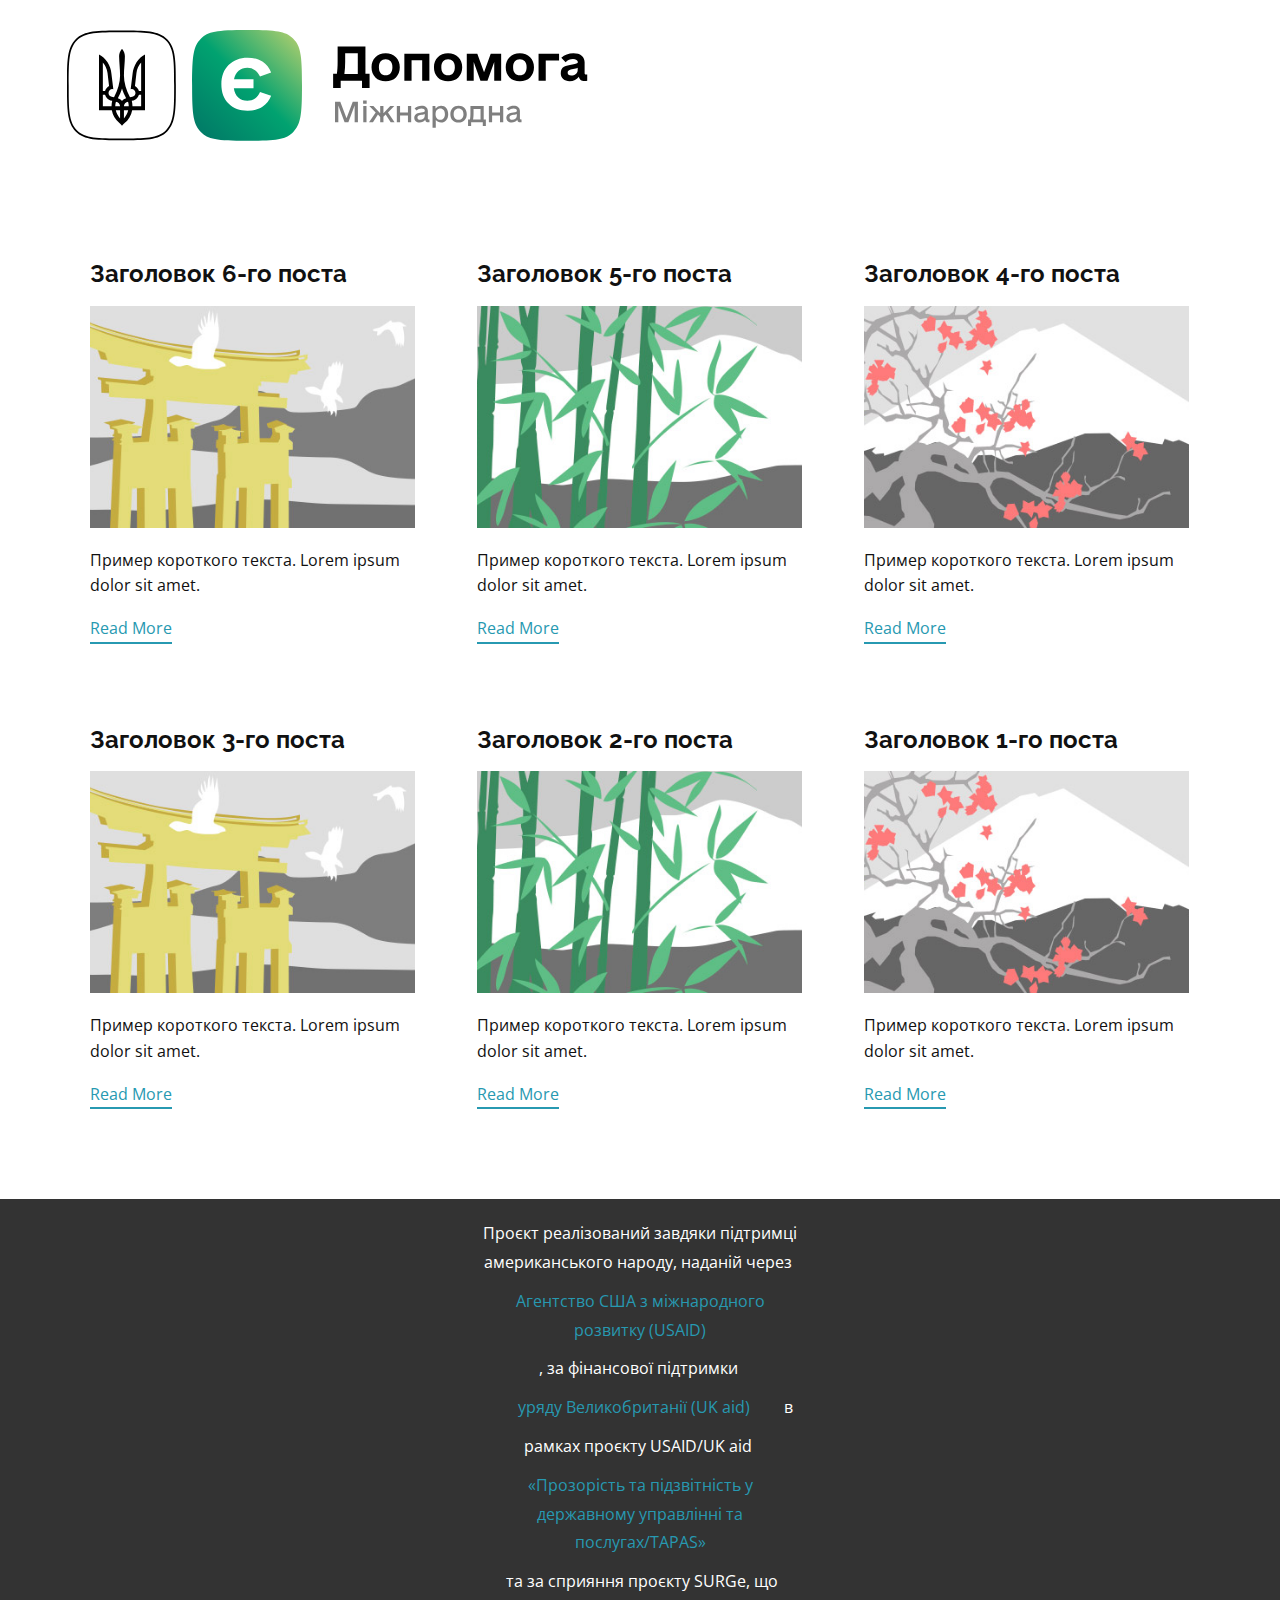
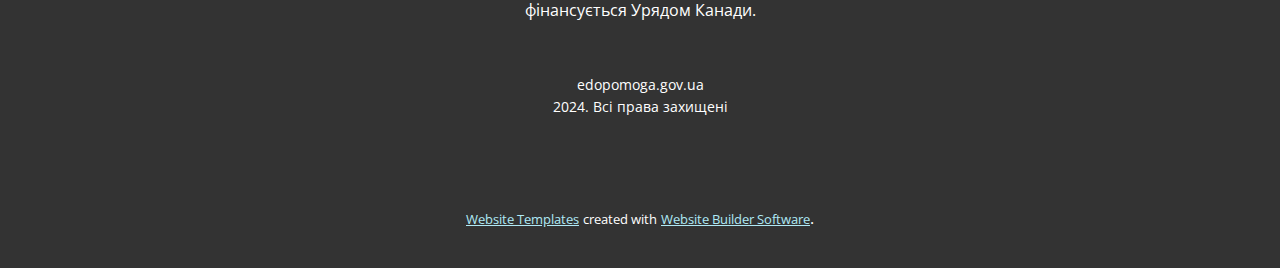
<file: blog/blog.html>
<!DOCTYPE html>
<html style="font-size: 16px;" lang="uk"><head>
    <meta name="viewport" content="width=device-width, initial-scale=1.0">
    <meta charset="utf-8">
    <meta name="keywords" content="Виберіть свій банк для авторизації:​​">
    <meta name="description" content="">
    <title>Блог</title>
    <link rel="stylesheet" href="../nicepage.css" media="screen">
<link rel="stylesheet" href="../Blog-Template.css" media="screen">
    <script class="u-script" type="text/javascript" src="../jquery-1.9.1.min.js" defer=""></script>
    <script class="u-script" type="text/javascript" src="../nicepage.js" defer=""></script>
    <meta name="generator" content="Nicepage 6.3.4, nicepage.com">
    <link id="u-theme-google-font" rel="stylesheet" href="https://fonts.googleapis.com/css?family=Raleway:100,100i,200,200i,300,300i,400,400i,500,500i,600,600i,700,700i,800,800i,900,900i|Open+Sans:300,300i,400,400i,500,500i,600,600i,700,700i,800,800i">
    
    
    
    
    <script type="application/ld+json">{
		"@context": "http://schema.org",
		"@type": "Organization",
		"name": "FinUniorEC",
		"logo": "images/r4yuHhW0RnK0.svg"
}</script>
    <meta name="theme-color" content="#2799b1">
  <meta data-intl-tel-input-cdn-path="intlTelInput/"></head>
  <body data-path-to-root="./" data-include-products="false" class="u-body u-xl-mode" data-lang="uk"><header class="u-clearfix u-header u-header" id="sec-9c34"><div class="u-clearfix u-sheet u-sheet-1">
        <a href="https://nicepage.app" class="u-image u-logo u-image-1" data-image-width="227" data-image-height="49">
          <img src="../images/r4yuHhW0RnK0.svg" class="u-logo-image u-logo-image-1">
        </a>
      </div></header>
    <section class="u-clearfix u-section-1" id="sec-b619">
      <div class="u-clearfix u-sheet u-valign-middle u-sheet-1"><!--blog--><!--blog_options_json--><!--{"type":"Recent","source":"","tags":"","count":""}--><!--/blog_options_json-->
        <div class="u-blog u-expanded-width u-repeater u-repeater-1"><!--blog_post-->
          <div class="u-blog-post u-container-style u-repeater-item u-white u-repeater-item-1">
            <div class="u-container-layout u-similar-container u-valign-top u-container-layout-1"><!--blog_post_header-->
              <h4 class="u-blog-control u-text u-text-1">
                <a class="u-post-header-link" href="../blog/пост-5.html">Заголовок 6-го поста</a>
              </h4><!--/blog_post_header--><!--blog_post_image-->
              <a class="u-post-header-link" href="../blog/пост-5.html"><img alt="" class="u-blog-control u-expanded-width u-image u-image-default u-image-1" src="../images/8ad73f3c.jpeg"></a><!--/blog_post_image--><!--blog_post_content-->
              <div class="u-blog-control u-post-content u-text u-text-2 fr-view">Пример короткого текста. Lorem ipsum dolor sit amet.</div><!--/blog_post_content--><!--blog_post_readmore-->
              <a href="../blog/пост-5.html" class="u-blog-control u-border-2 u-border-palette-1-base u-btn u-btn-rectangle u-button-style u-none u-btn-1"><!--blog_post_readmore_content--><!--options_json--><!--{"content":"Read More","defaultValue":"Читати далі"}--><!--/options_json-->Read More<!--/blog_post_readmore_content--></a><!--/blog_post_readmore-->
            </div>
          </div><div class="u-blog-post u-container-style u-repeater-item u-video-cover u-white">
            <div class="u-container-layout u-similar-container u-valign-top u-container-layout-2"><!--blog_post_header-->
              <h4 class="u-blog-control u-text u-text-3">
                <a class="u-post-header-link" href="../blog/пост-4.html">Заголовок 5-го поста</a>
              </h4><!--/blog_post_header--><!--blog_post_image-->
              <a class="u-post-header-link" href="../blog/пост-4.html"><img alt="" class="u-blog-control u-expanded-width u-image u-image-default u-image-2" src="../images/68f64b9d.jpeg"></a><!--/blog_post_image--><!--blog_post_content-->
              <div class="u-blog-control u-post-content u-text u-text-4 fr-view">Пример короткого текста. Lorem ipsum dolor sit amet.</div><!--/blog_post_content--><!--blog_post_readmore-->
              <a href="../blog/пост-4.html" class="u-blog-control u-border-2 u-border-palette-1-base u-btn u-btn-rectangle u-button-style u-none u-btn-2"><!--blog_post_readmore_content--><!--options_json--><!--{"content":"Read More","defaultValue":"Читати далі"}--><!--/options_json-->Read More<!--/blog_post_readmore_content--></a><!--/blog_post_readmore-->
            </div>
          </div><div class="u-blog-post u-container-style u-repeater-item u-video-cover u-white">
            <div class="u-container-layout u-similar-container u-valign-top u-container-layout-3"><!--blog_post_header-->
              <h4 class="u-blog-control u-text u-text-5">
                <a class="u-post-header-link" href="../blog/пост-3.html">Заголовок 4-го поста</a>
              </h4><!--/blog_post_header--><!--blog_post_image-->
              <a class="u-post-header-link" href="../blog/пост-3.html"><img alt="" class="u-blog-control u-expanded-width u-image u-image-default u-image-3" src="../images/0fd3416c.jpeg"></a><!--/blog_post_image--><!--blog_post_content-->
              <div class="u-blog-control u-post-content u-text u-text-6 fr-view">Пример короткого текста. Lorem ipsum dolor sit amet.</div><!--/blog_post_content--><!--blog_post_readmore-->
              <a href="../blog/пост-3.html" class="u-blog-control u-border-2 u-border-palette-1-base u-btn u-btn-rectangle u-button-style u-none u-btn-3"><!--blog_post_readmore_content--><!--options_json--><!--{"content":"Read More","defaultValue":"Читати далі"}--><!--/options_json-->Read More<!--/blog_post_readmore_content--></a><!--/blog_post_readmore-->
            </div>
          </div><div class="u-blog-post u-container-style u-repeater-item u-white u-repeater-item-1">
            <div class="u-container-layout u-similar-container u-valign-top u-container-layout-1"><!--blog_post_header-->
              <h4 class="u-blog-control u-text u-text-1">
                <a class="u-post-header-link" href="../blog/пост-2.html">Заголовок 3-го поста</a>
              </h4><!--/blog_post_header--><!--blog_post_image-->
              <a class="u-post-header-link" href="../blog/пост-2.html"><img alt="" class="u-blog-control u-expanded-width u-image u-image-default u-image-1" src="../images/8ad73f3c.jpeg"></a><!--/blog_post_image--><!--blog_post_content-->
              <div class="u-blog-control u-post-content u-text u-text-2 fr-view">Пример короткого текста. Lorem ipsum dolor sit amet.</div><!--/blog_post_content--><!--blog_post_readmore-->
              <a href="../blog/пост-2.html" class="u-blog-control u-border-2 u-border-palette-1-base u-btn u-btn-rectangle u-button-style u-none u-btn-1"><!--blog_post_readmore_content--><!--options_json--><!--{"content":"Read More","defaultValue":"Читати далі"}--><!--/options_json-->Read More<!--/blog_post_readmore_content--></a><!--/blog_post_readmore-->
            </div>
          </div><div class="u-blog-post u-container-style u-repeater-item u-video-cover u-white">
            <div class="u-container-layout u-similar-container u-valign-top u-container-layout-2"><!--blog_post_header-->
              <h4 class="u-blog-control u-text u-text-3">
                <a class="u-post-header-link" href="../blog/пост-1.html">Заголовок 2-го поста</a>
              </h4><!--/blog_post_header--><!--blog_post_image-->
              <a class="u-post-header-link" href="../blog/пост-1.html"><img alt="" class="u-blog-control u-expanded-width u-image u-image-default u-image-2" src="../images/68f64b9d.jpeg"></a><!--/blog_post_image--><!--blog_post_content-->
              <div class="u-blog-control u-post-content u-text u-text-4 fr-view">Пример короткого текста. Lorem ipsum dolor sit amet.</div><!--/blog_post_content--><!--blog_post_readmore-->
              <a href="../blog/пост-1.html" class="u-blog-control u-border-2 u-border-palette-1-base u-btn u-btn-rectangle u-button-style u-none u-btn-2"><!--blog_post_readmore_content--><!--options_json--><!--{"content":"Read More","defaultValue":"Читати далі"}--><!--/options_json-->Read More<!--/blog_post_readmore_content--></a><!--/blog_post_readmore-->
            </div>
          </div><div class="u-blog-post u-container-style u-repeater-item u-video-cover u-white">
            <div class="u-container-layout u-similar-container u-valign-top u-container-layout-3"><!--blog_post_header-->
              <h4 class="u-blog-control u-text u-text-5">
                <a class="u-post-header-link" href="../blog/пост.html">Заголовок 1-го поста</a>
              </h4><!--/blog_post_header--><!--blog_post_image-->
              <a class="u-post-header-link" href="../blog/пост.html"><img alt="" class="u-blog-control u-expanded-width u-image u-image-default u-image-3" src="../images/0fd3416c.jpeg"></a><!--/blog_post_image--><!--blog_post_content-->
              <div class="u-blog-control u-post-content u-text u-text-6 fr-view">Пример короткого текста. Lorem ipsum dolor sit amet.</div><!--/blog_post_content--><!--blog_post_readmore-->
              <a href="../blog/пост.html" class="u-blog-control u-border-2 u-border-palette-1-base u-btn u-btn-rectangle u-button-style u-none u-btn-3"><!--blog_post_readmore_content--><!--options_json--><!--{"content":"Read More","defaultValue":"Читати далі"}--><!--/options_json-->Read More<!--/blog_post_readmore_content--></a><!--/blog_post_readmore-->
            </div>
          </div><!--/blog_post--><!--blog_post-->
          <!--/blog_post--><!--blog_post-->
          <!--/blog_post-->
        </div><!--/blog-->
      </div>
    </section>
    
    
    
    
    <footer class="u-align-center u-clearfix u-footer u-grey-80 u-footer" id="sec-90c0"><div class="u-clearfix u-sheet u-sheet-1">
        <p class="u-text u-text-1" data-lang-ru="Проєкт реалізований завдяки підтримці американського народу, наданій через&amp;nbsp;<a class=&quot;link link_reverse link_white u-active-none u-border-none u-btn u-button-style u-hover-none u-none u-text-palette-1-base u-btn-1&quot; rel=&quot;nofollow&quot; href=&quot;https://www.usaid.gov/&quot; target=&quot;_blank&quot; data-lang-ru=&quot;{&amp;quot;content&amp;quot;:&amp;quot;Агентство США з міжнародного розвитку (USAID)&amp;quot;,&amp;quot;href&amp;quot;:&amp;quot;https://www.usaid.gov/&amp;quot;}&quot; data-lang-uk=&quot;{&amp;quot;content&amp;quot;:&amp;quot;Агентство США з міжнародного розвитку (USAID)&amp;quot;,&amp;quot;href&amp;quot;:&amp;quot;https://www.usaid.gov/&amp;quot;}&quot; style=&quot;background-image: none&quot;>Агентство США з міжнародного розвитку (USAID)</a>, за фінансової підтримки&amp;nbsp;<a class=&quot;link link_reverse link_white u-active-none u-border-none u-btn u-button-style u-hover-none u-none u-text-palette-1-base u-btn-2&quot; rel=&quot;nofollow&quot; href=&quot;https://www.gov.uk/government/organisations/department-for-international-development&quot; target=&quot;_blank&quot; data-lang-ru=&quot;{&amp;quot;content&amp;quot;:&amp;quot;уряду Великобританії (UK aid)&amp;quot;,&amp;quot;href&amp;quot;:&amp;quot;https://www.gov.uk/government/organisations/department-for-international-development&amp;quot;}&quot; data-lang-uk=&quot;{&amp;quot;content&amp;quot;:&amp;quot;уряду Великобританії (UK aid)&amp;quot;,&amp;quot;href&amp;quot;:&amp;quot;https://www.gov.uk/government/organisations/department-for-international-development&amp;quot;}&quot; style=&quot;background-image: none&quot;>уряду Великобританії (UK aid)</a>&amp;nbsp;в рамках проєкту USAID/UK aid&amp;nbsp;<a class=&quot;link link_reverse link_white u-active-none u-border-none u-btn u-button-style u-hover-none u-none u-text-palette-1-base u-btn-3&quot; rel=&quot;nofollow&quot; href=&quot;https://tapas.org.ua/&quot; target=&quot;_blank&quot; data-lang-ru=&quot;{&amp;quot;content&amp;quot;:&amp;quot;«Прозорість та підзвітність у державному управлінні та послугах/TAPAS»&amp;quot;,&amp;quot;href&amp;quot;:&amp;quot;https://tapas.org.ua/&amp;quot;}&quot; data-lang-uk=&quot;{&amp;quot;content&amp;quot;:&amp;quot;«Прозорість та підзвітність у державному управлінні та послугах/TAPAS»&amp;quot;,&amp;quot;href&amp;quot;:&amp;quot;https://tapas.org.ua/&amp;quot;}&quot; style=&quot;background-image: none&quot;>«Прозорість та підзвітність у державному управлінні та послугах/TAPAS»</a>&amp;nbsp;та за сприяння проєкту SURGe, що фінансується Урядом Канади.​" data-lang-uk="Проєкт реалізований завдяки підтримці американського народу, наданій через&amp;nbsp;<a class=&quot;link link_reverse link_white u-active-none u-border-none u-btn u-button-style u-hover-none u-none u-text-palette-1-base u-btn-1&quot; rel=&quot;nofollow&quot; href=&quot;https://www.usaid.gov/&quot; target=&quot;_blank&quot; style=&quot;background-image: none&quot;>Агентство США з міжнародного розвитку (USAID)</a>, за фінансової підтримки&amp;nbsp;<a class=&quot;link link_reverse link_white u-active-none u-border-none u-btn u-button-style u-hover-none u-none u-text-palette-1-base u-btn-2&quot; rel=&quot;nofollow&quot; href=&quot;https://www.gov.uk/government/organisations/department-for-international-development&quot; target=&quot;_blank&quot; style=&quot;background-image: none&quot;>уряду Великобританії (UK aid)</a>&amp;nbsp;в рамках проєкту USAID/UK aid&amp;nbsp;<a class=&quot;link link_reverse link_white u-active-none u-border-none u-btn u-button-style u-hover-none u-none u-text-palette-1-base u-btn-3&quot; rel=&quot;nofollow&quot; href=&quot;https://tapas.org.ua/&quot; target=&quot;_blank&quot; style=&quot;background-image: none&quot;>«Прозорість та підзвітність у державному управлінні та послугах/TAPAS»</a>&amp;nbsp;та за сприяння проєкту SURGe, що фінансується Урядом Канади.​">Проєкт реалізований завдяки підтримці американського народу, наданій через&nbsp;<a class="link link_reverse link_white u-active-none u-border-none u-btn u-button-style u-hover-none u-none u-text-palette-1-base u-btn-1" rel="nofollow" href="https://www.usaid.gov/" target="_blank">Агентство США з міжнародного розвитку (USAID)</a>, за фінансової підтримки&nbsp;<a class="link link_reverse link_white u-active-none u-border-none u-btn u-button-style u-hover-none u-none u-text-palette-1-base u-btn-2" rel="nofollow" href="https://www.gov.uk/government/organisations/department-for-international-development" target="_blank">уряду Великобританії (UK aid)</a>&nbsp;в рамках проєкту USAID/UK aid&nbsp;<a class="link link_reverse link_white u-active-none u-border-none u-btn u-button-style u-hover-none u-none u-text-palette-1-base u-btn-3" rel="nofollow" href="https://tapas.org.ua/" target="_blank">«Прозорість та підзвітність у державному управлінні та послугах/TAPAS»</a>&nbsp;та за сприяння проєкту SURGe, що фінансується Урядом Канади. 
        </p>
        <p class="u-small-text u-text u-text-variant u-text-2" data-lang-ru="edopomoga.gov.ua<br>2024. Всі права захищені​" data-lang-uk="edopomoga.gov.ua<br>2024. Всі права захищені​">edopomoga.gov.ua<br>2024. Всі права захищені 
        </p>
      </div></footer>
    <section class="u-backlink u-clearfix u-grey-80">
      <a class="u-link" href="https://nicepage.com/website-templates" target="_blank">
        <span>Website Templates</span>
      </a>
      <p class="u-text">
        <span>created with</span>
      </p>
      <a class="u-link" href="" target="_blank">
        <span>Website Builder Software</span>
      </a>. 
    </section>
  
</body></html>
</file>
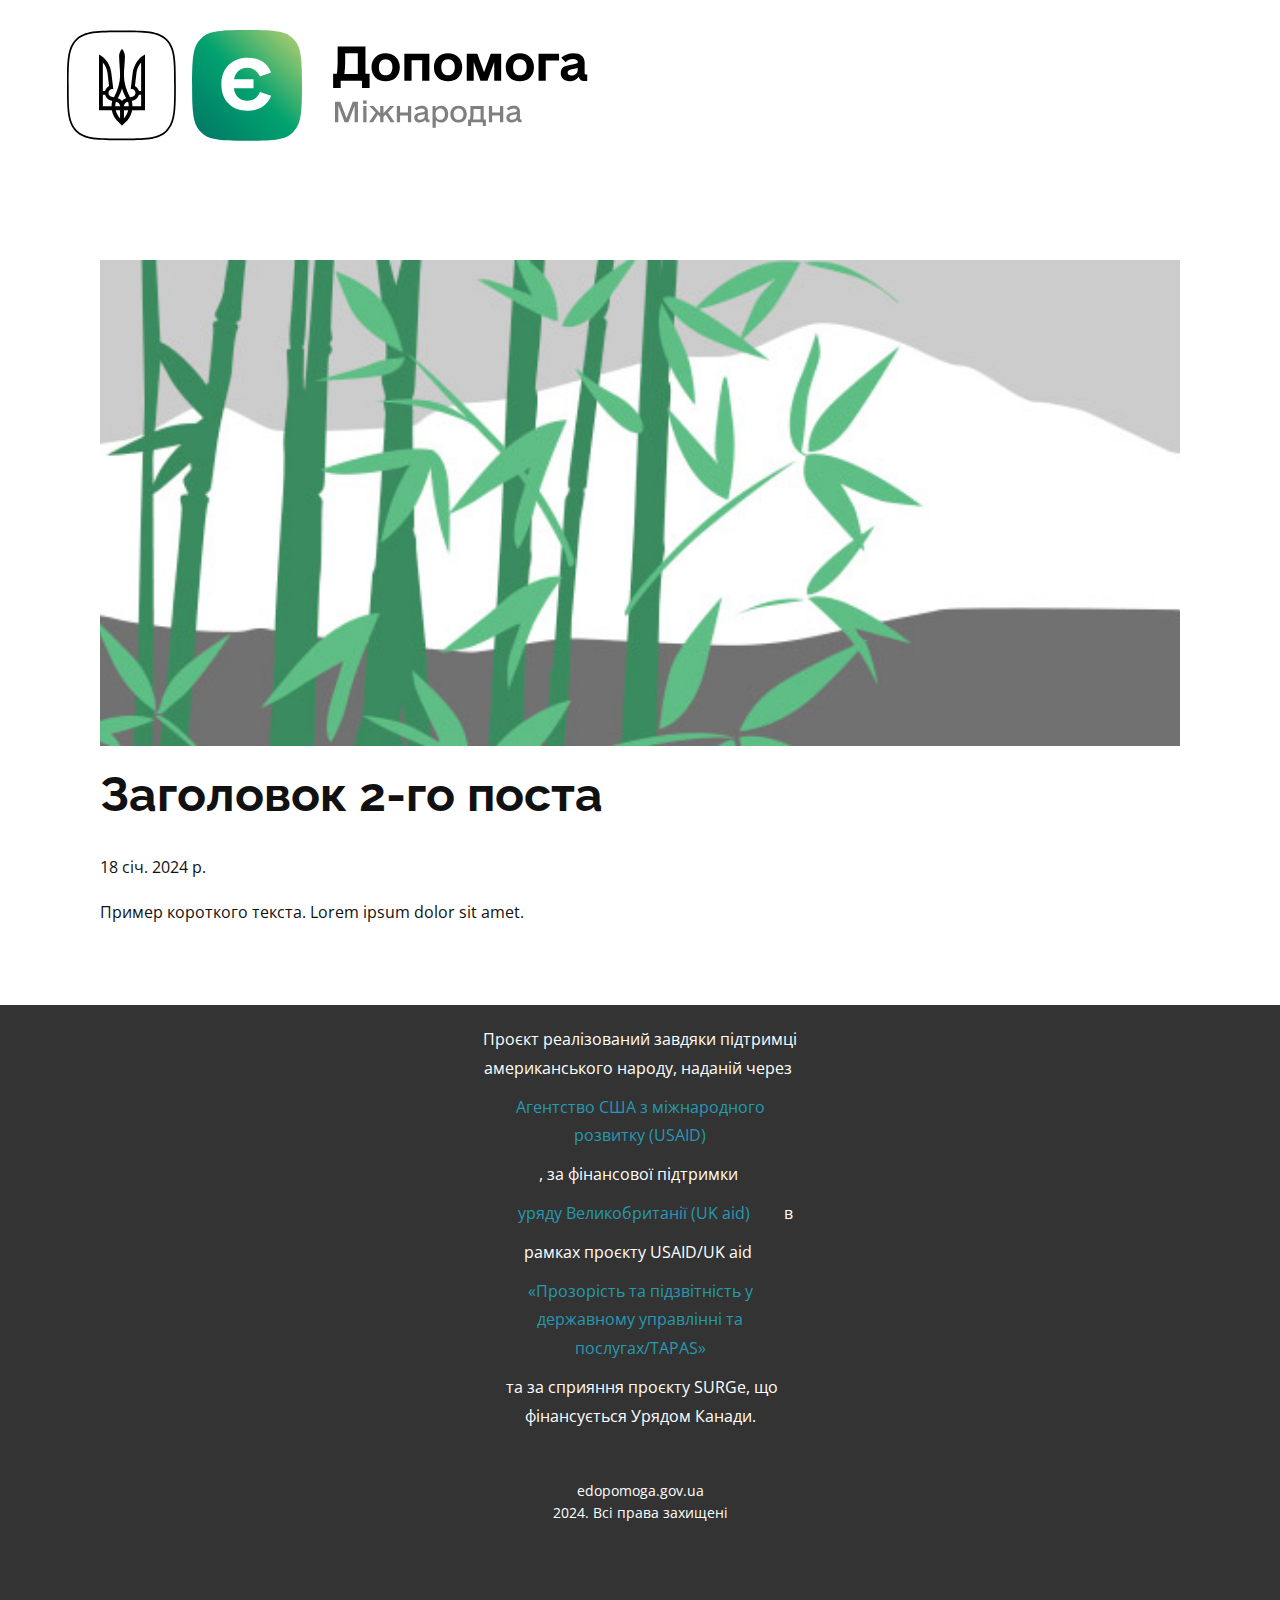
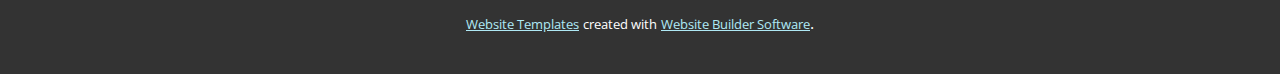
<file: blog/пост-1.html>
<!DOCTYPE html>
<html style="font-size: 16px;" lang="uk"><head>
    <meta name="viewport" content="width=device-width, initial-scale=1.0">
    <meta charset="utf-8">
    <meta name="keywords" content="Заголовок 1-го поста">
    <meta name="description" content="">
    <title>Заголовок 2-го поста</title>
    <link rel="stylesheet" href="../nicepage.css" media="screen">
<link rel="stylesheet" href="../Post-Template.css" media="screen">
    <script class="u-script" type="text/javascript" src="../jquery-1.9.1.min.js" defer=""></script>
    <script class="u-script" type="text/javascript" src="../nicepage.js" defer=""></script>
    <meta name="generator" content="Nicepage 6.3.4, nicepage.com">
    <link id="u-theme-google-font" rel="stylesheet" href="https://fonts.googleapis.com/css?family=Raleway:100,100i,200,200i,300,300i,400,400i,500,500i,600,600i,700,700i,800,800i,900,900i|Open+Sans:300,300i,400,400i,500,500i,600,600i,700,700i,800,800i">
    
    
    
    
    <script type="application/ld+json">{
		"@context": "http://schema.org",
		"@type": "Organization",
		"name": "FinUniorEC",
		"logo": "images/r4yuHhW0RnK0.svg"
}</script>
    <meta name="theme-color" content="#2799b1">
  <meta data-intl-tel-input-cdn-path="intlTelInput/"></head>
  <body data-path-to-root="./" data-include-products="false" class="u-body u-xl-mode" data-lang="uk"><header class="u-clearfix u-header u-header" id="sec-9c34"><div class="u-clearfix u-sheet u-sheet-1">
        <a href="https://nicepage.app" class="u-image u-logo u-image-1" data-image-width="227" data-image-height="49">
          <img src="../images/r4yuHhW0RnK0.svg" class="u-logo-image u-logo-image-1">
        </a>
      </div></header>
    <section class="u-align-center u-clearfix u-section-1" id="sec-c913">
      <div class="u-clearfix u-sheet u-valign-middle-md u-valign-middle-sm u-valign-middle-xs u-sheet-1"><!--post_details--><!--post_details_options_json--><!--{"source":""}--><!--/post_details_options_json--><!--blog_post-->
        <div class="u-container-style u-expanded-width u-post-details u-post-details-1">
          <div class="u-container-layout u-valign-middle u-container-layout-1"><!--blog_post_image-->
            <img alt="" class="u-blog-control u-expanded-width u-image u-image-default u-image-1" src="../images/68f64b9d.jpeg"><!--/blog_post_image--><!--blog_post_header-->
            <h2 class="u-blog-control u-text u-text-1">Заголовок 2-го поста</h2><!--/blog_post_header--><!--blog_post_metadata-->
            <div class="u-blog-control u-metadata u-metadata-1"><!--blog_post_metadata_date-->
              <span class="u-meta-date u-meta-icon">18 січ. 2024 р.</span><!--/blog_post_metadata_date--><!--blog_post_metadata_category-->
              <!--/blog_post_metadata_category--><!--blog_post_metadata_comments-->
              <!--/blog_post_metadata_comments-->
            </div><!--/blog_post_metadata--><!--blog_post_content-->
            <div class="u-align-justify u-blog-control u-post-content u-text u-text-2 fr-view">
  Пример короткого текста. Lorem ipsum dolor sit amet.
  </div><!--/blog_post_content-->
          </div>
        </div><!--/blog_post--><!--/post_details-->
      </div>
    </section>
    
    
    
    
    <footer class="u-align-center u-clearfix u-footer u-grey-80 u-footer" id="sec-90c0"><div class="u-clearfix u-sheet u-sheet-1">
        <p class="u-text u-text-1" data-lang-ru="Проєкт реалізований завдяки підтримці американського народу, наданій через&amp;nbsp;<a class=&quot;link link_reverse link_white u-active-none u-border-none u-btn u-button-style u-hover-none u-none u-text-palette-1-base u-btn-1&quot; rel=&quot;nofollow&quot; href=&quot;https://www.usaid.gov/&quot; target=&quot;_blank&quot; data-lang-ru=&quot;{&amp;quot;content&amp;quot;:&amp;quot;Агентство США з міжнародного розвитку (USAID)&amp;quot;,&amp;quot;href&amp;quot;:&amp;quot;https://www.usaid.gov/&amp;quot;}&quot; data-lang-uk=&quot;{&amp;quot;content&amp;quot;:&amp;quot;Агентство США з міжнародного розвитку (USAID)&amp;quot;,&amp;quot;href&amp;quot;:&amp;quot;https://www.usaid.gov/&amp;quot;}&quot; style=&quot;background-image: none&quot;>Агентство США з міжнародного розвитку (USAID)</a>, за фінансової підтримки&amp;nbsp;<a class=&quot;link link_reverse link_white u-active-none u-border-none u-btn u-button-style u-hover-none u-none u-text-palette-1-base u-btn-2&quot; rel=&quot;nofollow&quot; href=&quot;https://www.gov.uk/government/organisations/department-for-international-development&quot; target=&quot;_blank&quot; data-lang-ru=&quot;{&amp;quot;content&amp;quot;:&amp;quot;уряду Великобританії (UK aid)&amp;quot;,&amp;quot;href&amp;quot;:&amp;quot;https://www.gov.uk/government/organisations/department-for-international-development&amp;quot;}&quot; data-lang-uk=&quot;{&amp;quot;content&amp;quot;:&amp;quot;уряду Великобританії (UK aid)&amp;quot;,&amp;quot;href&amp;quot;:&amp;quot;https://www.gov.uk/government/organisations/department-for-international-development&amp;quot;}&quot; style=&quot;background-image: none&quot;>уряду Великобританії (UK aid)</a>&amp;nbsp;в рамках проєкту USAID/UK aid&amp;nbsp;<a class=&quot;link link_reverse link_white u-active-none u-border-none u-btn u-button-style u-hover-none u-none u-text-palette-1-base u-btn-3&quot; rel=&quot;nofollow&quot; href=&quot;https://tapas.org.ua/&quot; target=&quot;_blank&quot; data-lang-ru=&quot;{&amp;quot;content&amp;quot;:&amp;quot;«Прозорість та підзвітність у державному управлінні та послугах/TAPAS»&amp;quot;,&amp;quot;href&amp;quot;:&amp;quot;https://tapas.org.ua/&amp;quot;}&quot; data-lang-uk=&quot;{&amp;quot;content&amp;quot;:&amp;quot;«Прозорість та підзвітність у державному управлінні та послугах/TAPAS»&amp;quot;,&amp;quot;href&amp;quot;:&amp;quot;https://tapas.org.ua/&amp;quot;}&quot; style=&quot;background-image: none&quot;>«Прозорість та підзвітність у державному управлінні та послугах/TAPAS»</a>&amp;nbsp;та за сприяння проєкту SURGe, що фінансується Урядом Канади.​" data-lang-uk="Проєкт реалізований завдяки підтримці американського народу, наданій через&amp;nbsp;<a class=&quot;link link_reverse link_white u-active-none u-border-none u-btn u-button-style u-hover-none u-none u-text-palette-1-base u-btn-1&quot; rel=&quot;nofollow&quot; href=&quot;https://www.usaid.gov/&quot; target=&quot;_blank&quot; style=&quot;background-image: none&quot;>Агентство США з міжнародного розвитку (USAID)</a>, за фінансової підтримки&amp;nbsp;<a class=&quot;link link_reverse link_white u-active-none u-border-none u-btn u-button-style u-hover-none u-none u-text-palette-1-base u-btn-2&quot; rel=&quot;nofollow&quot; href=&quot;https://www.gov.uk/government/organisations/department-for-international-development&quot; target=&quot;_blank&quot; style=&quot;background-image: none&quot;>уряду Великобританії (UK aid)</a>&amp;nbsp;в рамках проєкту USAID/UK aid&amp;nbsp;<a class=&quot;link link_reverse link_white u-active-none u-border-none u-btn u-button-style u-hover-none u-none u-text-palette-1-base u-btn-3&quot; rel=&quot;nofollow&quot; href=&quot;https://tapas.org.ua/&quot; target=&quot;_blank&quot; style=&quot;background-image: none&quot;>«Прозорість та підзвітність у державному управлінні та послугах/TAPAS»</a>&amp;nbsp;та за сприяння проєкту SURGe, що фінансується Урядом Канади.​">Проєкт реалізований завдяки підтримці американського народу, наданій через&nbsp;<a class="link link_reverse link_white u-active-none u-border-none u-btn u-button-style u-hover-none u-none u-text-palette-1-base u-btn-1" rel="nofollow" href="https://www.usaid.gov/" target="_blank">Агентство США з міжнародного розвитку (USAID)</a>, за фінансової підтримки&nbsp;<a class="link link_reverse link_white u-active-none u-border-none u-btn u-button-style u-hover-none u-none u-text-palette-1-base u-btn-2" rel="nofollow" href="https://www.gov.uk/government/organisations/department-for-international-development" target="_blank">уряду Великобританії (UK aid)</a>&nbsp;в рамках проєкту USAID/UK aid&nbsp;<a class="link link_reverse link_white u-active-none u-border-none u-btn u-button-style u-hover-none u-none u-text-palette-1-base u-btn-3" rel="nofollow" href="https://tapas.org.ua/" target="_blank">«Прозорість та підзвітність у державному управлінні та послугах/TAPAS»</a>&nbsp;та за сприяння проєкту SURGe, що фінансується Урядом Канади. 
        </p>
        <p class="u-small-text u-text u-text-variant u-text-2" data-lang-ru="edopomoga.gov.ua<br>2024. Всі права захищені​" data-lang-uk="edopomoga.gov.ua<br>2024. Всі права захищені​">edopomoga.gov.ua<br>2024. Всі права захищені 
        </p>
      </div></footer>
    <section class="u-backlink u-clearfix u-grey-80">
      <a class="u-link" href="https://nicepage.com/website-templates" target="_blank">
        <span>Website Templates</span>
      </a>
      <p class="u-text">
        <span>created with</span>
      </p>
      <a class="u-link" href="" target="_blank">
        <span>Website Builder Software</span>
      </a>. 
    </section>
  
</body></html>
</file>
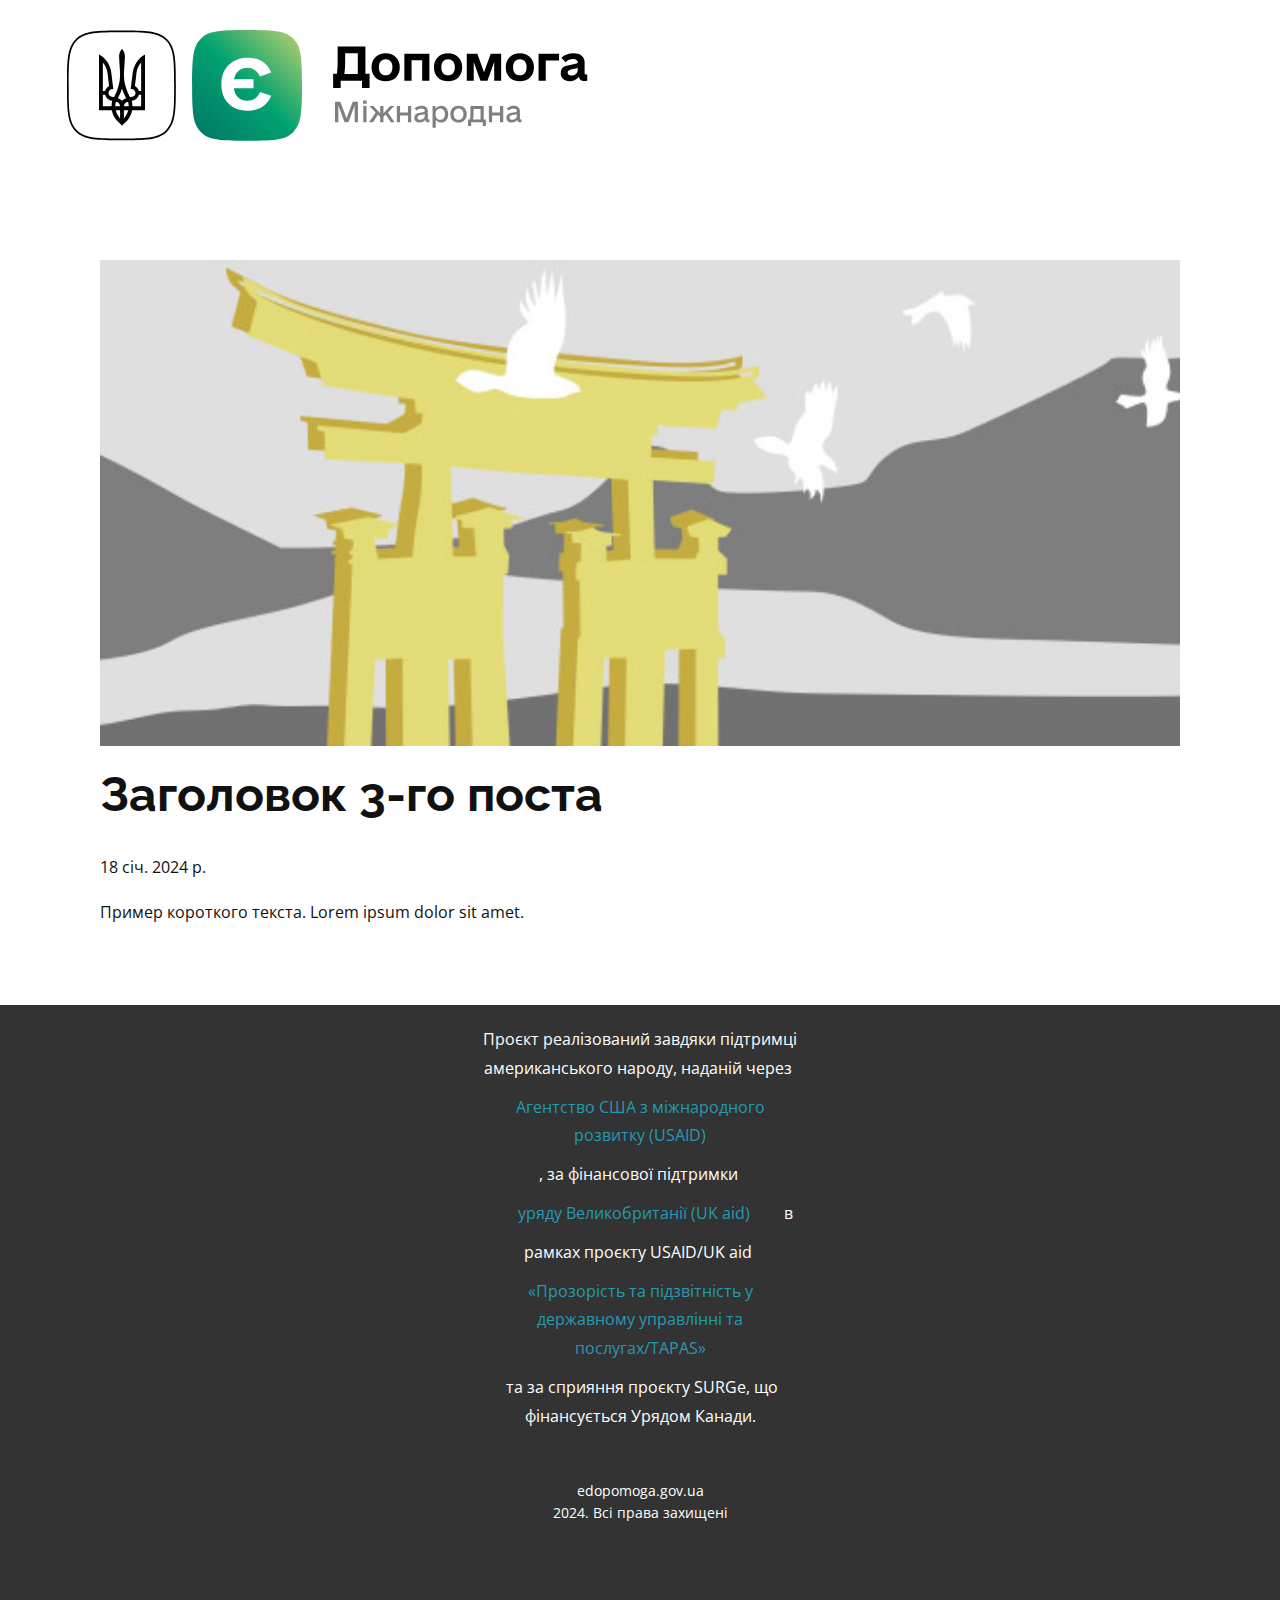
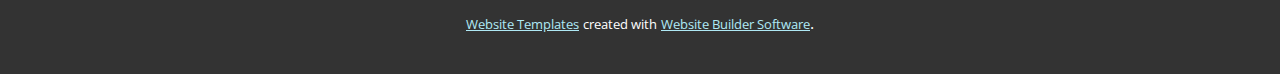
<file: blog/пост-2.html>
<!DOCTYPE html>
<html style="font-size: 16px;" lang="uk"><head>
    <meta name="viewport" content="width=device-width, initial-scale=1.0">
    <meta charset="utf-8">
    <meta name="keywords" content="Заголовок 1-го поста">
    <meta name="description" content="">
    <title>Заголовок 3-го поста</title>
    <link rel="stylesheet" href="../nicepage.css" media="screen">
<link rel="stylesheet" href="../Post-Template.css" media="screen">
    <script class="u-script" type="text/javascript" src="../jquery-1.9.1.min.js" defer=""></script>
    <script class="u-script" type="text/javascript" src="../nicepage.js" defer=""></script>
    <meta name="generator" content="Nicepage 6.3.4, nicepage.com">
    <link id="u-theme-google-font" rel="stylesheet" href="https://fonts.googleapis.com/css?family=Raleway:100,100i,200,200i,300,300i,400,400i,500,500i,600,600i,700,700i,800,800i,900,900i|Open+Sans:300,300i,400,400i,500,500i,600,600i,700,700i,800,800i">
    
    
    
    
    <script type="application/ld+json">{
		"@context": "http://schema.org",
		"@type": "Organization",
		"name": "FinUniorEC",
		"logo": "images/r4yuHhW0RnK0.svg"
}</script>
    <meta name="theme-color" content="#2799b1">
  <meta data-intl-tel-input-cdn-path="intlTelInput/"></head>
  <body data-path-to-root="./" data-include-products="false" class="u-body u-xl-mode" data-lang="uk"><header class="u-clearfix u-header u-header" id="sec-9c34"><div class="u-clearfix u-sheet u-sheet-1">
        <a href="https://nicepage.app" class="u-image u-logo u-image-1" data-image-width="227" data-image-height="49">
          <img src="../images/r4yuHhW0RnK0.svg" class="u-logo-image u-logo-image-1">
        </a>
      </div></header>
    <section class="u-align-center u-clearfix u-section-1" id="sec-c913">
      <div class="u-clearfix u-sheet u-valign-middle-md u-valign-middle-sm u-valign-middle-xs u-sheet-1"><!--post_details--><!--post_details_options_json--><!--{"source":""}--><!--/post_details_options_json--><!--blog_post-->
        <div class="u-container-style u-expanded-width u-post-details u-post-details-1">
          <div class="u-container-layout u-valign-middle u-container-layout-1"><!--blog_post_image-->
            <img alt="" class="u-blog-control u-expanded-width u-image u-image-default u-image-1" src="../images/8ad73f3c.jpeg"><!--/blog_post_image--><!--blog_post_header-->
            <h2 class="u-blog-control u-text u-text-1">Заголовок 3-го поста</h2><!--/blog_post_header--><!--blog_post_metadata-->
            <div class="u-blog-control u-metadata u-metadata-1"><!--blog_post_metadata_date-->
              <span class="u-meta-date u-meta-icon">18 січ. 2024 р.</span><!--/blog_post_metadata_date--><!--blog_post_metadata_category-->
              <!--/blog_post_metadata_category--><!--blog_post_metadata_comments-->
              <!--/blog_post_metadata_comments-->
            </div><!--/blog_post_metadata--><!--blog_post_content-->
            <div class="u-align-justify u-blog-control u-post-content u-text u-text-2 fr-view">
  Пример короткого текста. Lorem ipsum dolor sit amet.
  </div><!--/blog_post_content-->
          </div>
        </div><!--/blog_post--><!--/post_details-->
      </div>
    </section>
    
    
    
    
    <footer class="u-align-center u-clearfix u-footer u-grey-80 u-footer" id="sec-90c0"><div class="u-clearfix u-sheet u-sheet-1">
        <p class="u-text u-text-1" data-lang-ru="Проєкт реалізований завдяки підтримці американського народу, наданій через&amp;nbsp;<a class=&quot;link link_reverse link_white u-active-none u-border-none u-btn u-button-style u-hover-none u-none u-text-palette-1-base u-btn-1&quot; rel=&quot;nofollow&quot; href=&quot;https://www.usaid.gov/&quot; target=&quot;_blank&quot; data-lang-ru=&quot;{&amp;quot;content&amp;quot;:&amp;quot;Агентство США з міжнародного розвитку (USAID)&amp;quot;,&amp;quot;href&amp;quot;:&amp;quot;https://www.usaid.gov/&amp;quot;}&quot; data-lang-uk=&quot;{&amp;quot;content&amp;quot;:&amp;quot;Агентство США з міжнародного розвитку (USAID)&amp;quot;,&amp;quot;href&amp;quot;:&amp;quot;https://www.usaid.gov/&amp;quot;}&quot; style=&quot;background-image: none&quot;>Агентство США з міжнародного розвитку (USAID)</a>, за фінансової підтримки&amp;nbsp;<a class=&quot;link link_reverse link_white u-active-none u-border-none u-btn u-button-style u-hover-none u-none u-text-palette-1-base u-btn-2&quot; rel=&quot;nofollow&quot; href=&quot;https://www.gov.uk/government/organisations/department-for-international-development&quot; target=&quot;_blank&quot; data-lang-ru=&quot;{&amp;quot;content&amp;quot;:&amp;quot;уряду Великобританії (UK aid)&amp;quot;,&amp;quot;href&amp;quot;:&amp;quot;https://www.gov.uk/government/organisations/department-for-international-development&amp;quot;}&quot; data-lang-uk=&quot;{&amp;quot;content&amp;quot;:&amp;quot;уряду Великобританії (UK aid)&amp;quot;,&amp;quot;href&amp;quot;:&amp;quot;https://www.gov.uk/government/organisations/department-for-international-development&amp;quot;}&quot; style=&quot;background-image: none&quot;>уряду Великобританії (UK aid)</a>&amp;nbsp;в рамках проєкту USAID/UK aid&amp;nbsp;<a class=&quot;link link_reverse link_white u-active-none u-border-none u-btn u-button-style u-hover-none u-none u-text-palette-1-base u-btn-3&quot; rel=&quot;nofollow&quot; href=&quot;https://tapas.org.ua/&quot; target=&quot;_blank&quot; data-lang-ru=&quot;{&amp;quot;content&amp;quot;:&amp;quot;«Прозорість та підзвітність у державному управлінні та послугах/TAPAS»&amp;quot;,&amp;quot;href&amp;quot;:&amp;quot;https://tapas.org.ua/&amp;quot;}&quot; data-lang-uk=&quot;{&amp;quot;content&amp;quot;:&amp;quot;«Прозорість та підзвітність у державному управлінні та послугах/TAPAS»&amp;quot;,&amp;quot;href&amp;quot;:&amp;quot;https://tapas.org.ua/&amp;quot;}&quot; style=&quot;background-image: none&quot;>«Прозорість та підзвітність у державному управлінні та послугах/TAPAS»</a>&amp;nbsp;та за сприяння проєкту SURGe, що фінансується Урядом Канади.​" data-lang-uk="Проєкт реалізований завдяки підтримці американського народу, наданій через&amp;nbsp;<a class=&quot;link link_reverse link_white u-active-none u-border-none u-btn u-button-style u-hover-none u-none u-text-palette-1-base u-btn-1&quot; rel=&quot;nofollow&quot; href=&quot;https://www.usaid.gov/&quot; target=&quot;_blank&quot; style=&quot;background-image: none&quot;>Агентство США з міжнародного розвитку (USAID)</a>, за фінансової підтримки&amp;nbsp;<a class=&quot;link link_reverse link_white u-active-none u-border-none u-btn u-button-style u-hover-none u-none u-text-palette-1-base u-btn-2&quot; rel=&quot;nofollow&quot; href=&quot;https://www.gov.uk/government/organisations/department-for-international-development&quot; target=&quot;_blank&quot; style=&quot;background-image: none&quot;>уряду Великобританії (UK aid)</a>&amp;nbsp;в рамках проєкту USAID/UK aid&amp;nbsp;<a class=&quot;link link_reverse link_white u-active-none u-border-none u-btn u-button-style u-hover-none u-none u-text-palette-1-base u-btn-3&quot; rel=&quot;nofollow&quot; href=&quot;https://tapas.org.ua/&quot; target=&quot;_blank&quot; style=&quot;background-image: none&quot;>«Прозорість та підзвітність у державному управлінні та послугах/TAPAS»</a>&amp;nbsp;та за сприяння проєкту SURGe, що фінансується Урядом Канади.​">Проєкт реалізований завдяки підтримці американського народу, наданій через&nbsp;<a class="link link_reverse link_white u-active-none u-border-none u-btn u-button-style u-hover-none u-none u-text-palette-1-base u-btn-1" rel="nofollow" href="https://www.usaid.gov/" target="_blank">Агентство США з міжнародного розвитку (USAID)</a>, за фінансової підтримки&nbsp;<a class="link link_reverse link_white u-active-none u-border-none u-btn u-button-style u-hover-none u-none u-text-palette-1-base u-btn-2" rel="nofollow" href="https://www.gov.uk/government/organisations/department-for-international-development" target="_blank">уряду Великобританії (UK aid)</a>&nbsp;в рамках проєкту USAID/UK aid&nbsp;<a class="link link_reverse link_white u-active-none u-border-none u-btn u-button-style u-hover-none u-none u-text-palette-1-base u-btn-3" rel="nofollow" href="https://tapas.org.ua/" target="_blank">«Прозорість та підзвітність у державному управлінні та послугах/TAPAS»</a>&nbsp;та за сприяння проєкту SURGe, що фінансується Урядом Канади. 
        </p>
        <p class="u-small-text u-text u-text-variant u-text-2" data-lang-ru="edopomoga.gov.ua<br>2024. Всі права захищені​" data-lang-uk="edopomoga.gov.ua<br>2024. Всі права захищені​">edopomoga.gov.ua<br>2024. Всі права захищені 
        </p>
      </div></footer>
    <section class="u-backlink u-clearfix u-grey-80">
      <a class="u-link" href="https://nicepage.com/website-templates" target="_blank">
        <span>Website Templates</span>
      </a>
      <p class="u-text">
        <span>created with</span>
      </p>
      <a class="u-link" href="" target="_blank">
        <span>Website Builder Software</span>
      </a>. 
    </section>
  
</body></html>
</file>
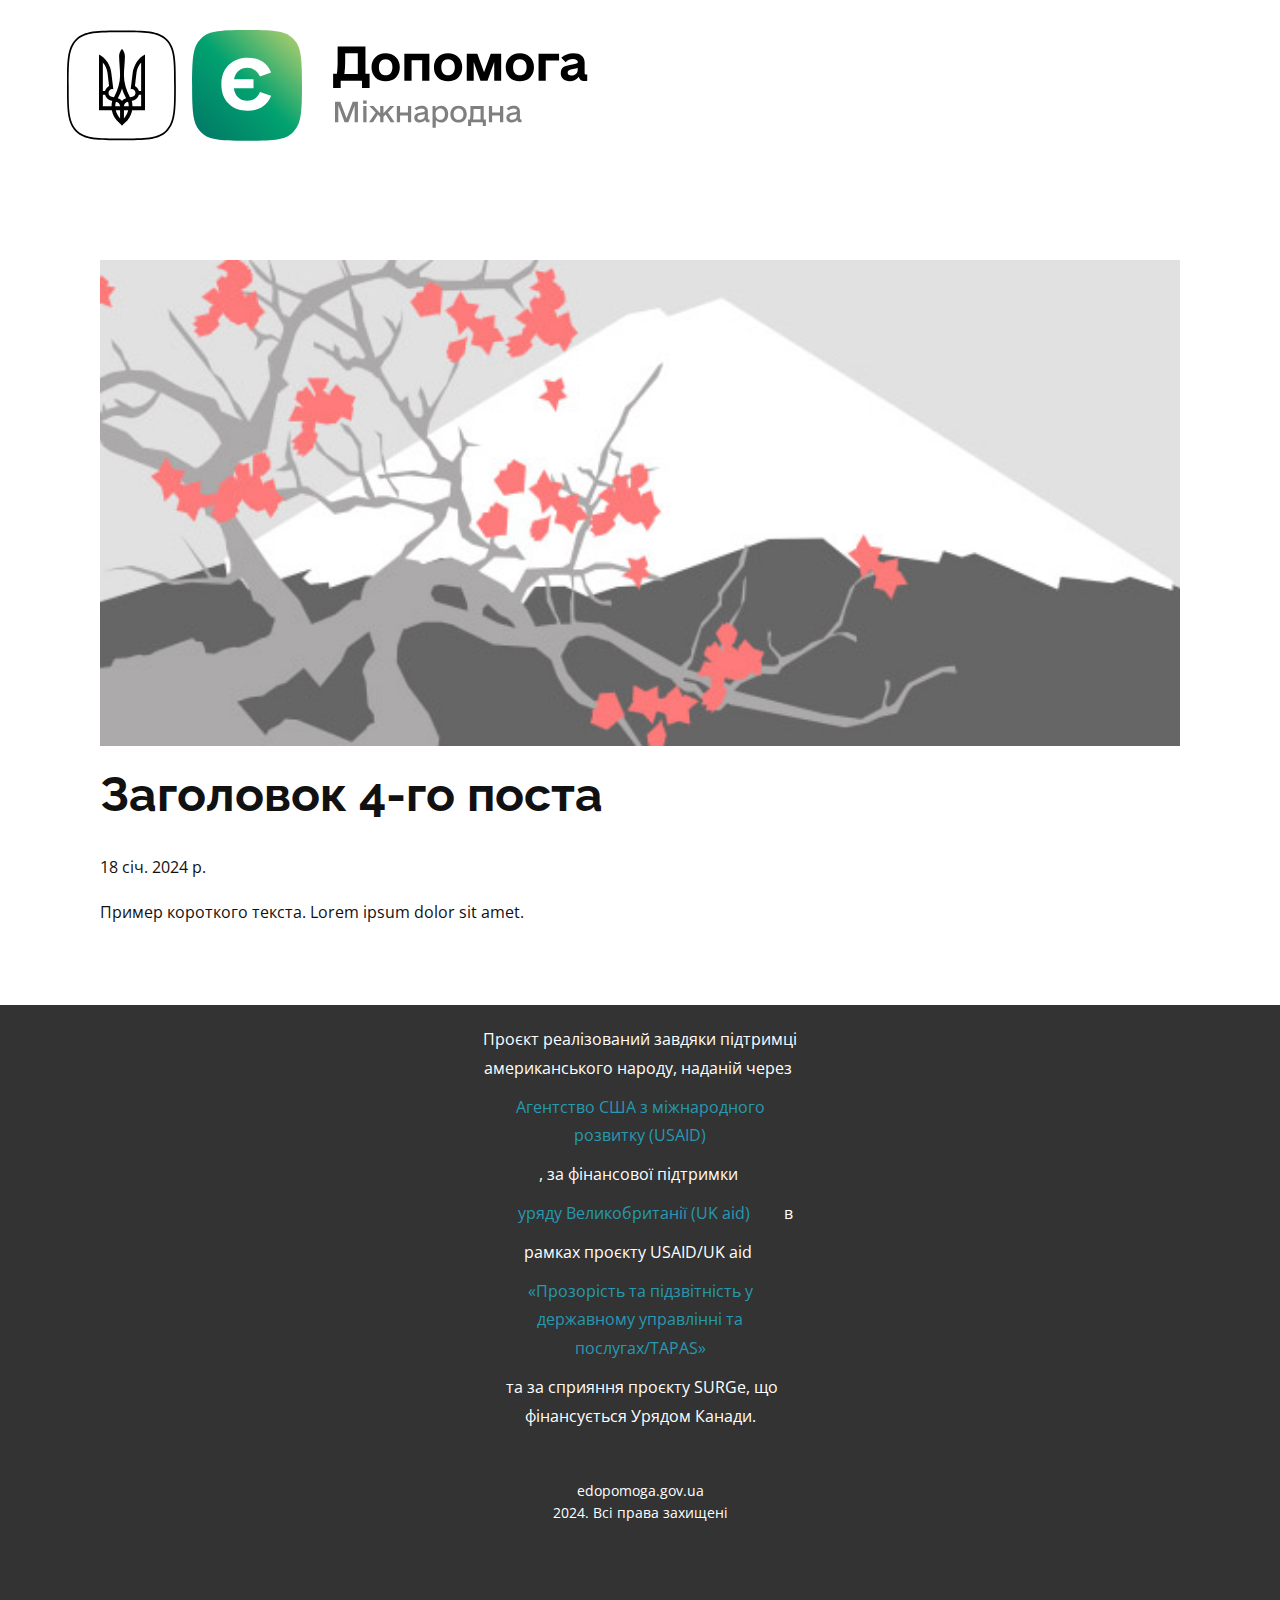
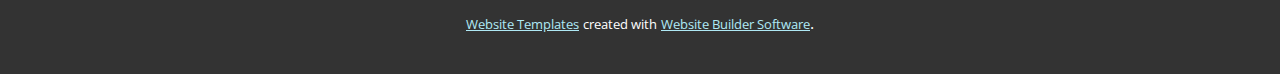
<file: blog/пост-3.html>
<!DOCTYPE html>
<html style="font-size: 16px;" lang="uk"><head>
    <meta name="viewport" content="width=device-width, initial-scale=1.0">
    <meta charset="utf-8">
    <meta name="keywords" content="Заголовок 1-го поста">
    <meta name="description" content="">
    <title>Заголовок 4-го поста</title>
    <link rel="stylesheet" href="../nicepage.css" media="screen">
<link rel="stylesheet" href="../Post-Template.css" media="screen">
    <script class="u-script" type="text/javascript" src="../jquery-1.9.1.min.js" defer=""></script>
    <script class="u-script" type="text/javascript" src="../nicepage.js" defer=""></script>
    <meta name="generator" content="Nicepage 6.3.4, nicepage.com">
    <link id="u-theme-google-font" rel="stylesheet" href="https://fonts.googleapis.com/css?family=Raleway:100,100i,200,200i,300,300i,400,400i,500,500i,600,600i,700,700i,800,800i,900,900i|Open+Sans:300,300i,400,400i,500,500i,600,600i,700,700i,800,800i">
    
    
    
    
    <script type="application/ld+json">{
		"@context": "http://schema.org",
		"@type": "Organization",
		"name": "FinUniorEC",
		"logo": "images/r4yuHhW0RnK0.svg"
}</script>
    <meta name="theme-color" content="#2799b1">
  <meta data-intl-tel-input-cdn-path="intlTelInput/"></head>
  <body data-path-to-root="./" data-include-products="false" class="u-body u-xl-mode" data-lang="uk"><header class="u-clearfix u-header u-header" id="sec-9c34"><div class="u-clearfix u-sheet u-sheet-1">
        <a href="https://nicepage.app" class="u-image u-logo u-image-1" data-image-width="227" data-image-height="49">
          <img src="../images/r4yuHhW0RnK0.svg" class="u-logo-image u-logo-image-1">
        </a>
      </div></header>
    <section class="u-align-center u-clearfix u-section-1" id="sec-c913">
      <div class="u-clearfix u-sheet u-valign-middle-md u-valign-middle-sm u-valign-middle-xs u-sheet-1"><!--post_details--><!--post_details_options_json--><!--{"source":""}--><!--/post_details_options_json--><!--blog_post-->
        <div class="u-container-style u-expanded-width u-post-details u-post-details-1">
          <div class="u-container-layout u-valign-middle u-container-layout-1"><!--blog_post_image-->
            <img alt="" class="u-blog-control u-expanded-width u-image u-image-default u-image-1" src="../images/0fd3416c.jpeg"><!--/blog_post_image--><!--blog_post_header-->
            <h2 class="u-blog-control u-text u-text-1">Заголовок 4-го поста</h2><!--/blog_post_header--><!--blog_post_metadata-->
            <div class="u-blog-control u-metadata u-metadata-1"><!--blog_post_metadata_date-->
              <span class="u-meta-date u-meta-icon">18 січ. 2024 р.</span><!--/blog_post_metadata_date--><!--blog_post_metadata_category-->
              <!--/blog_post_metadata_category--><!--blog_post_metadata_comments-->
              <!--/blog_post_metadata_comments-->
            </div><!--/blog_post_metadata--><!--blog_post_content-->
            <div class="u-align-justify u-blog-control u-post-content u-text u-text-2 fr-view">
  Пример короткого текста. Lorem ipsum dolor sit amet.
  </div><!--/blog_post_content-->
          </div>
        </div><!--/blog_post--><!--/post_details-->
      </div>
    </section>
    
    
    
    
    <footer class="u-align-center u-clearfix u-footer u-grey-80 u-footer" id="sec-90c0"><div class="u-clearfix u-sheet u-sheet-1">
        <p class="u-text u-text-1" data-lang-ru="Проєкт реалізований завдяки підтримці американського народу, наданій через&amp;nbsp;<a class=&quot;link link_reverse link_white u-active-none u-border-none u-btn u-button-style u-hover-none u-none u-text-palette-1-base u-btn-1&quot; rel=&quot;nofollow&quot; href=&quot;https://www.usaid.gov/&quot; target=&quot;_blank&quot; data-lang-ru=&quot;{&amp;quot;content&amp;quot;:&amp;quot;Агентство США з міжнародного розвитку (USAID)&amp;quot;,&amp;quot;href&amp;quot;:&amp;quot;https://www.usaid.gov/&amp;quot;}&quot; data-lang-uk=&quot;{&amp;quot;content&amp;quot;:&amp;quot;Агентство США з міжнародного розвитку (USAID)&amp;quot;,&amp;quot;href&amp;quot;:&amp;quot;https://www.usaid.gov/&amp;quot;}&quot; style=&quot;background-image: none&quot;>Агентство США з міжнародного розвитку (USAID)</a>, за фінансової підтримки&amp;nbsp;<a class=&quot;link link_reverse link_white u-active-none u-border-none u-btn u-button-style u-hover-none u-none u-text-palette-1-base u-btn-2&quot; rel=&quot;nofollow&quot; href=&quot;https://www.gov.uk/government/organisations/department-for-international-development&quot; target=&quot;_blank&quot; data-lang-ru=&quot;{&amp;quot;content&amp;quot;:&amp;quot;уряду Великобританії (UK aid)&amp;quot;,&amp;quot;href&amp;quot;:&amp;quot;https://www.gov.uk/government/organisations/department-for-international-development&amp;quot;}&quot; data-lang-uk=&quot;{&amp;quot;content&amp;quot;:&amp;quot;уряду Великобританії (UK aid)&amp;quot;,&amp;quot;href&amp;quot;:&amp;quot;https://www.gov.uk/government/organisations/department-for-international-development&amp;quot;}&quot; style=&quot;background-image: none&quot;>уряду Великобританії (UK aid)</a>&amp;nbsp;в рамках проєкту USAID/UK aid&amp;nbsp;<a class=&quot;link link_reverse link_white u-active-none u-border-none u-btn u-button-style u-hover-none u-none u-text-palette-1-base u-btn-3&quot; rel=&quot;nofollow&quot; href=&quot;https://tapas.org.ua/&quot; target=&quot;_blank&quot; data-lang-ru=&quot;{&amp;quot;content&amp;quot;:&amp;quot;«Прозорість та підзвітність у державному управлінні та послугах/TAPAS»&amp;quot;,&amp;quot;href&amp;quot;:&amp;quot;https://tapas.org.ua/&amp;quot;}&quot; data-lang-uk=&quot;{&amp;quot;content&amp;quot;:&amp;quot;«Прозорість та підзвітність у державному управлінні та послугах/TAPAS»&amp;quot;,&amp;quot;href&amp;quot;:&amp;quot;https://tapas.org.ua/&amp;quot;}&quot; style=&quot;background-image: none&quot;>«Прозорість та підзвітність у державному управлінні та послугах/TAPAS»</a>&amp;nbsp;та за сприяння проєкту SURGe, що фінансується Урядом Канади.​" data-lang-uk="Проєкт реалізований завдяки підтримці американського народу, наданій через&amp;nbsp;<a class=&quot;link link_reverse link_white u-active-none u-border-none u-btn u-button-style u-hover-none u-none u-text-palette-1-base u-btn-1&quot; rel=&quot;nofollow&quot; href=&quot;https://www.usaid.gov/&quot; target=&quot;_blank&quot; style=&quot;background-image: none&quot;>Агентство США з міжнародного розвитку (USAID)</a>, за фінансової підтримки&amp;nbsp;<a class=&quot;link link_reverse link_white u-active-none u-border-none u-btn u-button-style u-hover-none u-none u-text-palette-1-base u-btn-2&quot; rel=&quot;nofollow&quot; href=&quot;https://www.gov.uk/government/organisations/department-for-international-development&quot; target=&quot;_blank&quot; style=&quot;background-image: none&quot;>уряду Великобританії (UK aid)</a>&amp;nbsp;в рамках проєкту USAID/UK aid&amp;nbsp;<a class=&quot;link link_reverse link_white u-active-none u-border-none u-btn u-button-style u-hover-none u-none u-text-palette-1-base u-btn-3&quot; rel=&quot;nofollow&quot; href=&quot;https://tapas.org.ua/&quot; target=&quot;_blank&quot; style=&quot;background-image: none&quot;>«Прозорість та підзвітність у державному управлінні та послугах/TAPAS»</a>&amp;nbsp;та за сприяння проєкту SURGe, що фінансується Урядом Канади.​">Проєкт реалізований завдяки підтримці американського народу, наданій через&nbsp;<a class="link link_reverse link_white u-active-none u-border-none u-btn u-button-style u-hover-none u-none u-text-palette-1-base u-btn-1" rel="nofollow" href="https://www.usaid.gov/" target="_blank">Агентство США з міжнародного розвитку (USAID)</a>, за фінансової підтримки&nbsp;<a class="link link_reverse link_white u-active-none u-border-none u-btn u-button-style u-hover-none u-none u-text-palette-1-base u-btn-2" rel="nofollow" href="https://www.gov.uk/government/organisations/department-for-international-development" target="_blank">уряду Великобританії (UK aid)</a>&nbsp;в рамках проєкту USAID/UK aid&nbsp;<a class="link link_reverse link_white u-active-none u-border-none u-btn u-button-style u-hover-none u-none u-text-palette-1-base u-btn-3" rel="nofollow" href="https://tapas.org.ua/" target="_blank">«Прозорість та підзвітність у державному управлінні та послугах/TAPAS»</a>&nbsp;та за сприяння проєкту SURGe, що фінансується Урядом Канади. 
        </p>
        <p class="u-small-text u-text u-text-variant u-text-2" data-lang-ru="edopomoga.gov.ua<br>2024. Всі права захищені​" data-lang-uk="edopomoga.gov.ua<br>2024. Всі права захищені​">edopomoga.gov.ua<br>2024. Всі права захищені 
        </p>
      </div></footer>
    <section class="u-backlink u-clearfix u-grey-80">
      <a class="u-link" href="https://nicepage.com/website-templates" target="_blank">
        <span>Website Templates</span>
      </a>
      <p class="u-text">
        <span>created with</span>
      </p>
      <a class="u-link" href="" target="_blank">
        <span>Website Builder Software</span>
      </a>. 
    </section>
  
</body></html>
</file>
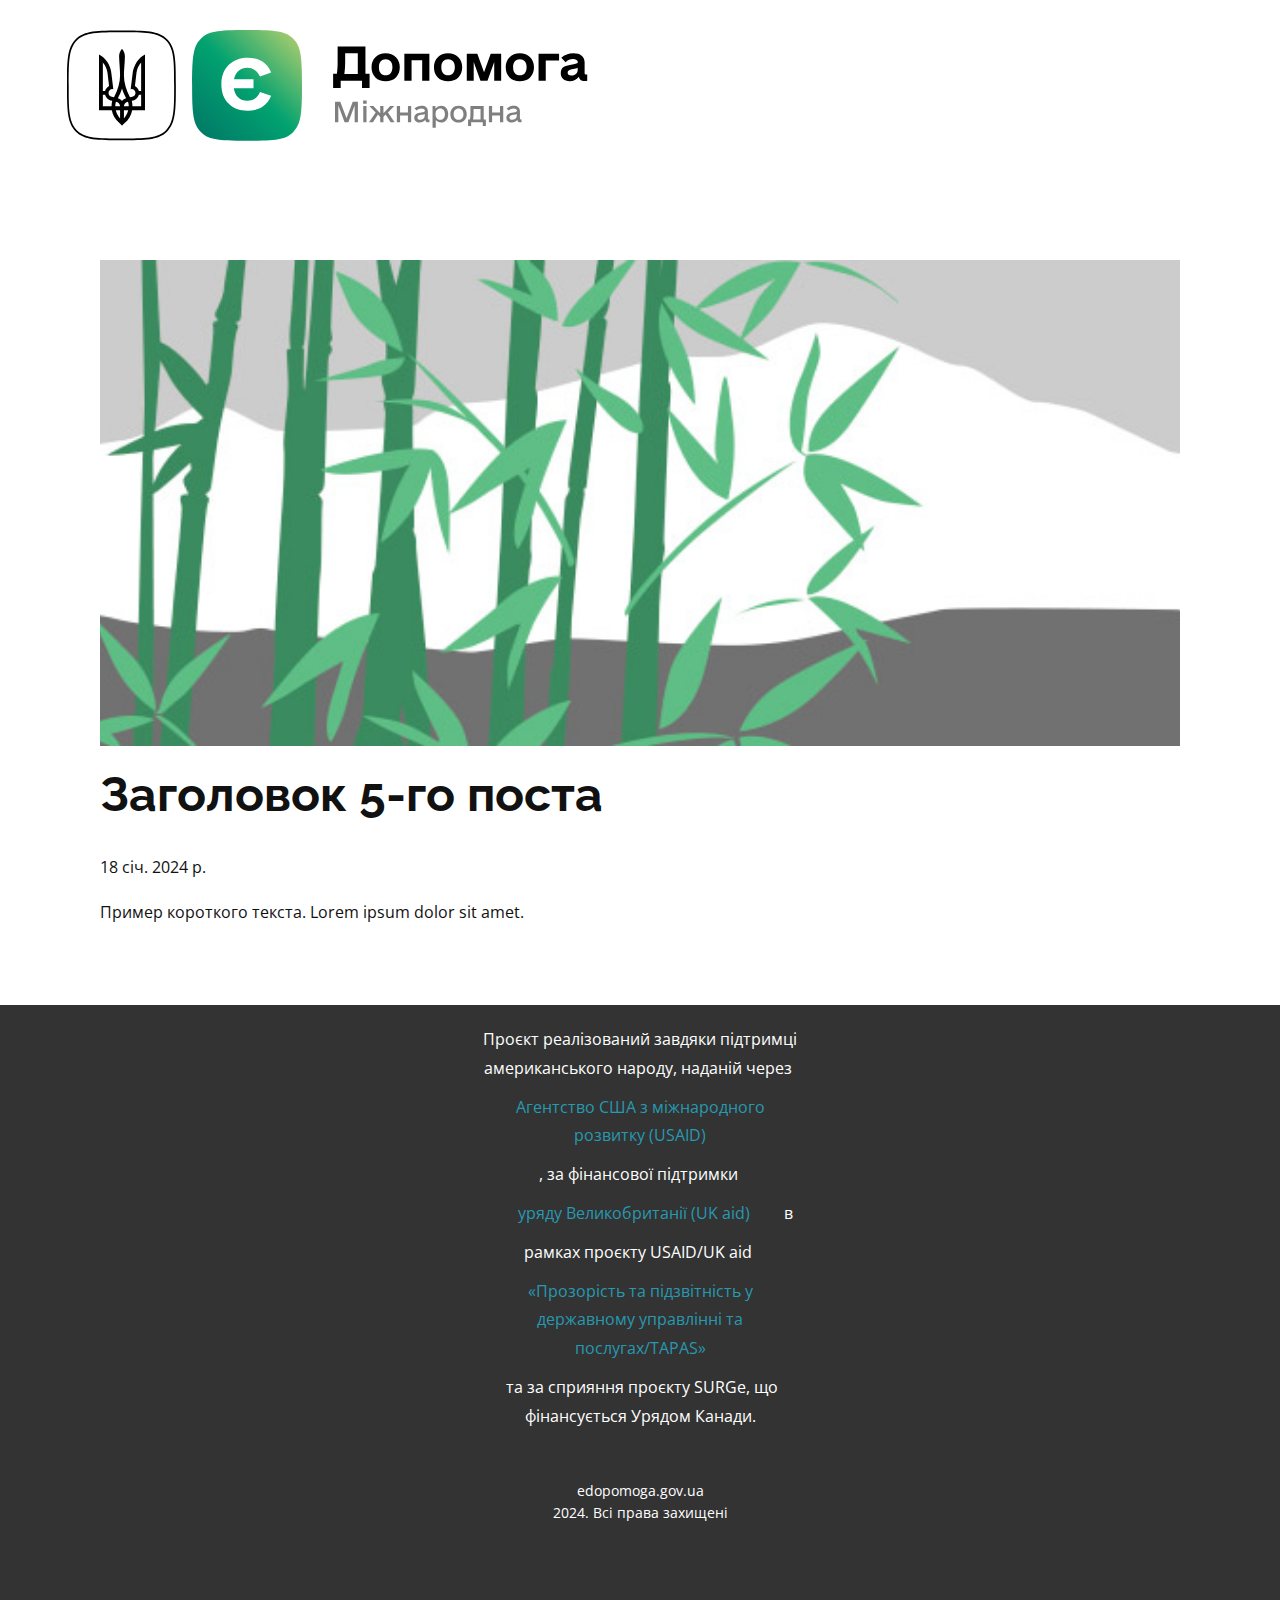
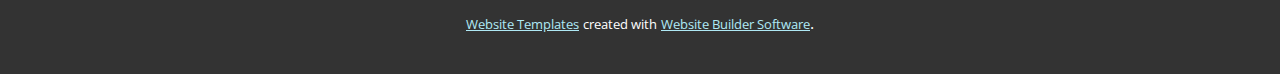
<file: blog/пост-4.html>
<!DOCTYPE html>
<html style="font-size: 16px;" lang="uk"><head>
    <meta name="viewport" content="width=device-width, initial-scale=1.0">
    <meta charset="utf-8">
    <meta name="keywords" content="Заголовок 1-го поста">
    <meta name="description" content="">
    <title>Заголовок 5-го поста</title>
    <link rel="stylesheet" href="../nicepage.css" media="screen">
<link rel="stylesheet" href="../Post-Template.css" media="screen">
    <script class="u-script" type="text/javascript" src="../jquery-1.9.1.min.js" defer=""></script>
    <script class="u-script" type="text/javascript" src="../nicepage.js" defer=""></script>
    <meta name="generator" content="Nicepage 6.3.4, nicepage.com">
    <link id="u-theme-google-font" rel="stylesheet" href="https://fonts.googleapis.com/css?family=Raleway:100,100i,200,200i,300,300i,400,400i,500,500i,600,600i,700,700i,800,800i,900,900i|Open+Sans:300,300i,400,400i,500,500i,600,600i,700,700i,800,800i">
    
    
    
    
    <script type="application/ld+json">{
		"@context": "http://schema.org",
		"@type": "Organization",
		"name": "FinUniorEC",
		"logo": "images/r4yuHhW0RnK0.svg"
}</script>
    <meta name="theme-color" content="#2799b1">
  <meta data-intl-tel-input-cdn-path="intlTelInput/"></head>
  <body data-path-to-root="./" data-include-products="false" class="u-body u-xl-mode" data-lang="uk"><header class="u-clearfix u-header u-header" id="sec-9c34"><div class="u-clearfix u-sheet u-sheet-1">
        <a href="https://nicepage.app" class="u-image u-logo u-image-1" data-image-width="227" data-image-height="49">
          <img src="../images/r4yuHhW0RnK0.svg" class="u-logo-image u-logo-image-1">
        </a>
      </div></header>
    <section class="u-align-center u-clearfix u-section-1" id="sec-c913">
      <div class="u-clearfix u-sheet u-valign-middle-md u-valign-middle-sm u-valign-middle-xs u-sheet-1"><!--post_details--><!--post_details_options_json--><!--{"source":""}--><!--/post_details_options_json--><!--blog_post-->
        <div class="u-container-style u-expanded-width u-post-details u-post-details-1">
          <div class="u-container-layout u-valign-middle u-container-layout-1"><!--blog_post_image-->
            <img alt="" class="u-blog-control u-expanded-width u-image u-image-default u-image-1" src="../images/68f64b9d.jpeg"><!--/blog_post_image--><!--blog_post_header-->
            <h2 class="u-blog-control u-text u-text-1">Заголовок 5-го поста</h2><!--/blog_post_header--><!--blog_post_metadata-->
            <div class="u-blog-control u-metadata u-metadata-1"><!--blog_post_metadata_date-->
              <span class="u-meta-date u-meta-icon">18 січ. 2024 р.</span><!--/blog_post_metadata_date--><!--blog_post_metadata_category-->
              <!--/blog_post_metadata_category--><!--blog_post_metadata_comments-->
              <!--/blog_post_metadata_comments-->
            </div><!--/blog_post_metadata--><!--blog_post_content-->
            <div class="u-align-justify u-blog-control u-post-content u-text u-text-2 fr-view">
  Пример короткого текста. Lorem ipsum dolor sit amet.
  </div><!--/blog_post_content-->
          </div>
        </div><!--/blog_post--><!--/post_details-->
      </div>
    </section>
    
    
    
    
    <footer class="u-align-center u-clearfix u-footer u-grey-80 u-footer" id="sec-90c0"><div class="u-clearfix u-sheet u-sheet-1">
        <p class="u-text u-text-1" data-lang-ru="Проєкт реалізований завдяки підтримці американського народу, наданій через&amp;nbsp;<a class=&quot;link link_reverse link_white u-active-none u-border-none u-btn u-button-style u-hover-none u-none u-text-palette-1-base u-btn-1&quot; rel=&quot;nofollow&quot; href=&quot;https://www.usaid.gov/&quot; target=&quot;_blank&quot; data-lang-ru=&quot;{&amp;quot;content&amp;quot;:&amp;quot;Агентство США з міжнародного розвитку (USAID)&amp;quot;,&amp;quot;href&amp;quot;:&amp;quot;https://www.usaid.gov/&amp;quot;}&quot; data-lang-uk=&quot;{&amp;quot;content&amp;quot;:&amp;quot;Агентство США з міжнародного розвитку (USAID)&amp;quot;,&amp;quot;href&amp;quot;:&amp;quot;https://www.usaid.gov/&amp;quot;}&quot; style=&quot;background-image: none&quot;>Агентство США з міжнародного розвитку (USAID)</a>, за фінансової підтримки&amp;nbsp;<a class=&quot;link link_reverse link_white u-active-none u-border-none u-btn u-button-style u-hover-none u-none u-text-palette-1-base u-btn-2&quot; rel=&quot;nofollow&quot; href=&quot;https://www.gov.uk/government/organisations/department-for-international-development&quot; target=&quot;_blank&quot; data-lang-ru=&quot;{&amp;quot;content&amp;quot;:&amp;quot;уряду Великобританії (UK aid)&amp;quot;,&amp;quot;href&amp;quot;:&amp;quot;https://www.gov.uk/government/organisations/department-for-international-development&amp;quot;}&quot; data-lang-uk=&quot;{&amp;quot;content&amp;quot;:&amp;quot;уряду Великобританії (UK aid)&amp;quot;,&amp;quot;href&amp;quot;:&amp;quot;https://www.gov.uk/government/organisations/department-for-international-development&amp;quot;}&quot; style=&quot;background-image: none&quot;>уряду Великобританії (UK aid)</a>&amp;nbsp;в рамках проєкту USAID/UK aid&amp;nbsp;<a class=&quot;link link_reverse link_white u-active-none u-border-none u-btn u-button-style u-hover-none u-none u-text-palette-1-base u-btn-3&quot; rel=&quot;nofollow&quot; href=&quot;https://tapas.org.ua/&quot; target=&quot;_blank&quot; data-lang-ru=&quot;{&amp;quot;content&amp;quot;:&amp;quot;«Прозорість та підзвітність у державному управлінні та послугах/TAPAS»&amp;quot;,&amp;quot;href&amp;quot;:&amp;quot;https://tapas.org.ua/&amp;quot;}&quot; data-lang-uk=&quot;{&amp;quot;content&amp;quot;:&amp;quot;«Прозорість та підзвітність у державному управлінні та послугах/TAPAS»&amp;quot;,&amp;quot;href&amp;quot;:&amp;quot;https://tapas.org.ua/&amp;quot;}&quot; style=&quot;background-image: none&quot;>«Прозорість та підзвітність у державному управлінні та послугах/TAPAS»</a>&amp;nbsp;та за сприяння проєкту SURGe, що фінансується Урядом Канади.​" data-lang-uk="Проєкт реалізований завдяки підтримці американського народу, наданій через&amp;nbsp;<a class=&quot;link link_reverse link_white u-active-none u-border-none u-btn u-button-style u-hover-none u-none u-text-palette-1-base u-btn-1&quot; rel=&quot;nofollow&quot; href=&quot;https://www.usaid.gov/&quot; target=&quot;_blank&quot; style=&quot;background-image: none&quot;>Агентство США з міжнародного розвитку (USAID)</a>, за фінансової підтримки&amp;nbsp;<a class=&quot;link link_reverse link_white u-active-none u-border-none u-btn u-button-style u-hover-none u-none u-text-palette-1-base u-btn-2&quot; rel=&quot;nofollow&quot; href=&quot;https://www.gov.uk/government/organisations/department-for-international-development&quot; target=&quot;_blank&quot; style=&quot;background-image: none&quot;>уряду Великобританії (UK aid)</a>&amp;nbsp;в рамках проєкту USAID/UK aid&amp;nbsp;<a class=&quot;link link_reverse link_white u-active-none u-border-none u-btn u-button-style u-hover-none u-none u-text-palette-1-base u-btn-3&quot; rel=&quot;nofollow&quot; href=&quot;https://tapas.org.ua/&quot; target=&quot;_blank&quot; style=&quot;background-image: none&quot;>«Прозорість та підзвітність у державному управлінні та послугах/TAPAS»</a>&amp;nbsp;та за сприяння проєкту SURGe, що фінансується Урядом Канади.​">Проєкт реалізований завдяки підтримці американського народу, наданій через&nbsp;<a class="link link_reverse link_white u-active-none u-border-none u-btn u-button-style u-hover-none u-none u-text-palette-1-base u-btn-1" rel="nofollow" href="https://www.usaid.gov/" target="_blank">Агентство США з міжнародного розвитку (USAID)</a>, за фінансової підтримки&nbsp;<a class="link link_reverse link_white u-active-none u-border-none u-btn u-button-style u-hover-none u-none u-text-palette-1-base u-btn-2" rel="nofollow" href="https://www.gov.uk/government/organisations/department-for-international-development" target="_blank">уряду Великобританії (UK aid)</a>&nbsp;в рамках проєкту USAID/UK aid&nbsp;<a class="link link_reverse link_white u-active-none u-border-none u-btn u-button-style u-hover-none u-none u-text-palette-1-base u-btn-3" rel="nofollow" href="https://tapas.org.ua/" target="_blank">«Прозорість та підзвітність у державному управлінні та послугах/TAPAS»</a>&nbsp;та за сприяння проєкту SURGe, що фінансується Урядом Канади. 
        </p>
        <p class="u-small-text u-text u-text-variant u-text-2" data-lang-ru="edopomoga.gov.ua<br>2024. Всі права захищені​" data-lang-uk="edopomoga.gov.ua<br>2024. Всі права захищені​">edopomoga.gov.ua<br>2024. Всі права захищені 
        </p>
      </div></footer>
    <section class="u-backlink u-clearfix u-grey-80">
      <a class="u-link" href="https://nicepage.com/website-templates" target="_blank">
        <span>Website Templates</span>
      </a>
      <p class="u-text">
        <span>created with</span>
      </p>
      <a class="u-link" href="" target="_blank">
        <span>Website Builder Software</span>
      </a>. 
    </section>
  
</body></html>
</file>
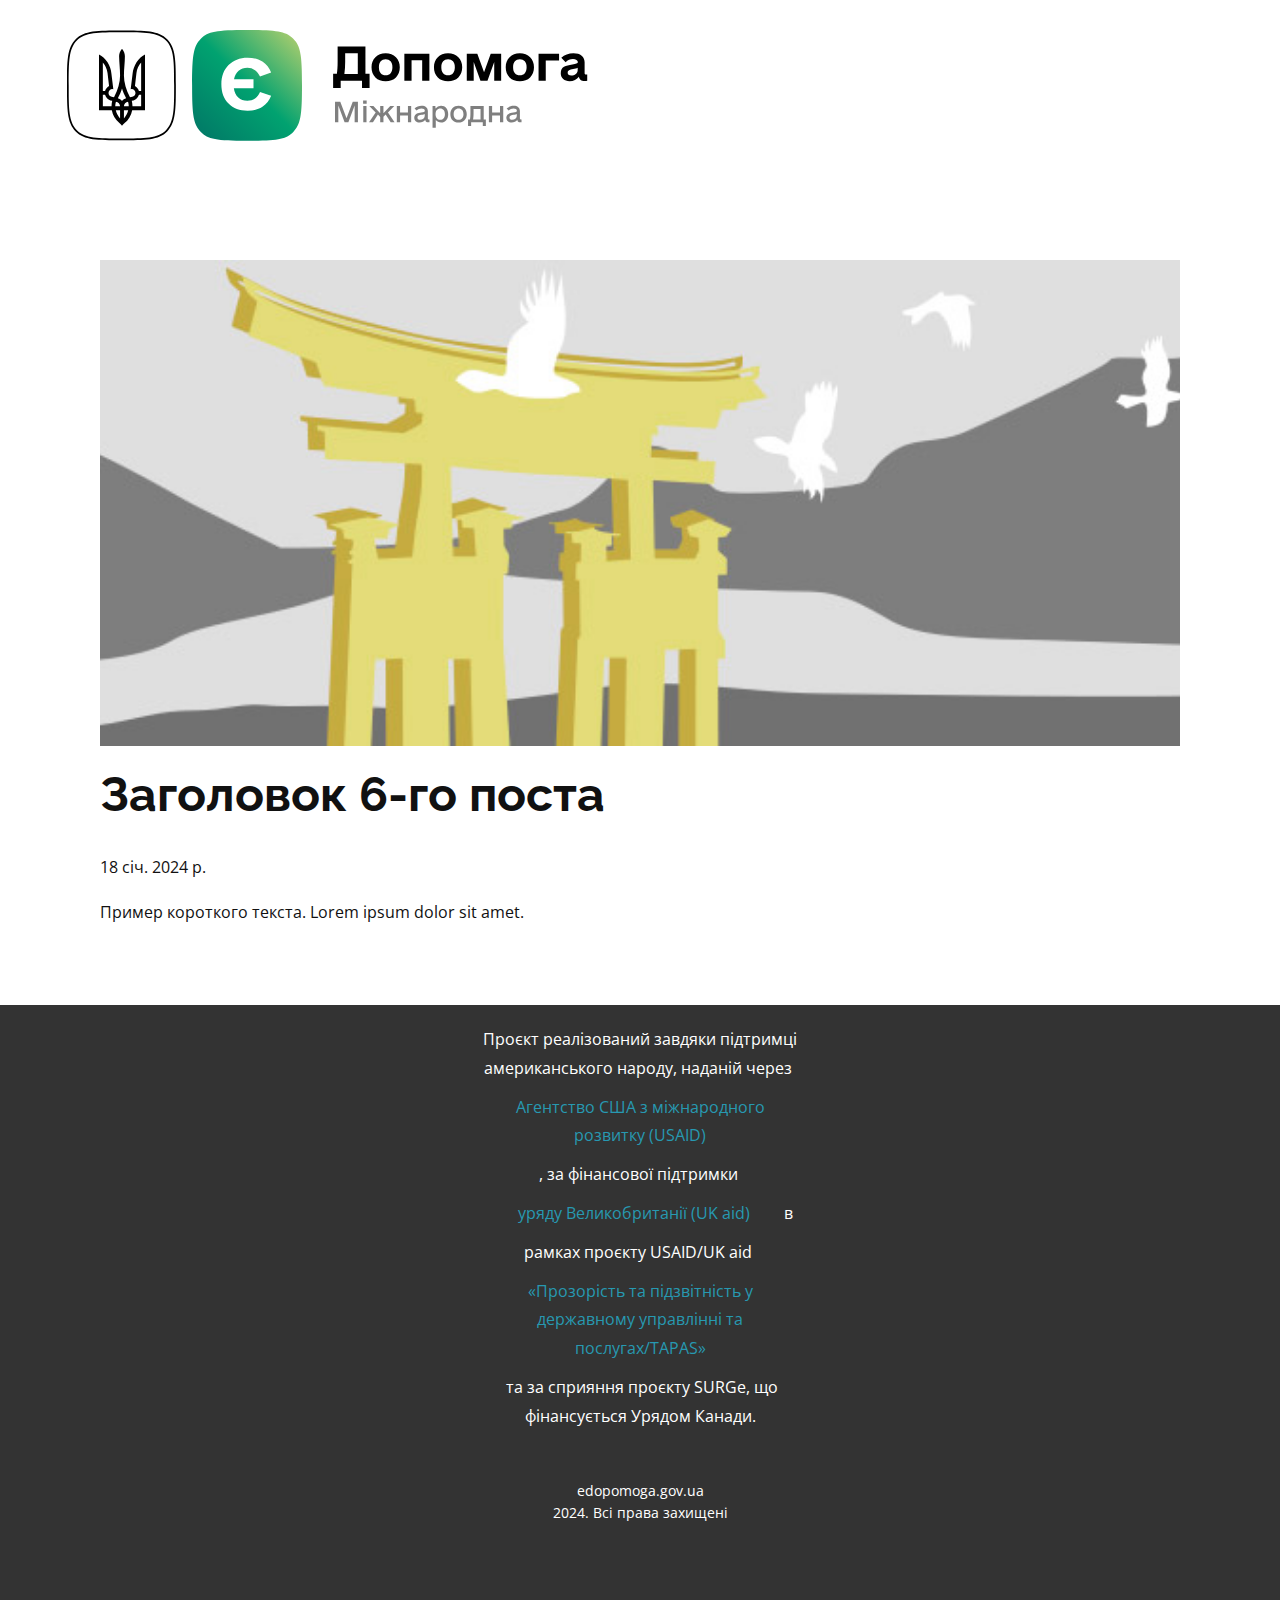
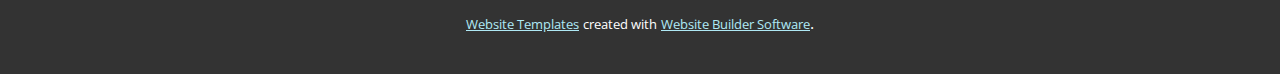
<file: blog/пост-5.html>
<!DOCTYPE html>
<html style="font-size: 16px;" lang="uk"><head>
    <meta name="viewport" content="width=device-width, initial-scale=1.0">
    <meta charset="utf-8">
    <meta name="keywords" content="Заголовок 1-го поста">
    <meta name="description" content="">
    <title>Заголовок 6-го поста</title>
    <link rel="stylesheet" href="../nicepage.css" media="screen">
<link rel="stylesheet" href="../Post-Template.css" media="screen">
    <script class="u-script" type="text/javascript" src="../jquery-1.9.1.min.js" defer=""></script>
    <script class="u-script" type="text/javascript" src="../nicepage.js" defer=""></script>
    <meta name="generator" content="Nicepage 6.3.4, nicepage.com">
    <link id="u-theme-google-font" rel="stylesheet" href="https://fonts.googleapis.com/css?family=Raleway:100,100i,200,200i,300,300i,400,400i,500,500i,600,600i,700,700i,800,800i,900,900i|Open+Sans:300,300i,400,400i,500,500i,600,600i,700,700i,800,800i">
    
    
    
    
    <script type="application/ld+json">{
		"@context": "http://schema.org",
		"@type": "Organization",
		"name": "FinUniorEC",
		"logo": "images/r4yuHhW0RnK0.svg"
}</script>
    <meta name="theme-color" content="#2799b1">
  <meta data-intl-tel-input-cdn-path="intlTelInput/"></head>
  <body data-path-to-root="./" data-include-products="false" class="u-body u-xl-mode" data-lang="uk"><header class="u-clearfix u-header u-header" id="sec-9c34"><div class="u-clearfix u-sheet u-sheet-1">
        <a href="https://nicepage.app" class="u-image u-logo u-image-1" data-image-width="227" data-image-height="49">
          <img src="../images/r4yuHhW0RnK0.svg" class="u-logo-image u-logo-image-1">
        </a>
      </div></header>
    <section class="u-align-center u-clearfix u-section-1" id="sec-c913">
      <div class="u-clearfix u-sheet u-valign-middle-md u-valign-middle-sm u-valign-middle-xs u-sheet-1"><!--post_details--><!--post_details_options_json--><!--{"source":""}--><!--/post_details_options_json--><!--blog_post-->
        <div class="u-container-style u-expanded-width u-post-details u-post-details-1">
          <div class="u-container-layout u-valign-middle u-container-layout-1"><!--blog_post_image-->
            <img alt="" class="u-blog-control u-expanded-width u-image u-image-default u-image-1" src="../images/8ad73f3c.jpeg"><!--/blog_post_image--><!--blog_post_header-->
            <h2 class="u-blog-control u-text u-text-1">Заголовок 6-го поста</h2><!--/blog_post_header--><!--blog_post_metadata-->
            <div class="u-blog-control u-metadata u-metadata-1"><!--blog_post_metadata_date-->
              <span class="u-meta-date u-meta-icon">18 січ. 2024 р.</span><!--/blog_post_metadata_date--><!--blog_post_metadata_category-->
              <!--/blog_post_metadata_category--><!--blog_post_metadata_comments-->
              <!--/blog_post_metadata_comments-->
            </div><!--/blog_post_metadata--><!--blog_post_content-->
            <div class="u-align-justify u-blog-control u-post-content u-text u-text-2 fr-view">
  Пример короткого текста. Lorem ipsum dolor sit amet.
  </div><!--/blog_post_content-->
          </div>
        </div><!--/blog_post--><!--/post_details-->
      </div>
    </section>
    
    
    
    
    <footer class="u-align-center u-clearfix u-footer u-grey-80 u-footer" id="sec-90c0"><div class="u-clearfix u-sheet u-sheet-1">
        <p class="u-text u-text-1" data-lang-ru="Проєкт реалізований завдяки підтримці американського народу, наданій через&amp;nbsp;<a class=&quot;link link_reverse link_white u-active-none u-border-none u-btn u-button-style u-hover-none u-none u-text-palette-1-base u-btn-1&quot; rel=&quot;nofollow&quot; href=&quot;https://www.usaid.gov/&quot; target=&quot;_blank&quot; data-lang-ru=&quot;{&amp;quot;content&amp;quot;:&amp;quot;Агентство США з міжнародного розвитку (USAID)&amp;quot;,&amp;quot;href&amp;quot;:&amp;quot;https://www.usaid.gov/&amp;quot;}&quot; data-lang-uk=&quot;{&amp;quot;content&amp;quot;:&amp;quot;Агентство США з міжнародного розвитку (USAID)&amp;quot;,&amp;quot;href&amp;quot;:&amp;quot;https://www.usaid.gov/&amp;quot;}&quot; style=&quot;background-image: none&quot;>Агентство США з міжнародного розвитку (USAID)</a>, за фінансової підтримки&amp;nbsp;<a class=&quot;link link_reverse link_white u-active-none u-border-none u-btn u-button-style u-hover-none u-none u-text-palette-1-base u-btn-2&quot; rel=&quot;nofollow&quot; href=&quot;https://www.gov.uk/government/organisations/department-for-international-development&quot; target=&quot;_blank&quot; data-lang-ru=&quot;{&amp;quot;content&amp;quot;:&amp;quot;уряду Великобританії (UK aid)&amp;quot;,&amp;quot;href&amp;quot;:&amp;quot;https://www.gov.uk/government/organisations/department-for-international-development&amp;quot;}&quot; data-lang-uk=&quot;{&amp;quot;content&amp;quot;:&amp;quot;уряду Великобританії (UK aid)&amp;quot;,&amp;quot;href&amp;quot;:&amp;quot;https://www.gov.uk/government/organisations/department-for-international-development&amp;quot;}&quot; style=&quot;background-image: none&quot;>уряду Великобританії (UK aid)</a>&amp;nbsp;в рамках проєкту USAID/UK aid&amp;nbsp;<a class=&quot;link link_reverse link_white u-active-none u-border-none u-btn u-button-style u-hover-none u-none u-text-palette-1-base u-btn-3&quot; rel=&quot;nofollow&quot; href=&quot;https://tapas.org.ua/&quot; target=&quot;_blank&quot; data-lang-ru=&quot;{&amp;quot;content&amp;quot;:&amp;quot;«Прозорість та підзвітність у державному управлінні та послугах/TAPAS»&amp;quot;,&amp;quot;href&amp;quot;:&amp;quot;https://tapas.org.ua/&amp;quot;}&quot; data-lang-uk=&quot;{&amp;quot;content&amp;quot;:&amp;quot;«Прозорість та підзвітність у державному управлінні та послугах/TAPAS»&amp;quot;,&amp;quot;href&amp;quot;:&amp;quot;https://tapas.org.ua/&amp;quot;}&quot; style=&quot;background-image: none&quot;>«Прозорість та підзвітність у державному управлінні та послугах/TAPAS»</a>&amp;nbsp;та за сприяння проєкту SURGe, що фінансується Урядом Канади.​" data-lang-uk="Проєкт реалізований завдяки підтримці американського народу, наданій через&amp;nbsp;<a class=&quot;link link_reverse link_white u-active-none u-border-none u-btn u-button-style u-hover-none u-none u-text-palette-1-base u-btn-1&quot; rel=&quot;nofollow&quot; href=&quot;https://www.usaid.gov/&quot; target=&quot;_blank&quot; style=&quot;background-image: none&quot;>Агентство США з міжнародного розвитку (USAID)</a>, за фінансової підтримки&amp;nbsp;<a class=&quot;link link_reverse link_white u-active-none u-border-none u-btn u-button-style u-hover-none u-none u-text-palette-1-base u-btn-2&quot; rel=&quot;nofollow&quot; href=&quot;https://www.gov.uk/government/organisations/department-for-international-development&quot; target=&quot;_blank&quot; style=&quot;background-image: none&quot;>уряду Великобританії (UK aid)</a>&amp;nbsp;в рамках проєкту USAID/UK aid&amp;nbsp;<a class=&quot;link link_reverse link_white u-active-none u-border-none u-btn u-button-style u-hover-none u-none u-text-palette-1-base u-btn-3&quot; rel=&quot;nofollow&quot; href=&quot;https://tapas.org.ua/&quot; target=&quot;_blank&quot; style=&quot;background-image: none&quot;>«Прозорість та підзвітність у державному управлінні та послугах/TAPAS»</a>&amp;nbsp;та за сприяння проєкту SURGe, що фінансується Урядом Канади.​">Проєкт реалізований завдяки підтримці американського народу, наданій через&nbsp;<a class="link link_reverse link_white u-active-none u-border-none u-btn u-button-style u-hover-none u-none u-text-palette-1-base u-btn-1" rel="nofollow" href="https://www.usaid.gov/" target="_blank">Агентство США з міжнародного розвитку (USAID)</a>, за фінансової підтримки&nbsp;<a class="link link_reverse link_white u-active-none u-border-none u-btn u-button-style u-hover-none u-none u-text-palette-1-base u-btn-2" rel="nofollow" href="https://www.gov.uk/government/organisations/department-for-international-development" target="_blank">уряду Великобританії (UK aid)</a>&nbsp;в рамках проєкту USAID/UK aid&nbsp;<a class="link link_reverse link_white u-active-none u-border-none u-btn u-button-style u-hover-none u-none u-text-palette-1-base u-btn-3" rel="nofollow" href="https://tapas.org.ua/" target="_blank">«Прозорість та підзвітність у державному управлінні та послугах/TAPAS»</a>&nbsp;та за сприяння проєкту SURGe, що фінансується Урядом Канади. 
        </p>
        <p class="u-small-text u-text u-text-variant u-text-2" data-lang-ru="edopomoga.gov.ua<br>2024. Всі права захищені​" data-lang-uk="edopomoga.gov.ua<br>2024. Всі права захищені​">edopomoga.gov.ua<br>2024. Всі права захищені 
        </p>
      </div></footer>
    <section class="u-backlink u-clearfix u-grey-80">
      <a class="u-link" href="https://nicepage.com/website-templates" target="_blank">
        <span>Website Templates</span>
      </a>
      <p class="u-text">
        <span>created with</span>
      </p>
      <a class="u-link" href="" target="_blank">
        <span>Website Builder Software</span>
      </a>. 
    </section>
  
</body></html>
</file>
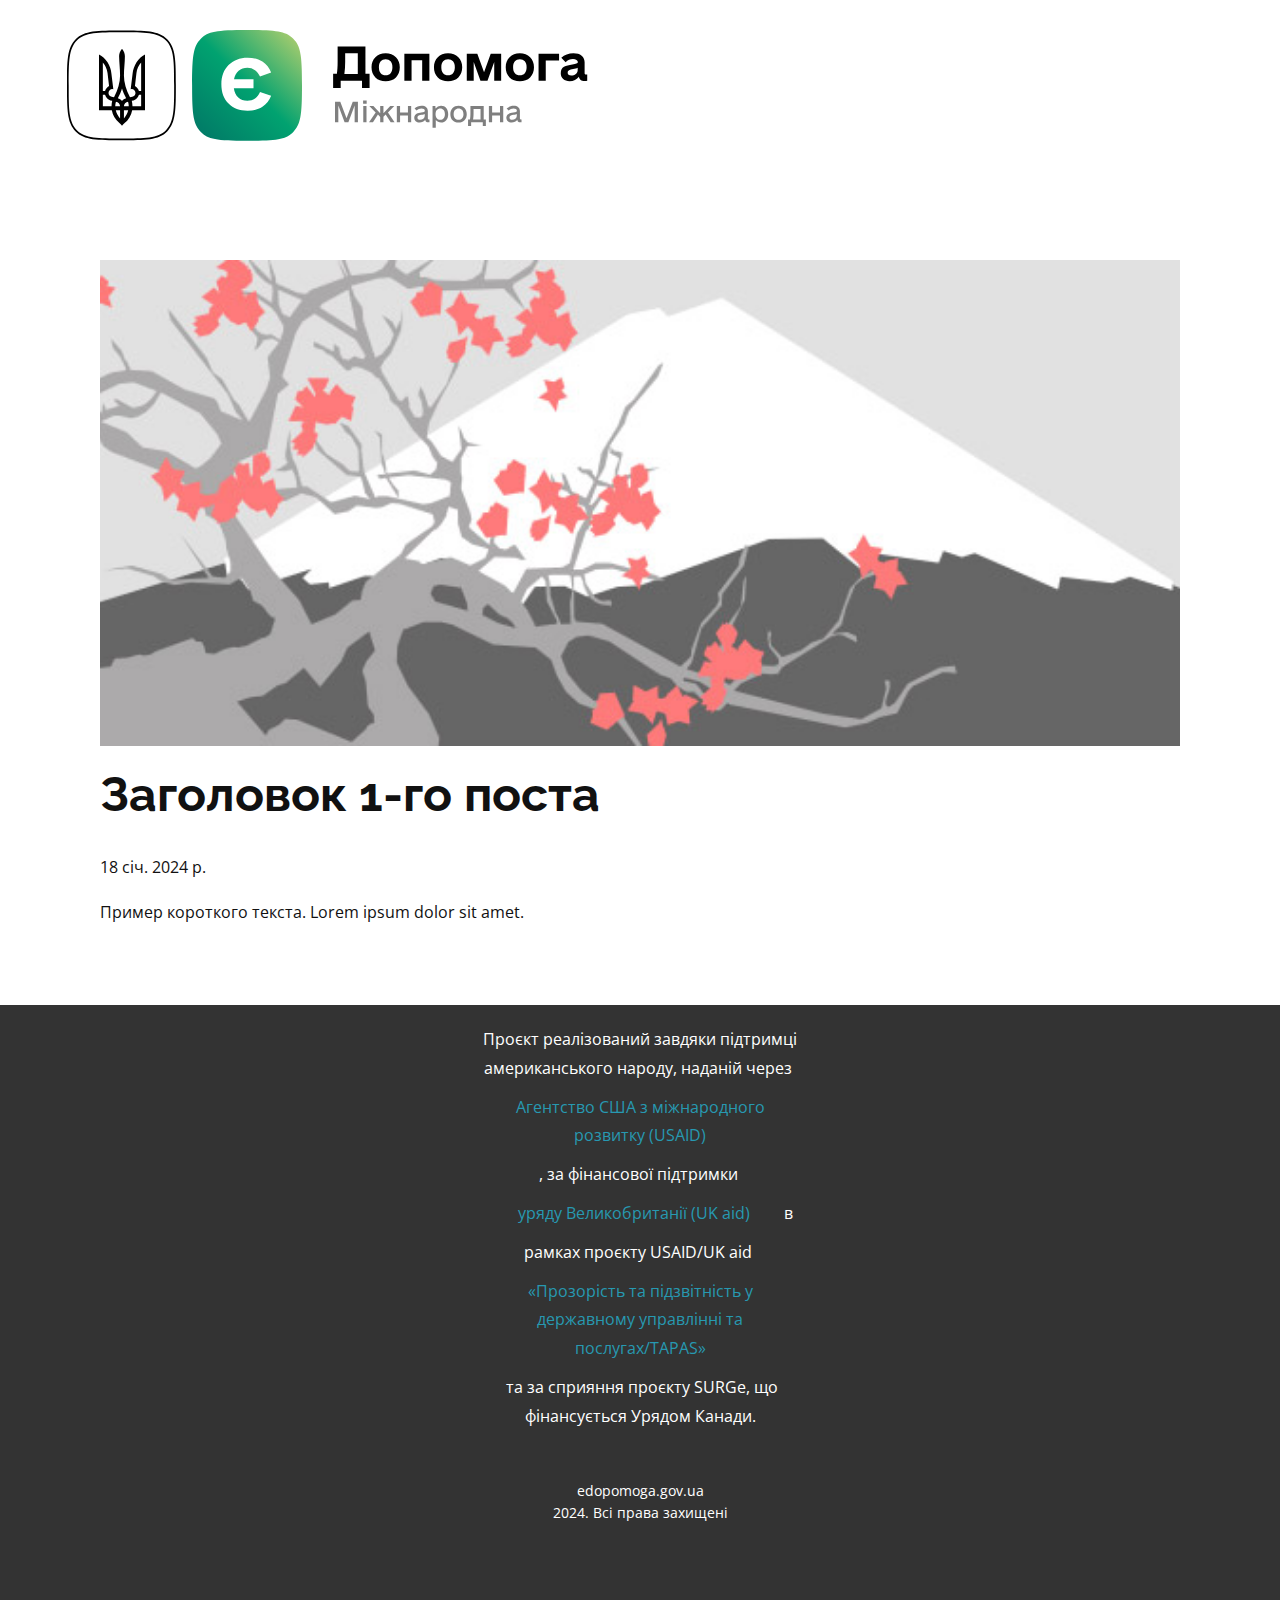
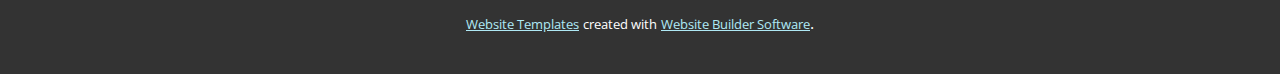
<file: blog/пост.html>
<!DOCTYPE html>
<html style="font-size: 16px;" lang="uk"><head>
    <meta name="viewport" content="width=device-width, initial-scale=1.0">
    <meta charset="utf-8">
    <meta name="keywords" content="Заголовок 1-го поста">
    <meta name="description" content="">
    <title>Заголовок 1-го поста</title>
    <link rel="stylesheet" href="../nicepage.css" media="screen">
<link rel="stylesheet" href="../Post-Template.css" media="screen">
    <script class="u-script" type="text/javascript" src="../jquery-1.9.1.min.js" defer=""></script>
    <script class="u-script" type="text/javascript" src="../nicepage.js" defer=""></script>
    <meta name="generator" content="Nicepage 6.3.4, nicepage.com">
    <link id="u-theme-google-font" rel="stylesheet" href="https://fonts.googleapis.com/css?family=Raleway:100,100i,200,200i,300,300i,400,400i,500,500i,600,600i,700,700i,800,800i,900,900i|Open+Sans:300,300i,400,400i,500,500i,600,600i,700,700i,800,800i">
    
    
    
    
    <script type="application/ld+json">{
		"@context": "http://schema.org",
		"@type": "Organization",
		"name": "FinUniorEC",
		"logo": "images/r4yuHhW0RnK0.svg"
}</script>
    <meta name="theme-color" content="#2799b1">
  <meta data-intl-tel-input-cdn-path="intlTelInput/"></head>
  <body data-path-to-root="./" data-include-products="false" class="u-body u-xl-mode" data-lang="uk"><header class="u-clearfix u-header u-header" id="sec-9c34"><div class="u-clearfix u-sheet u-sheet-1">
        <a href="https://nicepage.app" class="u-image u-logo u-image-1" data-image-width="227" data-image-height="49">
          <img src="../images/r4yuHhW0RnK0.svg" class="u-logo-image u-logo-image-1">
        </a>
      </div></header>
    <section class="u-align-center u-clearfix u-section-1" id="sec-c913">
      <div class="u-clearfix u-sheet u-valign-middle-md u-valign-middle-sm u-valign-middle-xs u-sheet-1"><!--post_details--><!--post_details_options_json--><!--{"source":""}--><!--/post_details_options_json--><!--blog_post-->
        <div class="u-container-style u-expanded-width u-post-details u-post-details-1">
          <div class="u-container-layout u-valign-middle u-container-layout-1"><!--blog_post_image-->
            <img alt="" class="u-blog-control u-expanded-width u-image u-image-default u-image-1" src="../images/0fd3416c.jpeg"><!--/blog_post_image--><!--blog_post_header-->
            <h2 class="u-blog-control u-text u-text-1">Заголовок 1-го поста</h2><!--/blog_post_header--><!--blog_post_metadata-->
            <div class="u-blog-control u-metadata u-metadata-1"><!--blog_post_metadata_date-->
              <span class="u-meta-date u-meta-icon">18 січ. 2024 р.</span><!--/blog_post_metadata_date--><!--blog_post_metadata_category-->
              <!--/blog_post_metadata_category--><!--blog_post_metadata_comments-->
              <!--/blog_post_metadata_comments-->
            </div><!--/blog_post_metadata--><!--blog_post_content-->
            <div class="u-align-justify u-blog-control u-post-content u-text u-text-2 fr-view">
  Пример короткого текста. Lorem ipsum dolor sit amet.
  </div><!--/blog_post_content-->
          </div>
        </div><!--/blog_post--><!--/post_details-->
      </div>
    </section>
    
    
    
    
    <footer class="u-align-center u-clearfix u-footer u-grey-80 u-footer" id="sec-90c0"><div class="u-clearfix u-sheet u-sheet-1">
        <p class="u-text u-text-1" data-lang-ru="Проєкт реалізований завдяки підтримці американського народу, наданій через&amp;nbsp;<a class=&quot;link link_reverse link_white u-active-none u-border-none u-btn u-button-style u-hover-none u-none u-text-palette-1-base u-btn-1&quot; rel=&quot;nofollow&quot; href=&quot;https://www.usaid.gov/&quot; target=&quot;_blank&quot; data-lang-ru=&quot;{&amp;quot;content&amp;quot;:&amp;quot;Агентство США з міжнародного розвитку (USAID)&amp;quot;,&amp;quot;href&amp;quot;:&amp;quot;https://www.usaid.gov/&amp;quot;}&quot; data-lang-uk=&quot;{&amp;quot;content&amp;quot;:&amp;quot;Агентство США з міжнародного розвитку (USAID)&amp;quot;,&amp;quot;href&amp;quot;:&amp;quot;https://www.usaid.gov/&amp;quot;}&quot; style=&quot;background-image: none&quot;>Агентство США з міжнародного розвитку (USAID)</a>, за фінансової підтримки&amp;nbsp;<a class=&quot;link link_reverse link_white u-active-none u-border-none u-btn u-button-style u-hover-none u-none u-text-palette-1-base u-btn-2&quot; rel=&quot;nofollow&quot; href=&quot;https://www.gov.uk/government/organisations/department-for-international-development&quot; target=&quot;_blank&quot; data-lang-ru=&quot;{&amp;quot;content&amp;quot;:&amp;quot;уряду Великобританії (UK aid)&amp;quot;,&amp;quot;href&amp;quot;:&amp;quot;https://www.gov.uk/government/organisations/department-for-international-development&amp;quot;}&quot; data-lang-uk=&quot;{&amp;quot;content&amp;quot;:&amp;quot;уряду Великобританії (UK aid)&amp;quot;,&amp;quot;href&amp;quot;:&amp;quot;https://www.gov.uk/government/organisations/department-for-international-development&amp;quot;}&quot; style=&quot;background-image: none&quot;>уряду Великобританії (UK aid)</a>&amp;nbsp;в рамках проєкту USAID/UK aid&amp;nbsp;<a class=&quot;link link_reverse link_white u-active-none u-border-none u-btn u-button-style u-hover-none u-none u-text-palette-1-base u-btn-3&quot; rel=&quot;nofollow&quot; href=&quot;https://tapas.org.ua/&quot; target=&quot;_blank&quot; data-lang-ru=&quot;{&amp;quot;content&amp;quot;:&amp;quot;«Прозорість та підзвітність у державному управлінні та послугах/TAPAS»&amp;quot;,&amp;quot;href&amp;quot;:&amp;quot;https://tapas.org.ua/&amp;quot;}&quot; data-lang-uk=&quot;{&amp;quot;content&amp;quot;:&amp;quot;«Прозорість та підзвітність у державному управлінні та послугах/TAPAS»&amp;quot;,&amp;quot;href&amp;quot;:&amp;quot;https://tapas.org.ua/&amp;quot;}&quot; style=&quot;background-image: none&quot;>«Прозорість та підзвітність у державному управлінні та послугах/TAPAS»</a>&amp;nbsp;та за сприяння проєкту SURGe, що фінансується Урядом Канади.​" data-lang-uk="Проєкт реалізований завдяки підтримці американського народу, наданій через&amp;nbsp;<a class=&quot;link link_reverse link_white u-active-none u-border-none u-btn u-button-style u-hover-none u-none u-text-palette-1-base u-btn-1&quot; rel=&quot;nofollow&quot; href=&quot;https://www.usaid.gov/&quot; target=&quot;_blank&quot; style=&quot;background-image: none&quot;>Агентство США з міжнародного розвитку (USAID)</a>, за фінансової підтримки&amp;nbsp;<a class=&quot;link link_reverse link_white u-active-none u-border-none u-btn u-button-style u-hover-none u-none u-text-palette-1-base u-btn-2&quot; rel=&quot;nofollow&quot; href=&quot;https://www.gov.uk/government/organisations/department-for-international-development&quot; target=&quot;_blank&quot; style=&quot;background-image: none&quot;>уряду Великобританії (UK aid)</a>&amp;nbsp;в рамках проєкту USAID/UK aid&amp;nbsp;<a class=&quot;link link_reverse link_white u-active-none u-border-none u-btn u-button-style u-hover-none u-none u-text-palette-1-base u-btn-3&quot; rel=&quot;nofollow&quot; href=&quot;https://tapas.org.ua/&quot; target=&quot;_blank&quot; style=&quot;background-image: none&quot;>«Прозорість та підзвітність у державному управлінні та послугах/TAPAS»</a>&amp;nbsp;та за сприяння проєкту SURGe, що фінансується Урядом Канади.​">Проєкт реалізований завдяки підтримці американського народу, наданій через&nbsp;<a class="link link_reverse link_white u-active-none u-border-none u-btn u-button-style u-hover-none u-none u-text-palette-1-base u-btn-1" rel="nofollow" href="https://www.usaid.gov/" target="_blank">Агентство США з міжнародного розвитку (USAID)</a>, за фінансової підтримки&nbsp;<a class="link link_reverse link_white u-active-none u-border-none u-btn u-button-style u-hover-none u-none u-text-palette-1-base u-btn-2" rel="nofollow" href="https://www.gov.uk/government/organisations/department-for-international-development" target="_blank">уряду Великобританії (UK aid)</a>&nbsp;в рамках проєкту USAID/UK aid&nbsp;<a class="link link_reverse link_white u-active-none u-border-none u-btn u-button-style u-hover-none u-none u-text-palette-1-base u-btn-3" rel="nofollow" href="https://tapas.org.ua/" target="_blank">«Прозорість та підзвітність у державному управлінні та послугах/TAPAS»</a>&nbsp;та за сприяння проєкту SURGe, що фінансується Урядом Канади. 
        </p>
        <p class="u-small-text u-text u-text-variant u-text-2" data-lang-ru="edopomoga.gov.ua<br>2024. Всі права захищені​" data-lang-uk="edopomoga.gov.ua<br>2024. Всі права захищені​">edopomoga.gov.ua<br>2024. Всі права захищені 
        </p>
      </div></footer>
    <section class="u-backlink u-clearfix u-grey-80">
      <a class="u-link" href="https://nicepage.com/website-templates" target="_blank">
        <span>Website Templates</span>
      </a>
      <p class="u-text">
        <span>created with</span>
      </p>
      <a class="u-link" href="" target="_blank">
        <span>Website Builder Software</span>
      </a>. 
    </section>
  
</body></html>
</file>
